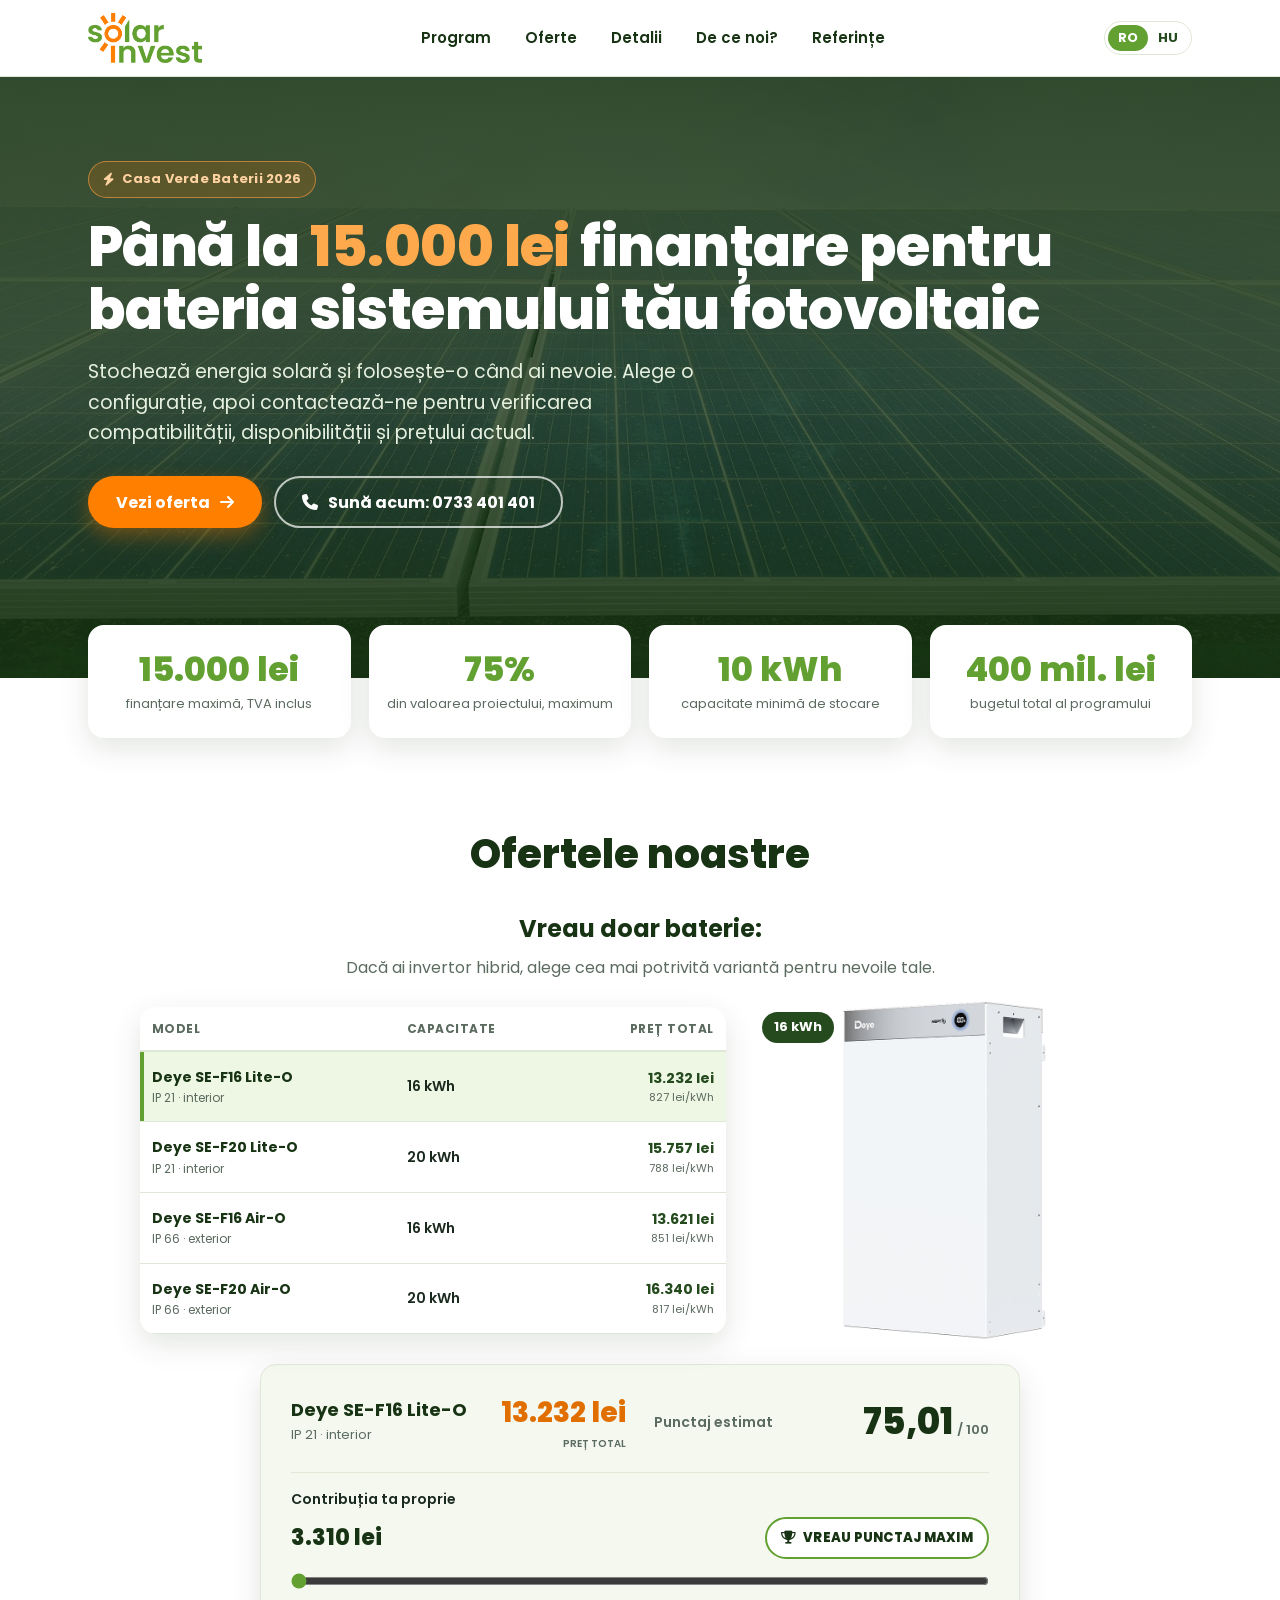
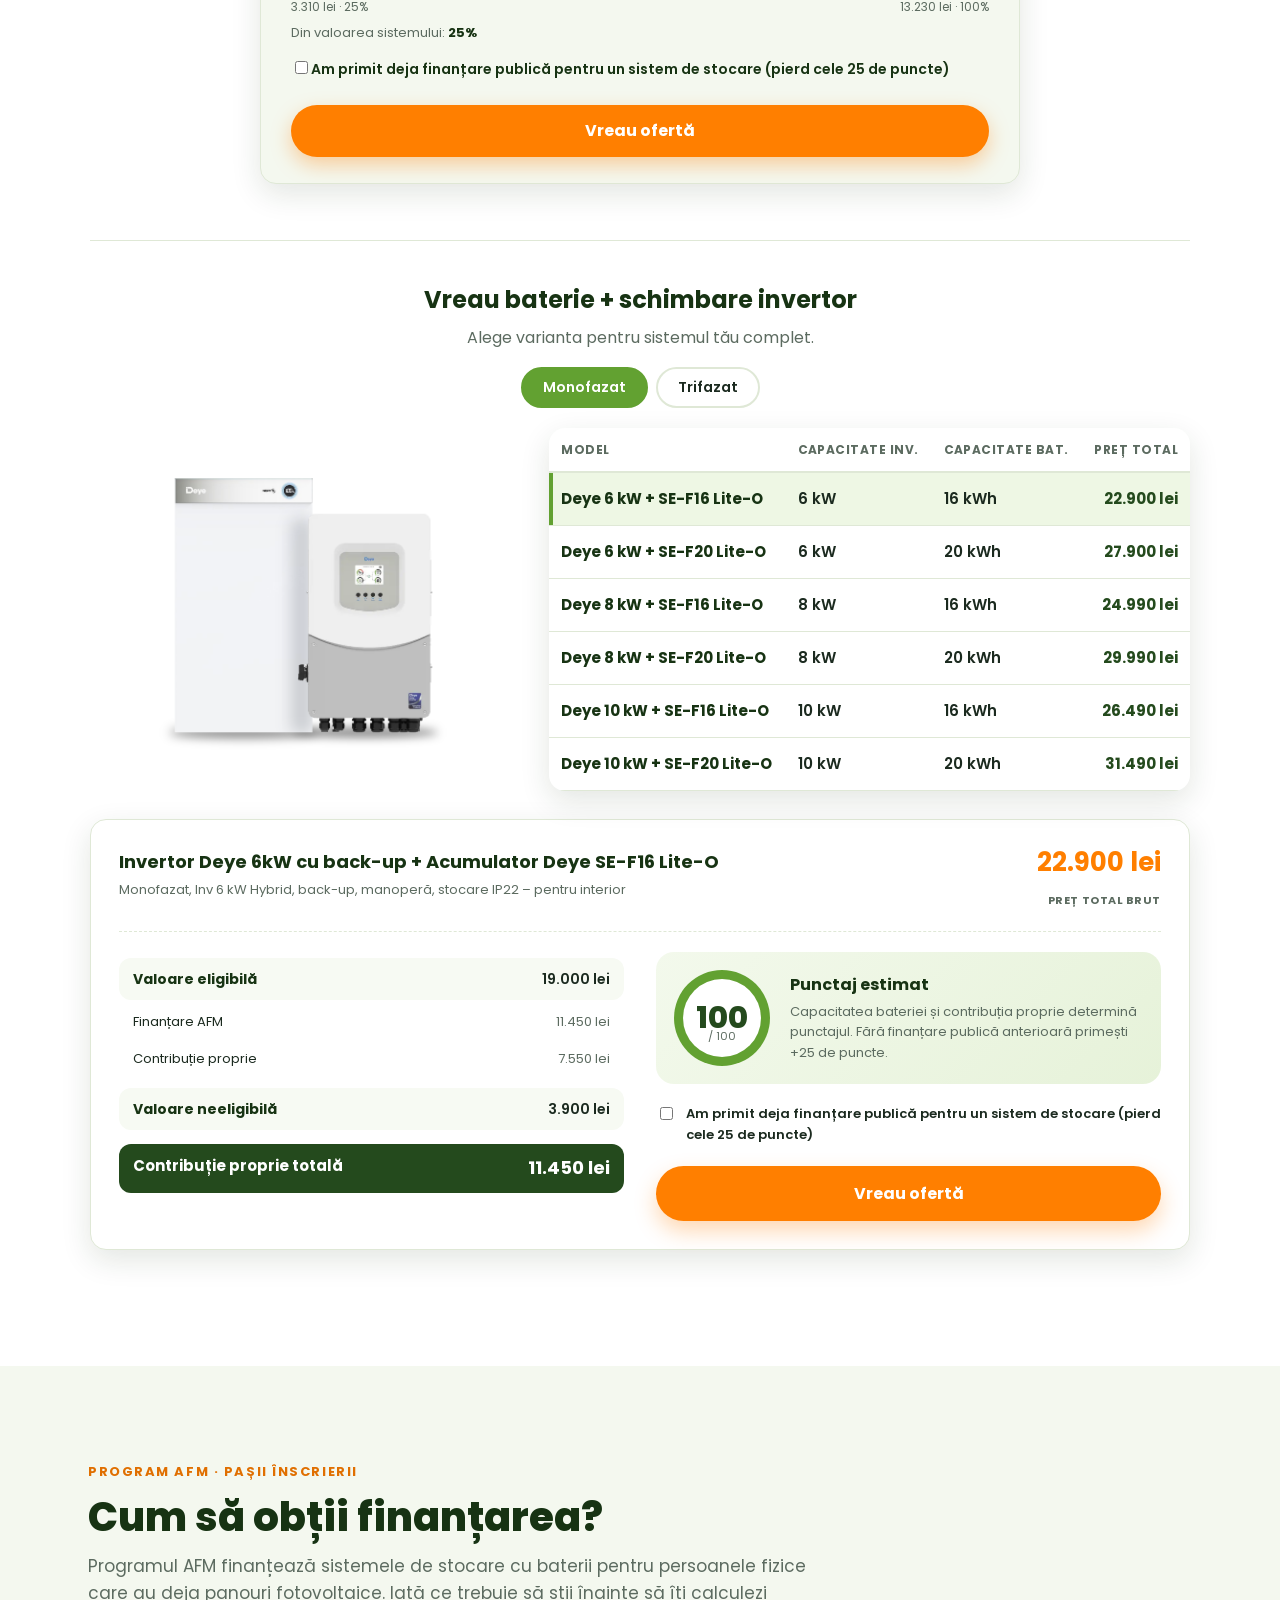
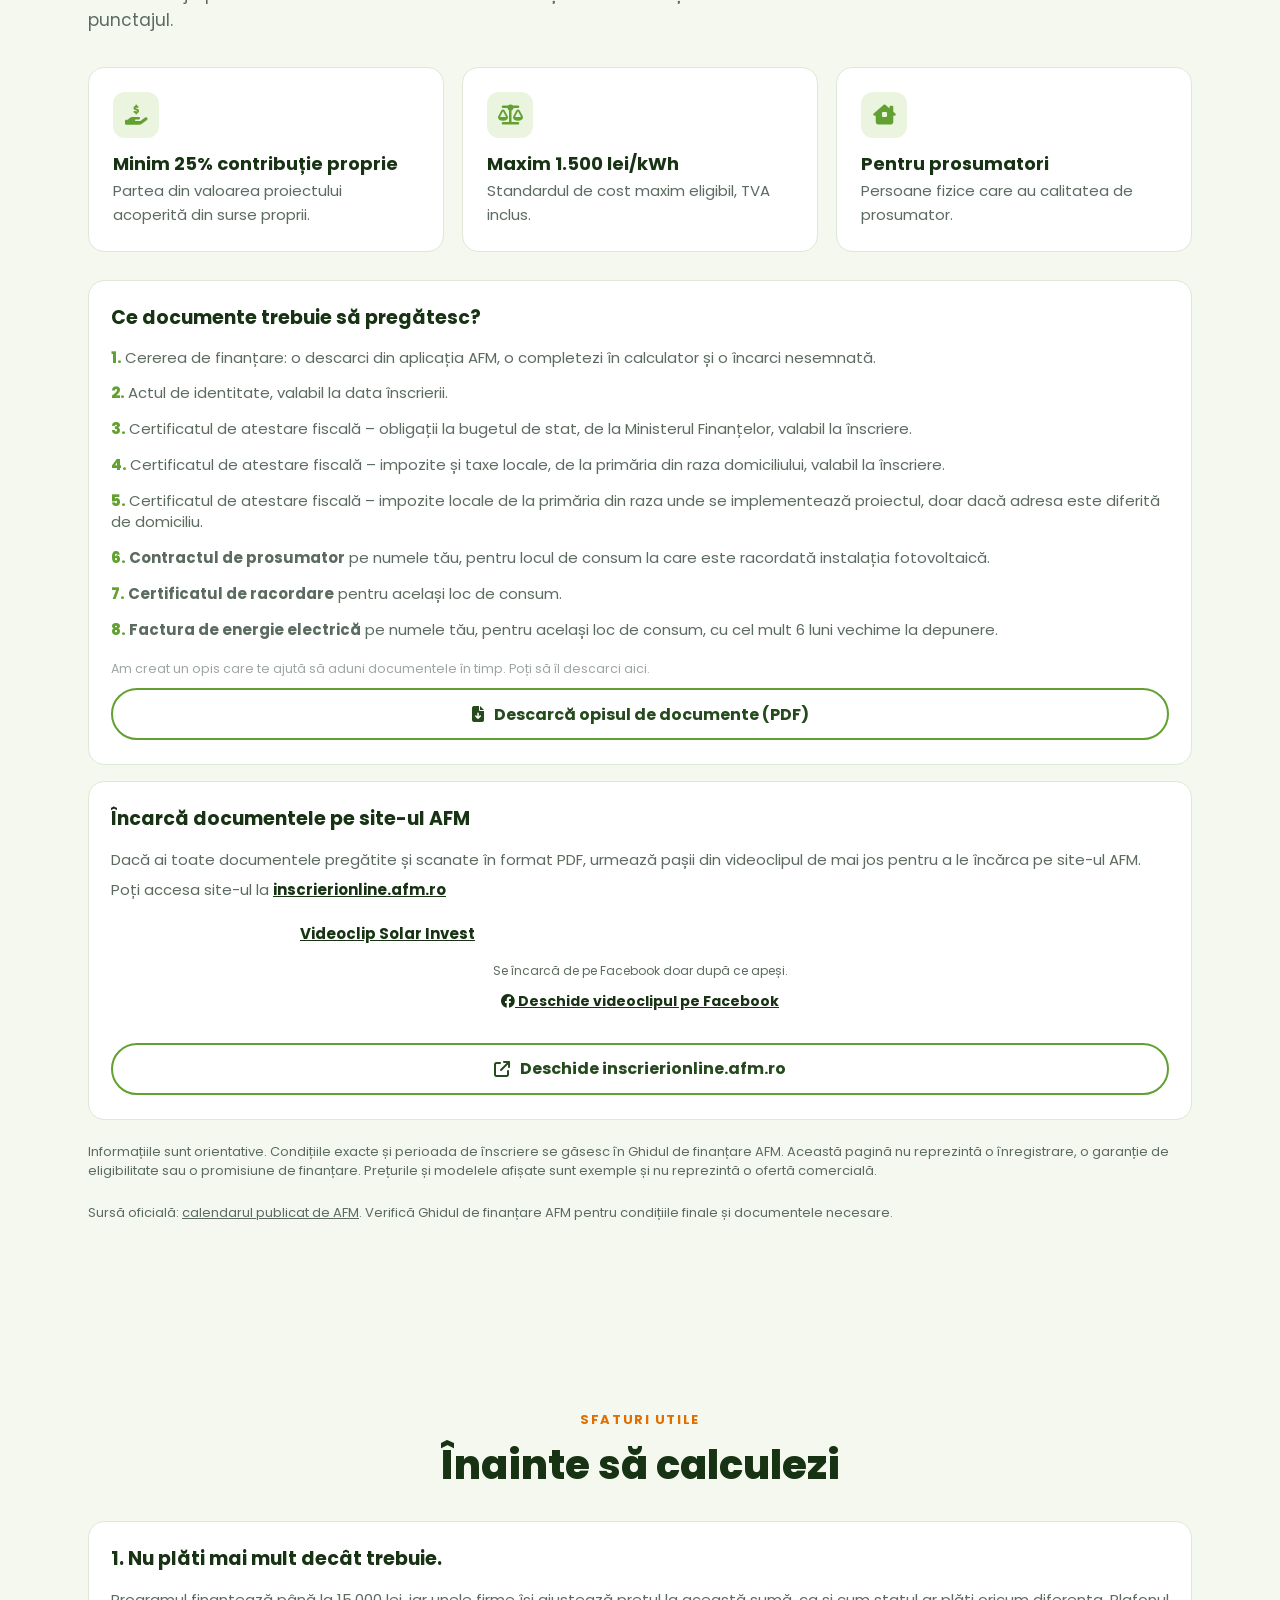
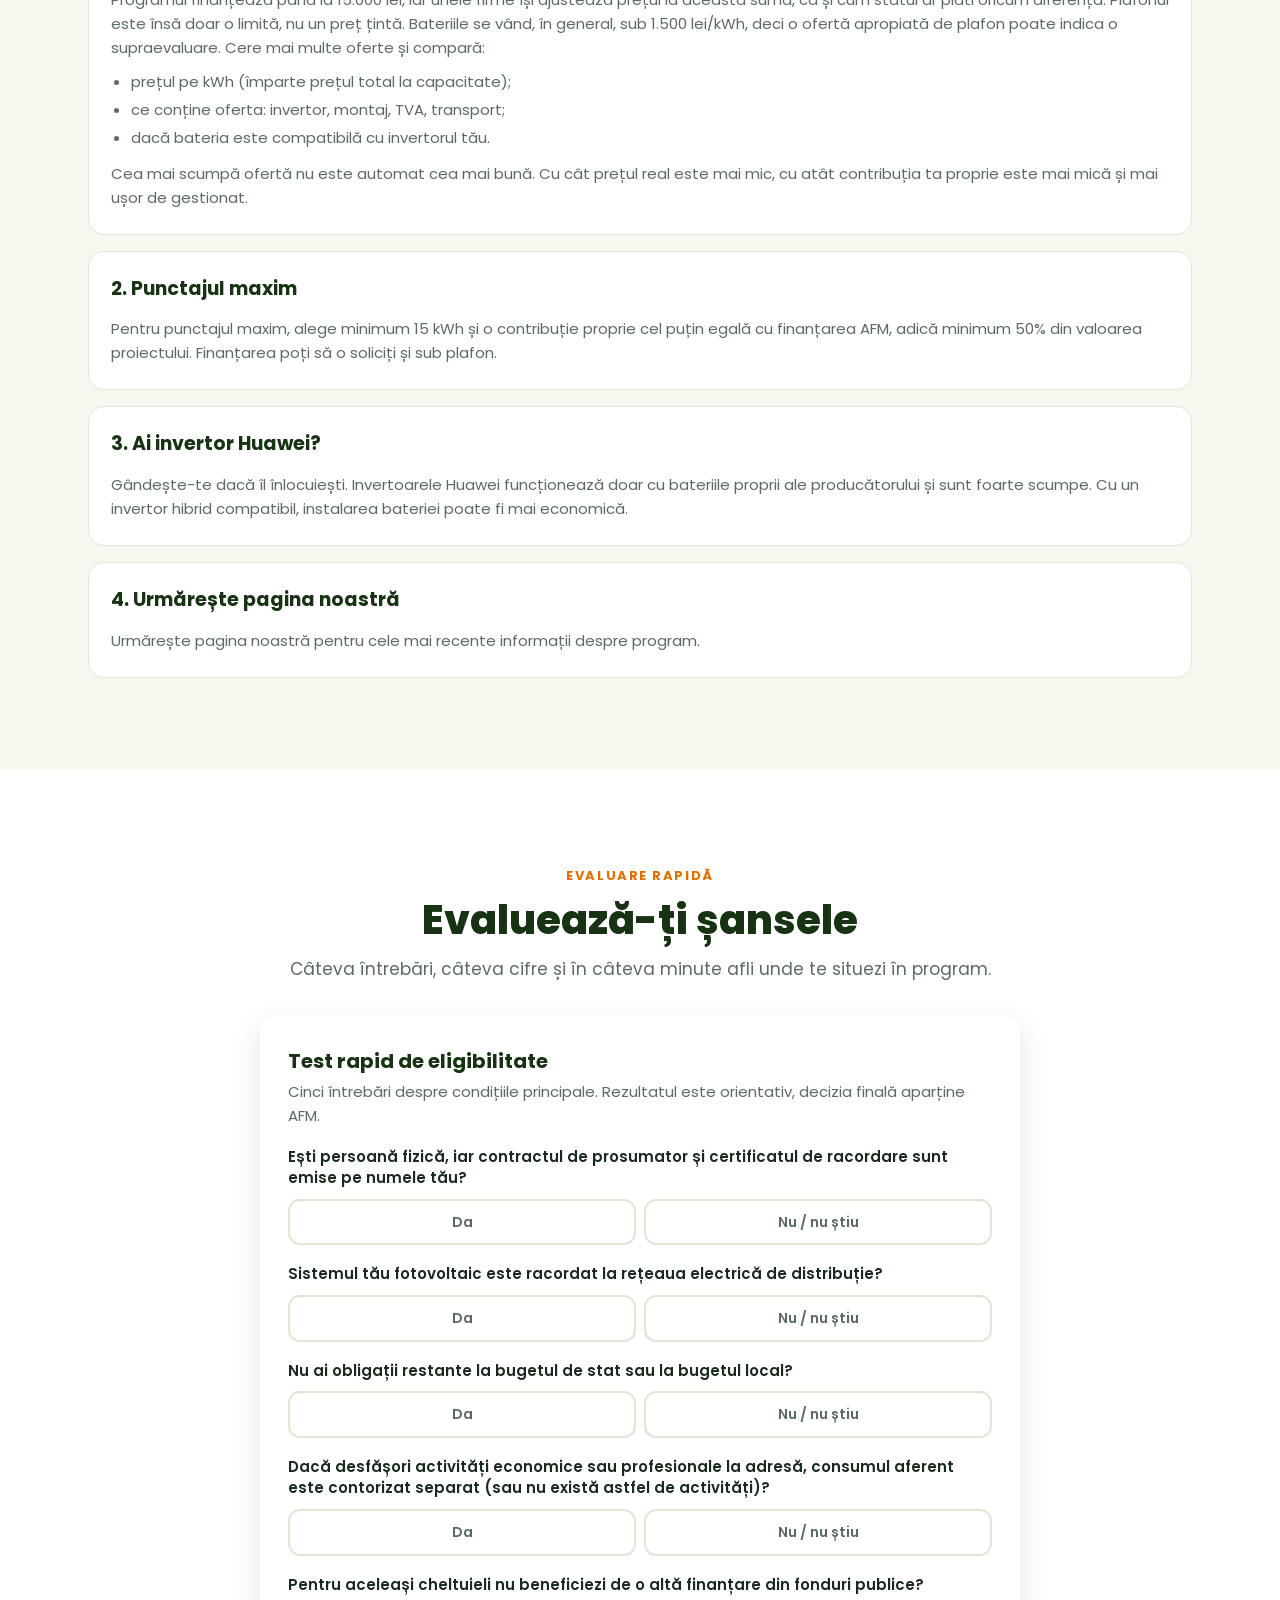
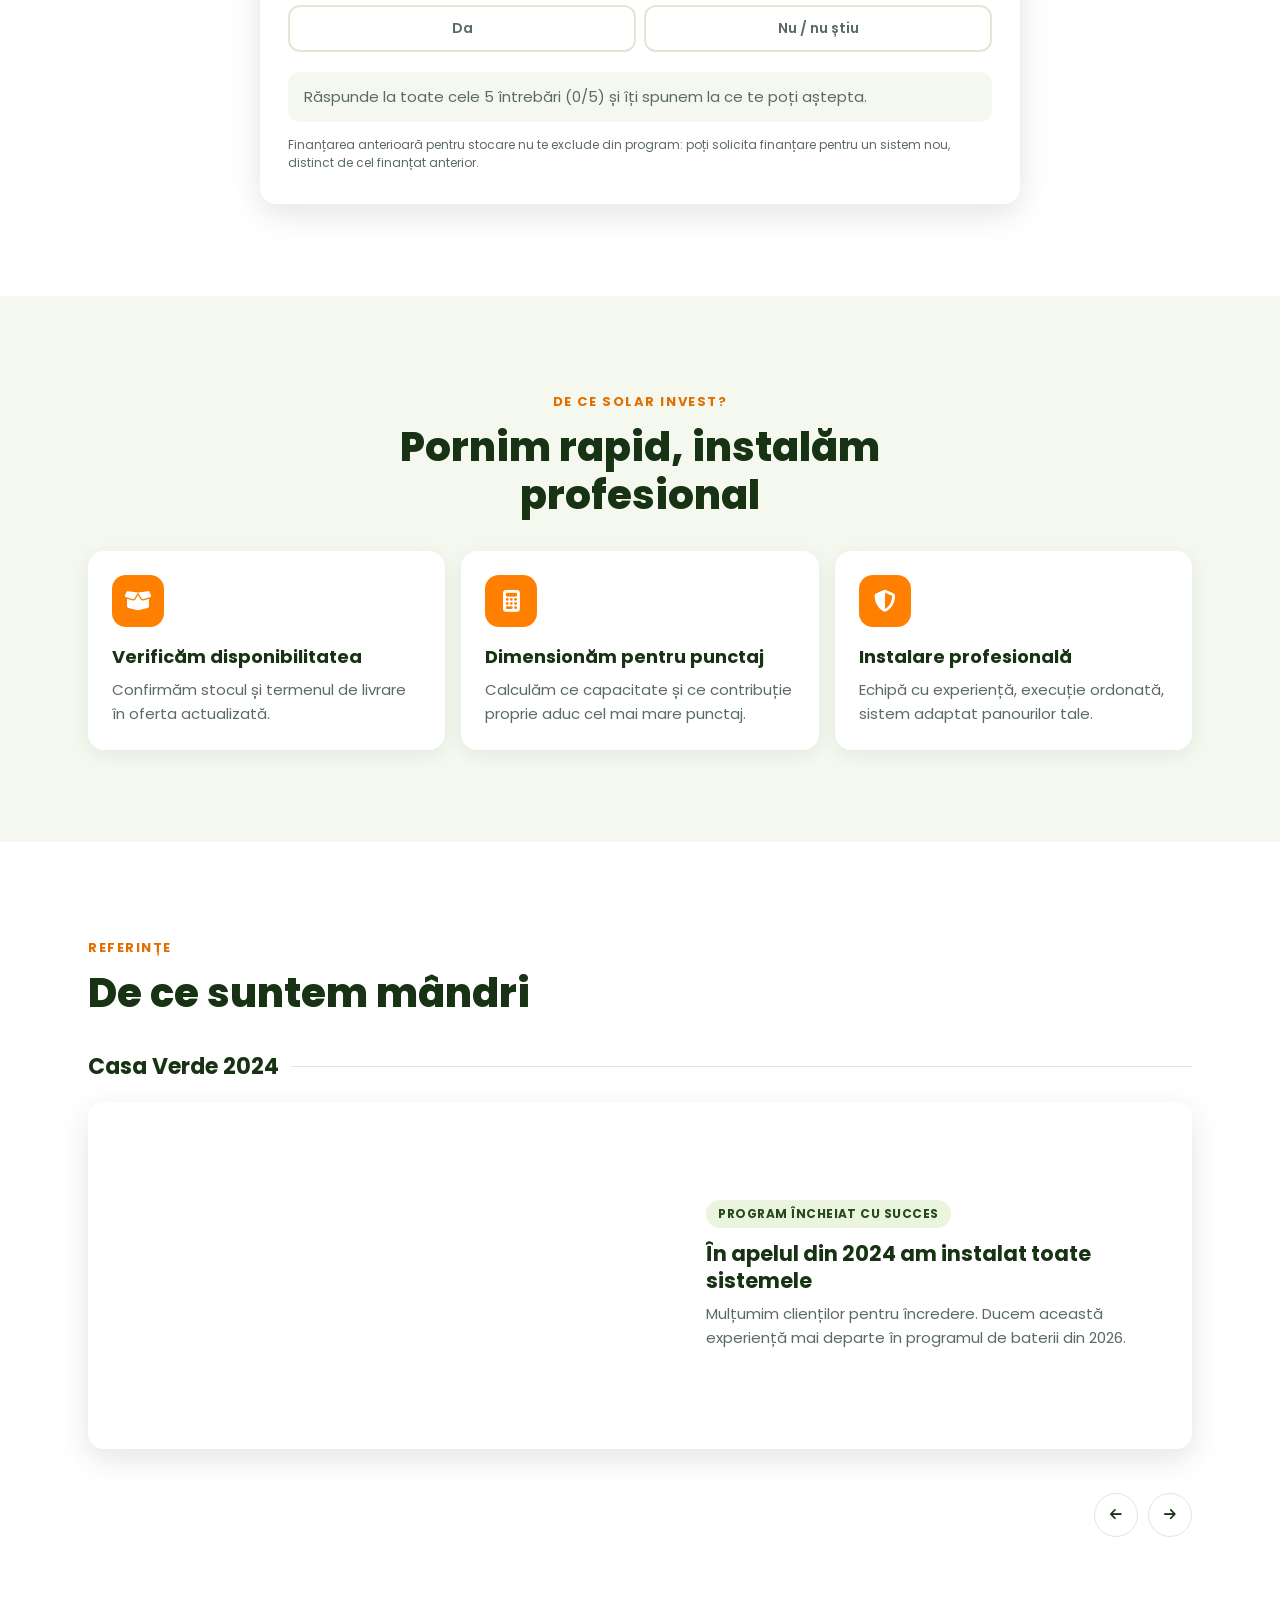
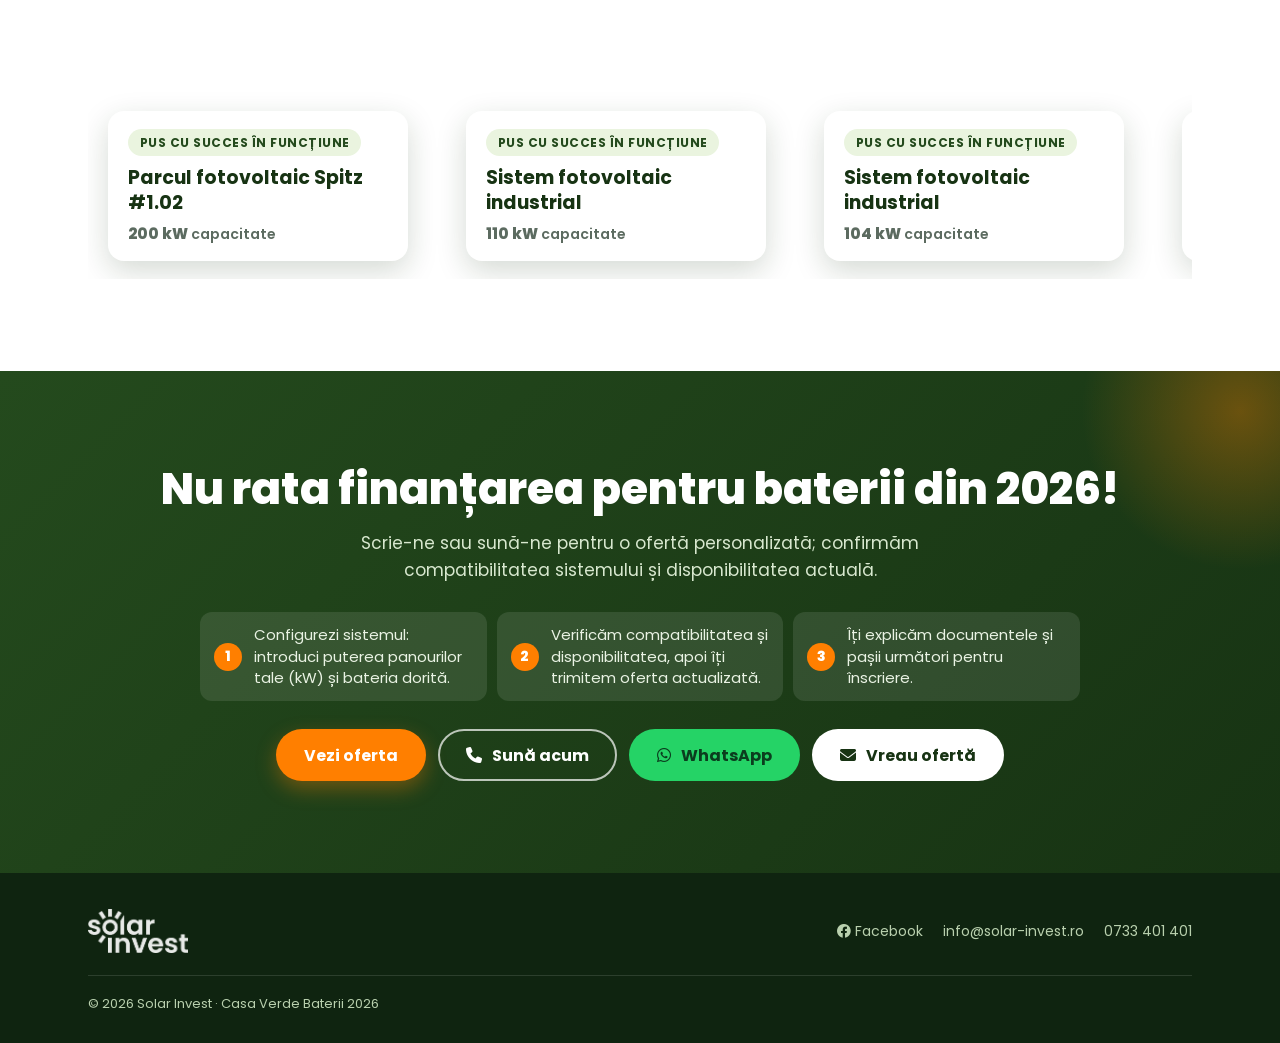
<file: index.html>
<!doctype html>
<html lang="ro">
<head>
  <meta charset="utf-8">
  <meta http-equiv="refresh" content="0; url=ro/index.html">
  <meta name="viewport" content="width=device-width, initial-scale=1">
  <title>Casa Verde Baterii 2026 | Solar Invest</title>
</head>
<body>
  <p><a href="ro/index.html">Română</a> · <a href="hu/index.html">Magyar</a></p>
</body>
</html>
</file>
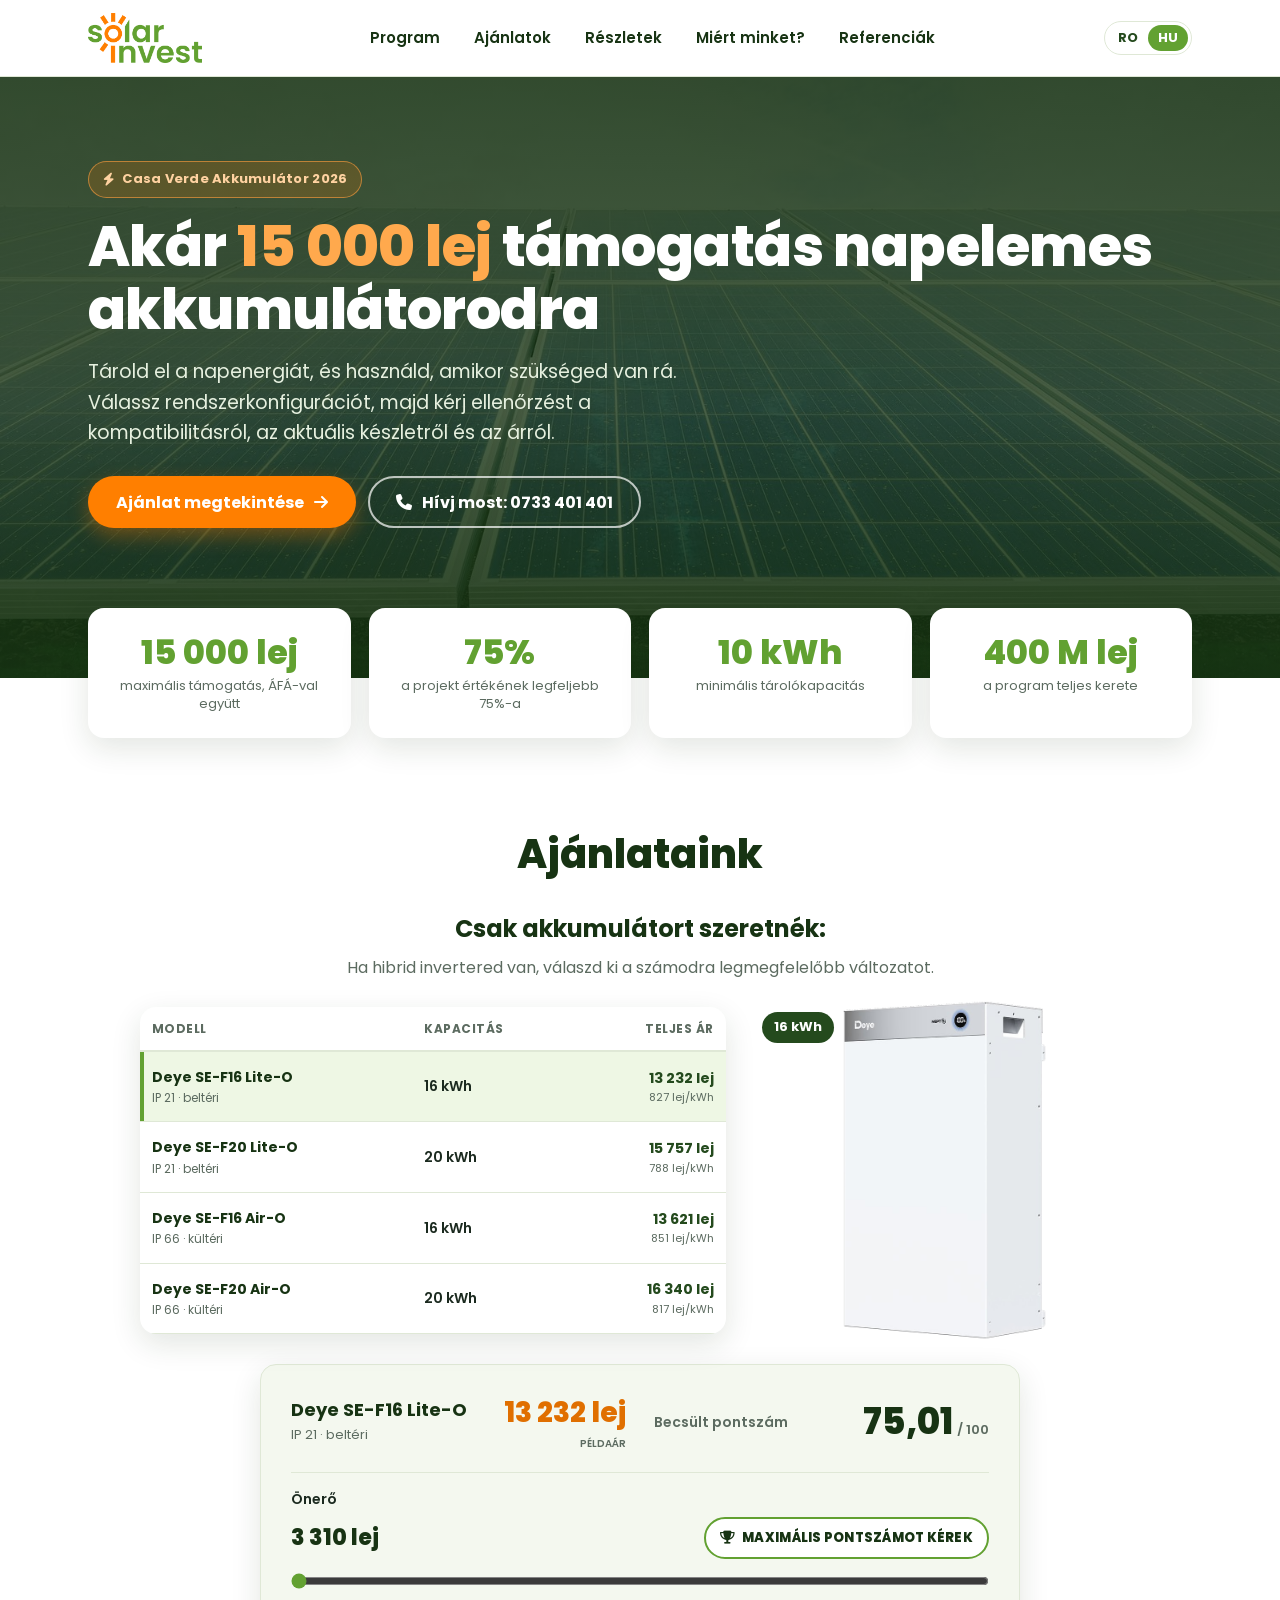
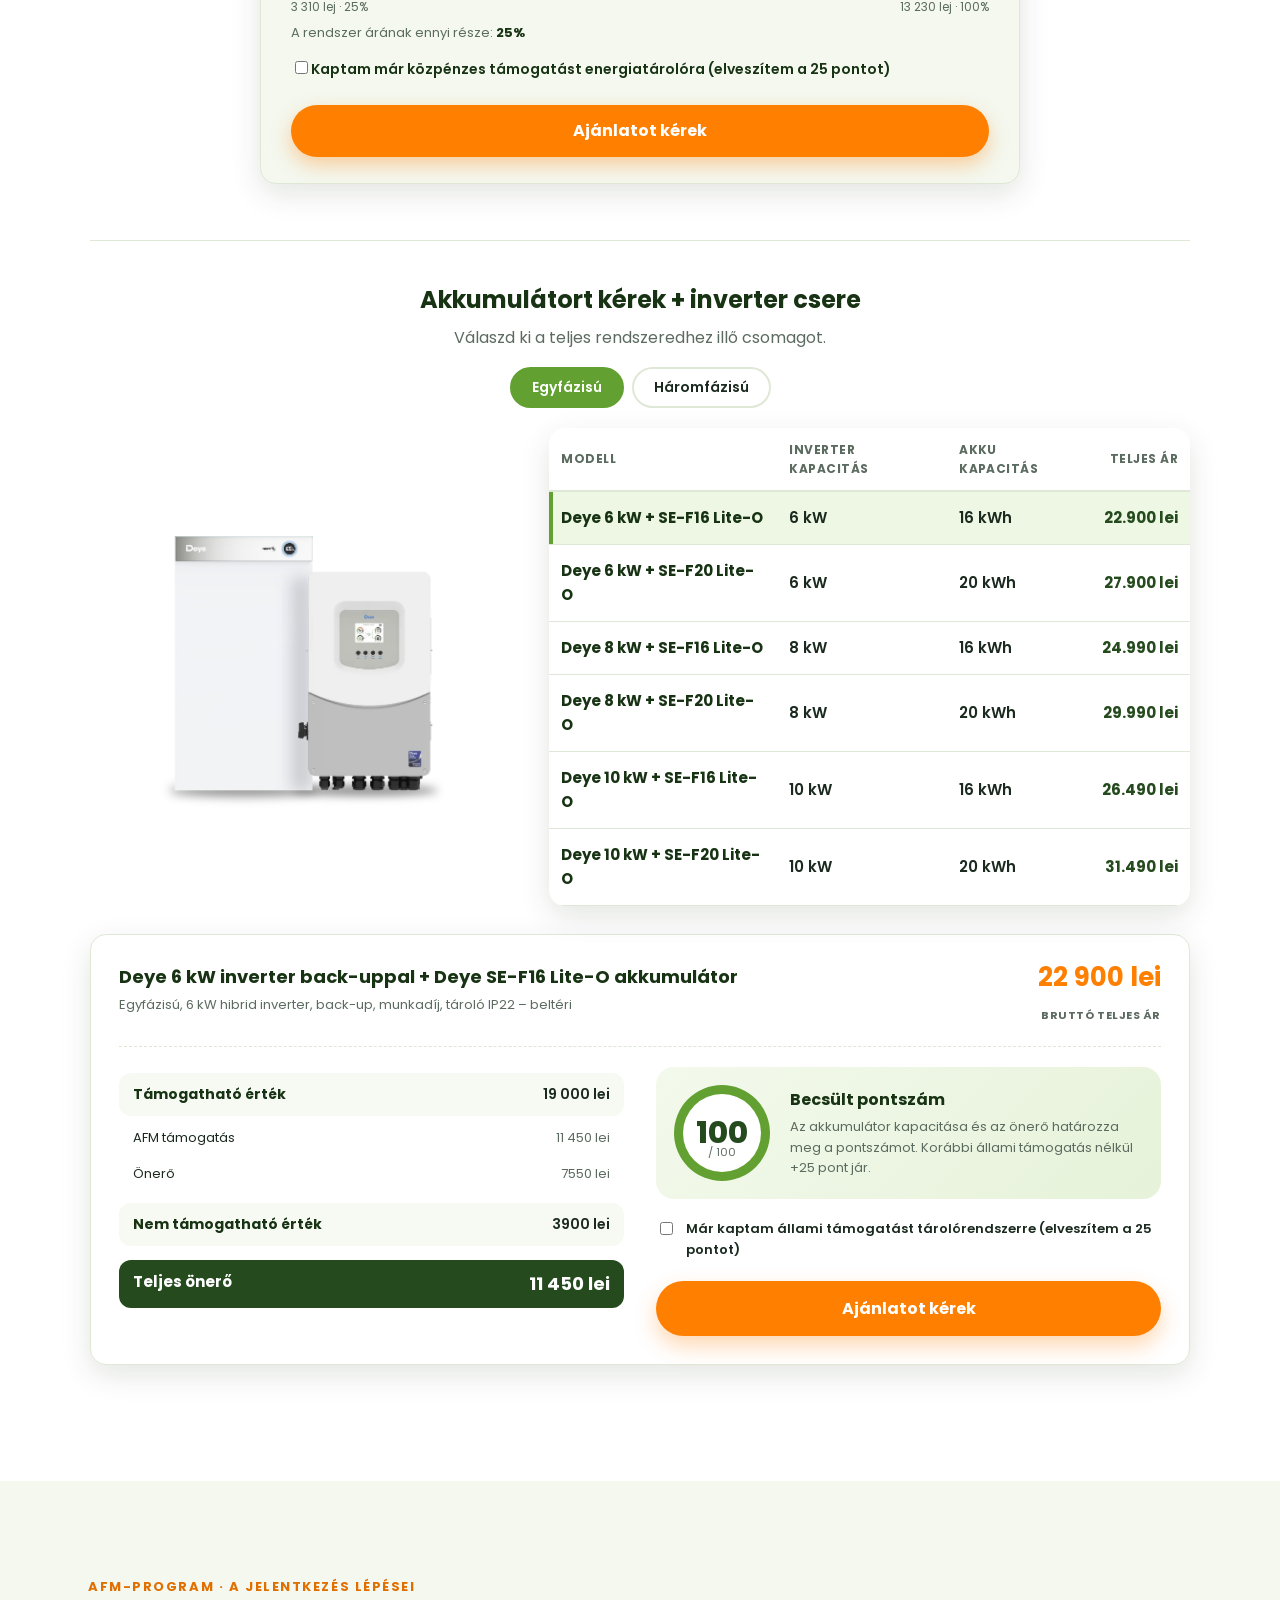
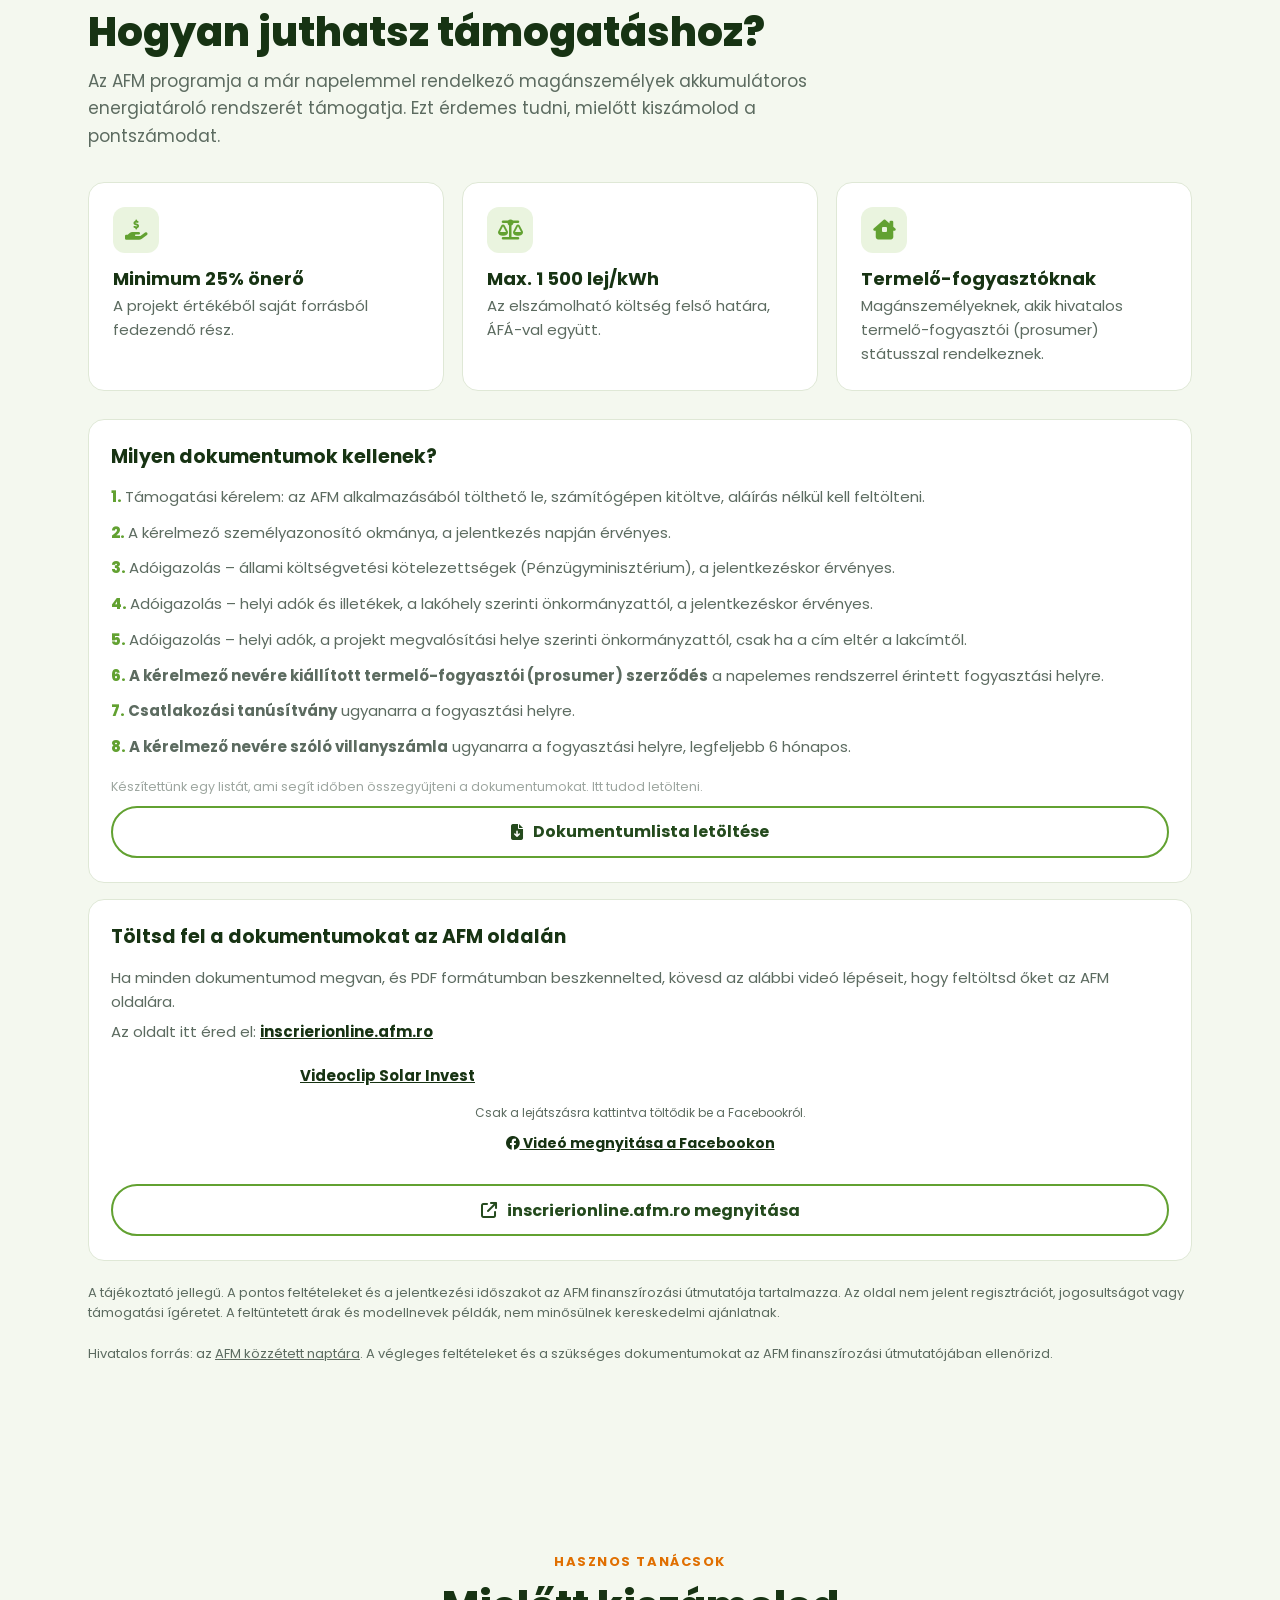
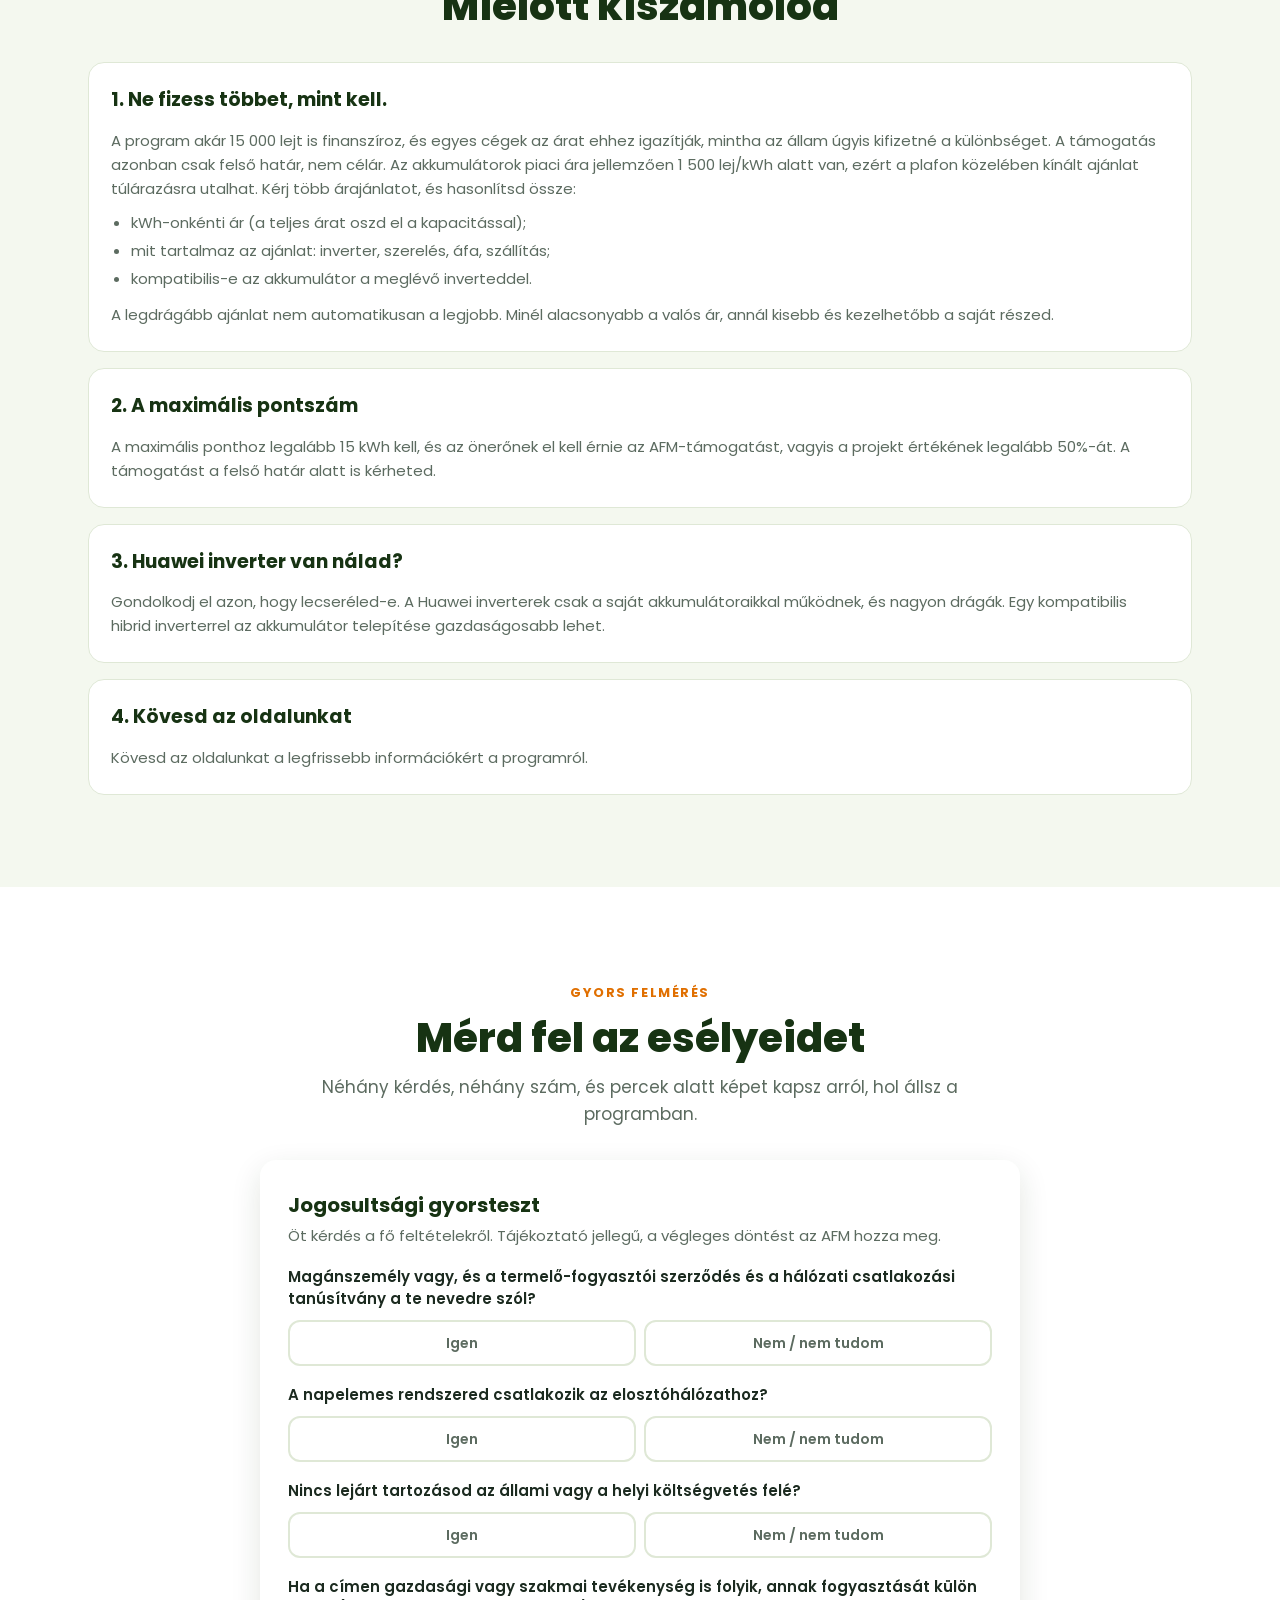
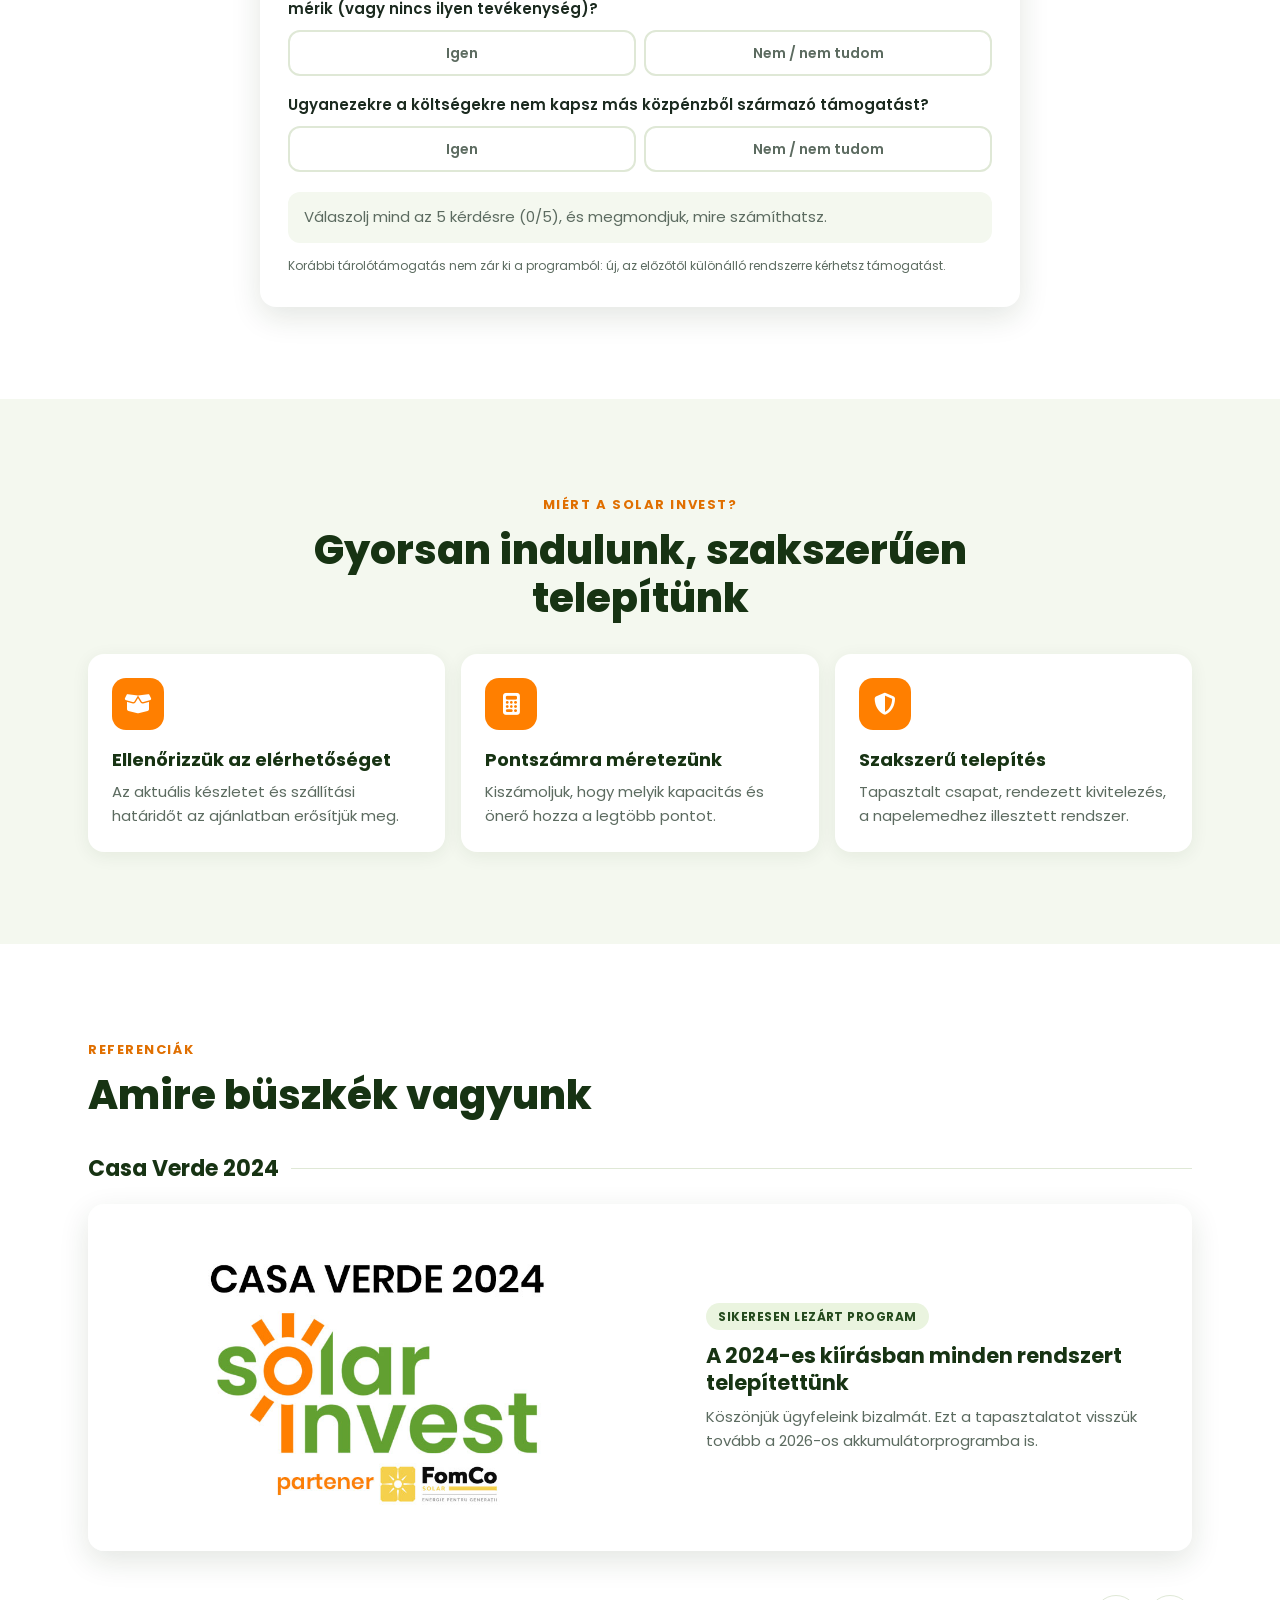
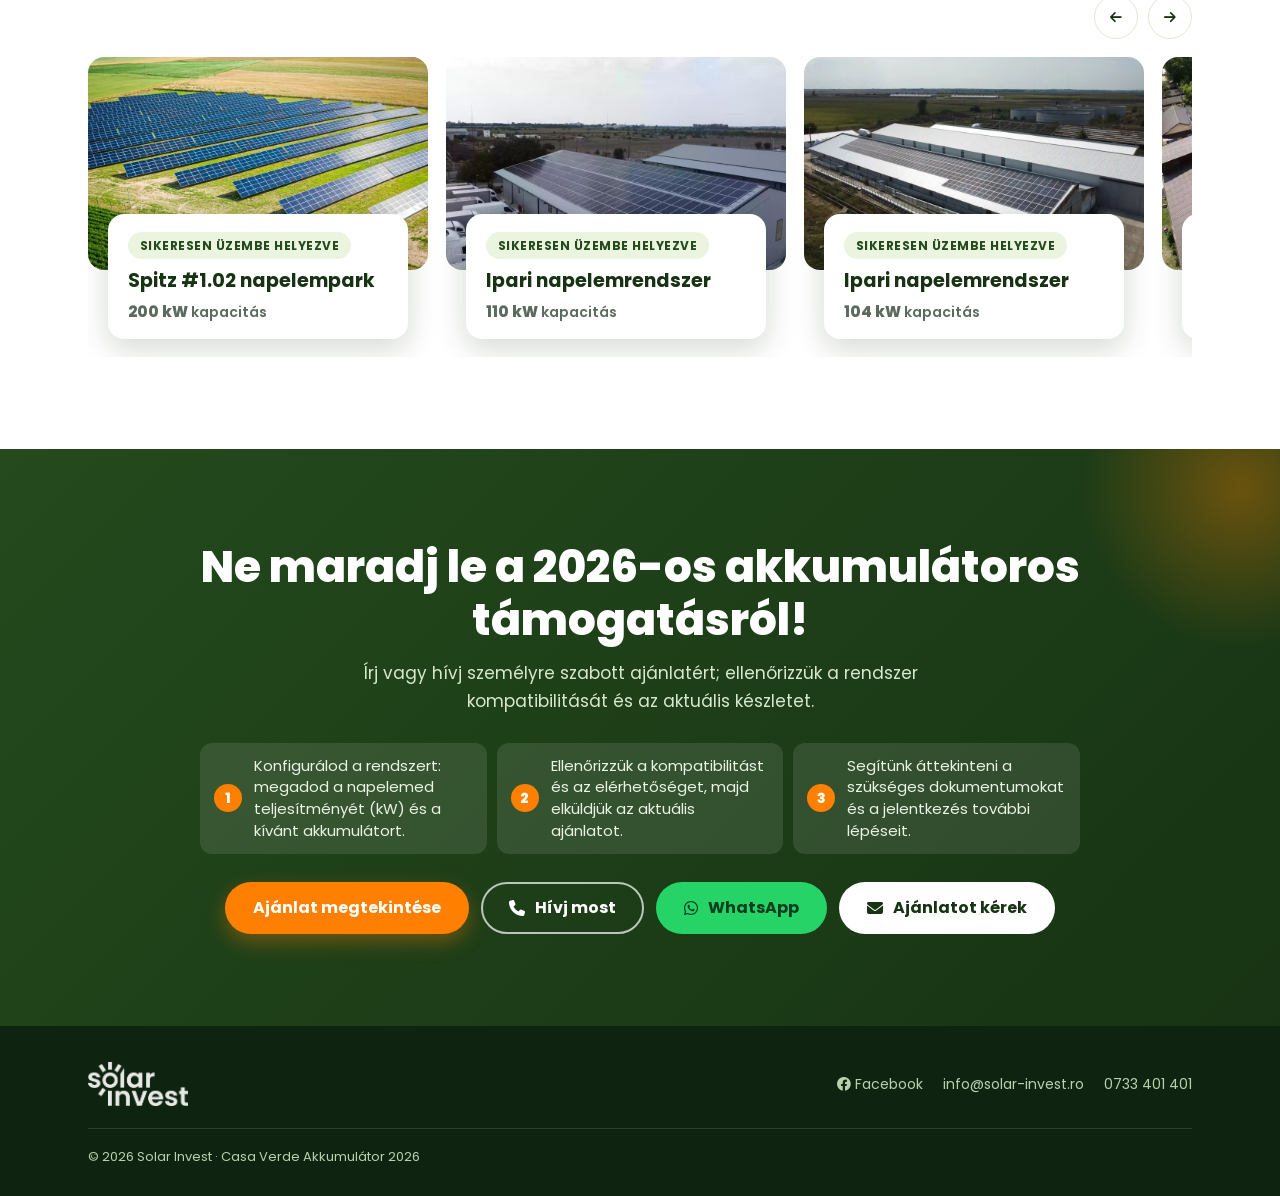
<file: hu/index.html>
<!DOCTYPE html>
<html lang="hu">
<head>
    <meta charset="utf-8">
    <meta name="viewport" content="width=device-width, initial-scale=1">
    <title>Casa Verde Akkumulátor 2026 – akár 15 000 lej támogatás | Solar Invest</title>
    <meta name="description" content="Casa Verde Akkumulátor 2026: információk a legfeljebb 15 000 lejes AFM-támogatásról, feltételekről és jelentkezésről. Ellenőrizd a hivatalos útmutatót, és kérj aktuális ajánlatot a Solar Investtől.">
    <meta property="og:type" content="website">
    <meta property="og:title" content="Casa Verde Akkumulátor 2026 – akár 15 000 lej támogatás">
    <meta property="og:description" content="Ismerd meg a Casa Verde Akkumulátor 2026 feltételeit, és egyeztess a Solar Investtel a kompatibilis megoldásról és az aktuális elérhetőségről.">
    <meta property="og:image" content="../assets/img/hero.jpg">
    <meta name="theme-color" content="#173313">
    <link rel="icon" href="../assets/img/logo/prlogo.png">
    <link rel="alternate" hreflang="ro" href="../ro/index.html">
    <link rel="stylesheet" href="../assets/css/fontawesome.min.css">
    <link rel="stylesheet" href="../assets/css/casa-verde-2026.css?v=20261119y">
    <script src="../assets/js/casa-verde-2026.js?v=20261117e" defer></script>
    <script src="../assets/js/pachet.js?v=2" defer></script>
</head>
<!--
    FUNKCIÓK BE- ÉS KIKAPCSOLÁSA (mindkét nyelvi fájlban ugyanígy állítsd: hu/index.html és ro/index.html)

    A <body> data-features attribútuma a bekapcsolt funkciók szóközzel elválasztott listája.
    Kikapcsolás: töröld a funkció nevét a listából. Bekapcsolás: írd be a nevét.

      countdown    jelentkezési visszaszámláló a hero-ban (dátumok: .countdown data-start / data-end)
      eligibility  jogosultsági gyorsteszt
      calculator   pontszámkalkulátor
      flux         solar-flux konfigurátor gombok és a 3 lépéses leírás

    A solar-flux konfigurátor aktív. A JS az ajánlatkérő linkekhez automatikusan
    hozzáteszi a kiválasztott akkumulátor és a számítás adatait.
    Kikapcsolásához töröld a "flux" szót a data-features listából; ekkor a mobil sávban
    az "Ajánlatot kérek" gomb jelenik meg helyette.

    Ha az eligibility és a calculator is ki van kapcsolva, a Kalkulátor szekció és a menüpont is eltűnik.
    CSS vagy JS módosítása után növeld a ?v= értéket a fejlécben, hogy a böngésző az újat töltse be.
-->
<body data-features="countdown eligibility calculator flux">
    <a class="skip-link" href="#program">Ugrás a tartalomhoz</a>

    <header class="site-header">
        <div class="container">
            <div class="header-inner">
                <a class="brand" href="index.html" aria-label="Solar Invest – kezdőlap"><img src="../assets/img/logo/prlogo.png" width="92" height="42" alt="Solar Invest"></a>
                <nav class="main-nav" aria-label="Fő navigáció">
                    <a href="#program">Program</a>
                    <a href="#oferte">Ajánlatok</a>
                    <a href="#detalii">Részletek</a>
                    <a href="#miert-mi">Miért minket?</a>
                    <a href="#referenciak">Referenciák</a>
                </nav>
                <div class="header-actions">
                    <div class="lang-switch" role="group" aria-label="Nyelv">
                        <a href="../ro/index.html" lang="ro" hreflang="ro">RO</a>
                        <a href="index.html" lang="hu" hreflang="hu" aria-current="page">HU</a>
                    </div>
                </div>
            </div>
        </div>
    </header>

    <main>
        <section class="hero" id="program">
            <div class="container hero-inner">
                <span class="badge"><i class="fa-solid fa-bolt"></i> Casa Verde Akkumulátor 2026</span>
                <h1>Akár <em>15 000 lej</em> támogatás napelemes akkumulátorodra</h1>
                <p class="hero-lead">Tárold el a napenergiát, és használd, amikor szükséged van rá. Válassz rendszerkonfigurációt, majd kérj ellenőrzést a kompatibilitásról, az aktuális készletről és az árról.</p>
                <div class="countdown" data-feature="countdown" hidden data-start="2026-11-20T10:00:00+02:00" data-end="2026-11-25T23:59:00+02:00" data-t-before="A jelentkezés indulásáig" data-t-during="A jelentkezés zárásáig">
                    <p class="countdown-title">A jelentkezés indulásáig</p>
                    <div class="countdown-grid">
                        <div><b data-cd="d">0</b><span>nap</span></div>
                        <div><b data-cd="h">00</b><span>óra</span></div>
                        <div><b data-cd="m">00</b><span>perc</span></div>
                        <div><b data-cd="s">00</b><span>mp</span></div>
                    </div>
                    <p class="countdown-range">Magánszemélyek jelentkezése: nov. 20. 10:00 – nov. 25. 23:59</p>
                </div>
                <div class="hero-actions">
                    <a class="btn btn-primary" data-feature="flux" href="#oferte">Ajánlat megtekintése <i class="fa-solid fa-arrow-right"></i></a>
                    <a class="btn btn-ghost" href="tel:+40733401401"><i class="fa-solid fa-phone"></i> Hívj most: 0733 401 401</a>
                </div>
            </div>
            <section class="stats" aria-label="A program számokban">
                <div class="container">
                    <div class="stats-grid">
                        <div class="stat"><strong>15 000 lej</strong><span>maximális támogatás, ÁFÁ-val együtt</span></div>
                        <div class="stat"><strong>75%</strong><span>a projekt értékének legfeljebb 75%-a</span></div>
                        <div class="stat"><strong>10 kWh</strong><span>minimális tárolókapacitás</span></div>
                        <div class="stat"><strong>400 M lej</strong><span>a program teljes kerete</span></div>
                    </div>
                </div>
            </section>
        </section>

        <section class="battery-showcase section section-alt" id="oferte">
            <div class="container">
                <div class="section-head center">
                    <h2>Ajánlataink</h2>
                </div>
                <div class="battery-pick">
                    <div class="battery-pick-intro">
                        <h3>Csak akkumulátort szeretnék:</h3>
                        <p>Ha hibrid invertered van, válaszd ki a számodra legmegfelelőbb változatot.</p>
                    </div>
                    <div class="battery-pick-grid">
                        <div class="battery-pick-table-wrap">
                            <table class="battery-pick-table" aria-label="Válassz akkumulátort">
                                <thead><tr><th>Modell</th><th>Kapacitás</th><th class="r">Teljes ár</th></tr></thead>
                                <tbody>
                                <tr class="battery-pick-row is-active" data-battery-option data-model="Deye SE-F16 Lite-O" data-type="IP 21 · beltéri" data-kwh="16" data-price="13232" aria-pressed="true" tabindex="0">
                                    <td><span class="battery-pick-name">Deye SE-F16 Lite-O</span><span class="battery-pick-type">IP 21 · beltéri</span></td>
                                    <td class="battery-pick-kwh">16 kWh</td>
                                    <td class="r"><strong>13 232 lej</strong><small>827 lej/kWh</small></td>
                                </tr>
                                <tr class="battery-pick-row" data-battery-option data-model="Deye SE-F20 Lite-O" data-type="IP 21 · beltéri" data-kwh="20" data-price="15757" aria-pressed="false" tabindex="0">
                                    <td><span class="battery-pick-name">Deye SE-F20 Lite-O</span><span class="battery-pick-type">IP 21 · beltéri</span></td>
                                    <td class="battery-pick-kwh">20 kWh</td>
                                    <td class="r"><strong>15 757 lej</strong><small>788 lej/kWh</small></td>
                                </tr>
                                <tr class="battery-pick-row" data-battery-option data-model="Deye SE-F16 Air-O" data-type="IP 66 · kültéri" data-kwh="16" data-price="13621" aria-pressed="false" tabindex="0">
                                    <td><span class="battery-pick-name">Deye SE-F16 Air-O</span><span class="battery-pick-type">IP 66 · kültéri</span></td>
                                    <td class="battery-pick-kwh">16 kWh</td>
                                    <td class="r"><strong>13 621 lej</strong><small>851 lej/kWh</small></td>
                                </tr>
                                <tr class="battery-pick-row" data-battery-option data-model="Deye SE-F20 Air-O" data-type="IP 66 · kültéri" data-kwh="20" data-price="16340" aria-pressed="false" tabindex="0">
                                    <td><span class="battery-pick-name">Deye SE-F20 Air-O</span><span class="battery-pick-type">IP 66 · kültéri</span></td>
                                    <td class="battery-pick-kwh">20 kWh</td>
                                    <td class="r"><strong>16 340 lej</strong><small>817 lej/kWh</small></td>
                                </tr>
                                </tbody>
                            </table>
                        </div>
                        <div class="battery-pick-art">
                            <span class="battery-art"><img src="../assets/img/casa-verde/deye-nept-side.png" width="482" height="799" alt="Deye akkumulátor, illusztráció"></span>
                            <span class="battery-pick-label" data-selected-kwh>16 kWh</span>
                        </div>
                    </div>
                </div>
                <div class="battery-offer-summary" aria-live="polite">
                    <div class="selected-battery">
                        <div><h3 data-selected-model>LFP Modular 20</h3><p data-selected-type>LFP · moduláris, álló</p></div>
                        <strong><span data-selected-price>13 600 lej</span><small>példaár</small></strong>
                    </div>
                    <div class="battery-score-summary">
                        <span>Becsült pontszám</span>
                        <strong><output data-battery-score>75</output><small>/ 100</small></strong>
                    </div>
                    <div class="battery-own-control field">
                        <label for="calc-own">Önerő</label>
                        <div class="own-range-head"><div class="own-range-value"><output for="calc-own" data-own-value>3 400 lej</output></div><button class="btn-max-score" type="button" data-own-max-score><i class="fa-solid fa-trophy" aria-hidden="true"></i> Maximális pontszámot kérek</button></div>
                        <input id="calc-own" class="own-range" type="range" inputmode="numeric" min="3400" max="14090" step="10" value="3400" aria-label="Önerő lejben">
                        <div class="range-limits"><small data-own-min>3 400 lej · 25%</small><small data-own-max>13 232 lej · 100%</small></div>
                        <p class="own-share-label">A rendszer árának ennyi része: <strong data-own-share>25%</strong></p>
                        <label class="prior-funding"><input type="checkbox" data-prior-funding><span>Kaptam már közpénzes támogatást energiatárolóra (elveszítem a 25 pontot)</span></label>
                    </div>
                    <a class="btn btn-primary battery-select-cta" data-feature="flux" data-flux href="https://solarflux.solar-invest.ro/green-house-configurator">Ajánlatot kérek</a>
                </div>
                <div class="battery-pick pachet-pick" id="pachet">
                    <div class="battery-pick-intro">
                        <h3>Akkumulátort kérek + inverter csere</h3>
                        <p>Válaszd ki a teljes rendszeredhez illő csomagot.</p>
                        <div class="pk-phase" role="group">
                    <button class="on" data-phase="mono" type="button" aria-pressed="true">Egyfázisú</button>
                    <button data-phase="tri" type="button" aria-pressed="false">Háromfázisú</button>
                </div>
                    </div>
                    <div class="battery-pick-grid">
                        <div class="battery-pick-table-wrap">
                            <table class="battery-pick-table">
                                <thead><tr><th>Modell</th><th><span class="pk-d">Inverter kapacitás</span><span class="pk-m">Inverter / akku kapacitás</span></th><th>Akku kapacitás</th><th class="r">Teljes ár</th></tr></thead>
                                <tbody>
                                <tr class="battery-pick-row is-active" data-phase="mono" data-total="22900" data-batt="19000" data-kwh="16" data-inv="6" data-name="Deye 6 kW inverter back-uppal + Deye SE-F16 Lite-O akkumulátor" data-type="Egyfázisú, 6 kW hibrid inverter, back-up, munkadíj, tároló IP22 – beltéri" tabindex="0"><td><span class="battery-pick-name">Deye 6 kW + SE-F16 Lite-O</span></td><td class="battery-pick-kwh" data-bat="16 kWh">6 kW</td><td class="battery-pick-kwh">16 kWh</td><td class="r"><strong>22.900 lei</strong></td></tr>
                                <tr class="battery-pick-row" data-phase="mono" data-total="27900" data-batt="24000" data-kwh="20" data-inv="6" data-name="Deye 6 kW inverter back-uppal + Deye SE-F20 Lite-O akkumulátor" data-type="Egyfázisú, 6 kW hibrid inverter, back-up, munkadíj, tároló IP22 – beltéri" tabindex="0"><td><span class="battery-pick-name">Deye 6 kW + SE-F20 Lite-O</span></td><td class="battery-pick-kwh" data-bat="20 kWh">6 kW</td><td class="battery-pick-kwh">20 kWh</td><td class="r"><strong>27.900 lei</strong></td></tr>
                                <tr class="battery-pick-row" data-phase="mono" data-total="24990" data-batt="19000" data-kwh="16" data-inv="8" data-name="Deye 8 kW inverter back-uppal + Deye SE-F16 Lite-O akkumulátor" data-type="Egyfázisú, 8 kW hibrid inverter, back-up, munkadíj, tároló IP22 – beltéri" tabindex="0"><td><span class="battery-pick-name">Deye 8 kW + SE-F16 Lite-O</span></td><td class="battery-pick-kwh" data-bat="16 kWh">8 kW</td><td class="battery-pick-kwh">16 kWh</td><td class="r"><strong>24.990 lei</strong></td></tr>
                                <tr class="battery-pick-row" data-phase="mono" data-total="29990" data-batt="24000" data-kwh="20" data-inv="8" data-name="Deye 8 kW inverter back-uppal + Deye SE-F20 Lite-O akkumulátor" data-type="Egyfázisú, 8 kW hibrid inverter, back-up, munkadíj, tároló IP22 – beltéri" tabindex="0"><td><span class="battery-pick-name">Deye 8 kW + SE-F20 Lite-O</span></td><td class="battery-pick-kwh" data-bat="20 kWh">8 kW</td><td class="battery-pick-kwh">20 kWh</td><td class="r"><strong>29.990 lei</strong></td></tr>
                                <tr class="battery-pick-row" data-phase="mono" data-total="26490" data-batt="19000" data-kwh="16" data-inv="10" data-name="Deye 10 kW inverter back-uppal + Deye SE-F16 Lite-O akkumulátor" data-type="Egyfázisú, 10 kW hibrid inverter, back-up, munkadíj, tároló IP22 – beltéri" tabindex="0"><td><span class="battery-pick-name">Deye 10 kW + SE-F16 Lite-O</span></td><td class="battery-pick-kwh" data-bat="16 kWh">10 kW</td><td class="battery-pick-kwh">16 kWh</td><td class="r"><strong>26.490 lei</strong></td></tr>
                                <tr class="battery-pick-row" data-phase="mono" data-total="31490" data-batt="24000" data-kwh="20" data-inv="10" data-name="Deye 10 kW inverter back-uppal + Deye SE-F20 Lite-O akkumulátor" data-type="Egyfázisú, 10 kW hibrid inverter, back-up, munkadíj, tároló IP22 – beltéri" tabindex="0"><td><span class="battery-pick-name">Deye 10 kW + SE-F20 Lite-O</span></td><td class="battery-pick-kwh" data-bat="20 kWh">10 kW</td><td class="battery-pick-kwh">20 kWh</td><td class="r"><strong>31.490 lei</strong></td></tr>
                                <tr class="battery-pick-row" hidden data-phase="tri" data-total="26290" data-batt="19000" data-kwh="16" data-inv="6" data-name="Deye 6 kW háromfázisú inverter back-uppal + Deye SE-F16 Lite-O akkumulátor" data-type="Háromfázisú, 6 kW hibrid inverter, back-up, munkadíj, tároló IP22 – beltéri" tabindex="0"><td><span class="battery-pick-name">Deye 6 kW + SE-F16 Lite-O</span></td><td class="battery-pick-kwh" data-bat="16 kWh">6 kW</td><td class="battery-pick-kwh">16 kWh</td><td class="r"><strong>26.290 lei</strong></td></tr>
                                <tr class="battery-pick-row" hidden data-phase="tri" data-total="31290" data-batt="24000" data-kwh="20" data-inv="6" data-name="Deye 6 kW háromfázisú inverter back-uppal + Deye SE-F20 Lite-O akkumulátor" data-type="Háromfázisú, 6 kW hibrid inverter, back-up, munkadíj, tároló IP22 – beltéri" tabindex="0"><td><span class="battery-pick-name">Deye 6 kW + SE-F20 Lite-O</span></td><td class="battery-pick-kwh" data-bat="20 kWh">6 kW</td><td class="battery-pick-kwh">20 kWh</td><td class="r"><strong>31.290 lei</strong></td></tr>
                                <tr class="battery-pick-row" hidden data-phase="tri" data-total="26650" data-batt="19000" data-kwh="16" data-inv="8" data-name="Deye 8 kW háromfázisú inverter back-uppal + Deye SE-F16 Lite-O akkumulátor" data-type="Háromfázisú, 8 kW hibrid inverter, back-up, munkadíj, tároló IP22 – beltéri" tabindex="0"><td><span class="battery-pick-name">Deye 8 kW + SE-F16 Lite-O</span></td><td class="battery-pick-kwh" data-bat="16 kWh">8 kW</td><td class="battery-pick-kwh">16 kWh</td><td class="r"><strong>26.650 lei</strong></td></tr>
                                <tr class="battery-pick-row" hidden data-phase="tri" data-total="31650" data-batt="24000" data-kwh="20" data-inv="8" data-name="Deye 8 kW háromfázisú inverter back-uppal + Deye SE-F20 Lite-O akkumulátor" data-type="Háromfázisú, 8 kW hibrid inverter, back-up, munkadíj, tároló IP22 – beltéri" tabindex="0"><td><span class="battery-pick-name">Deye 8 kW + SE-F20 Lite-O</span></td><td class="battery-pick-kwh" data-bat="20 kWh">8 kW</td><td class="battery-pick-kwh">20 kWh</td><td class="r"><strong>31.650 lei</strong></td></tr>
                                <tr class="battery-pick-row" hidden data-phase="tri" data-total="27040" data-batt="19000" data-kwh="16" data-inv="10" data-name="Deye 10 kW háromfázisú inverter back-uppal + Deye SE-F16 Lite-O akkumulátor" data-type="Háromfázisú, 10 kW hibrid inverter, back-up, munkadíj, tároló IP22 – beltéri" tabindex="0"><td><span class="battery-pick-name">Deye 10 kW + SE-F16 Lite-O</span></td><td class="battery-pick-kwh" data-bat="16 kWh">10 kW</td><td class="battery-pick-kwh">16 kWh</td><td class="r"><strong>27.040 lei</strong></td></tr>
                                <tr class="battery-pick-row" hidden data-phase="tri" data-total="32040" data-batt="24000" data-kwh="20" data-inv="10" data-name="Deye 10 kW háromfázisú inverter back-uppal + Deye SE-F20 Lite-O akkumulátor" data-type="Háromfázisú, 10 kW hibrid inverter, back-up, munkadíj, tároló IP22 – beltéri" tabindex="0"><td><span class="battery-pick-name">Deye 10 kW + SE-F20 Lite-O</span></td><td class="battery-pick-kwh" data-bat="20 kWh">10 kW</td><td class="battery-pick-kwh">20 kWh</td><td class="r"><strong>32.040 lei</strong></td></tr>
                                <tr class="battery-pick-row" hidden data-phase="tri" data-total="27590" data-batt="19000" data-kwh="16" data-inv="12" data-name="Deye 12 kW háromfázisú inverter back-uppal + Deye SE-F16 Lite-O akkumulátor" data-type="Háromfázisú, 12 kW hibrid inverter, back-up, munkadíj, tároló IP22 – beltéri" tabindex="0"><td><span class="battery-pick-name">Deye 12 kW + SE-F16 Lite-O</span></td><td class="battery-pick-kwh" data-bat="16 kWh">12 kW</td><td class="battery-pick-kwh">16 kWh</td><td class="r"><strong>27.590 lei</strong></td></tr>
                                <tr class="battery-pick-row" hidden data-phase="tri" data-total="32590" data-batt="24000" data-kwh="20" data-inv="12" data-name="Deye 12 kW háromfázisú inverter back-uppal + Deye SE-F20 Lite-O akkumulátor" data-type="Háromfázisú, 12 kW hibrid inverter, back-up, munkadíj, tároló IP22 – beltéri" tabindex="0"><td><span class="battery-pick-name">Deye 12 kW + SE-F20 Lite-O</span></td><td class="battery-pick-kwh" data-bat="20 kWh">12 kW</td><td class="battery-pick-kwh">20 kWh</td><td class="r"><strong>32.590 lei</strong></td></tr>
                                <tr class="battery-pick-row" hidden data-phase="tri" data-total="28690" data-batt="19000" data-kwh="16" data-inv="15" data-name="Deye 15 kW háromfázisú inverter back-uppal + Deye SE-F16 Lite-O akkumulátor" data-type="Háromfázisú, 15 kW hibrid inverter, back-up, munkadíj, tároló IP22 – beltéri" tabindex="0"><td><span class="battery-pick-name">Deye 15 kW + SE-F16 Lite-O</span></td><td class="battery-pick-kwh" data-bat="16 kWh">15 kW</td><td class="battery-pick-kwh">16 kWh</td><td class="r"><strong>28.690 lei</strong></td></tr>
                                <tr class="battery-pick-row" hidden data-phase="tri" data-total="33690" data-batt="24000" data-kwh="20" data-inv="15" data-name="Deye 15 kW háromfázisú inverter back-uppal + Deye SE-F20 Lite-O akkumulátor" data-type="Háromfázisú, 15 kW hibrid inverter, back-up, munkadíj, tároló IP22 – beltéri" tabindex="0"><td><span class="battery-pick-name">Deye 15 kW + SE-F20 Lite-O</span></td><td class="battery-pick-kwh" data-bat="20 kWh">15 kW</td><td class="battery-pick-kwh">20 kWh</td><td class="r"><strong>33.690 lei</strong></td></tr>
                                <tr class="battery-pick-row" hidden data-phase="tri" data-total="31190" data-batt="19000" data-kwh="16" data-inv="20" data-name="Deye 20 kW háromfázisú inverter back-uppal + Deye SE-F16 Lite-O akkumulátor" data-type="Háromfázisú, 20 kW hibrid inverter, back-up, munkadíj, tároló IP22 – beltéri" tabindex="0"><td><span class="battery-pick-name">Deye 20 kW + SE-F16 Lite-O</span></td><td class="battery-pick-kwh" data-bat="16 kWh">20 kW</td><td class="battery-pick-kwh">16 kWh</td><td class="r"><strong>31.190 lei</strong></td></tr>
                                <tr class="battery-pick-row" hidden data-phase="tri" data-total="36190" data-batt="24000" data-kwh="20" data-inv="20" data-name="Deye 20 kW háromfázisú inverter back-uppal + Deye SE-F20 Lite-O akkumulátor" data-type="Háromfázisú, 20 kW hibrid inverter, back-up, munkadíj, tároló IP22 – beltéri" tabindex="0"><td><span class="battery-pick-name">Deye 20 kW + SE-F20 Lite-O</span></td><td class="battery-pick-kwh" data-bat="20 kWh">20 kW</td><td class="battery-pick-kwh">20 kWh</td><td class="r"><strong>36.190 lei</strong></td></tr>
                                </tbody>
                            </table>
                        </div>
                        <div class="battery-pick-art">
                            <span class="battery-art"><img src="../assets/img/casa-verde/pachet-deye-invertor-baterie.png" width="1523" height="1419" loading="lazy" alt="Deye inverter és akkumulátor"></span>
                        </div>
                    </div>
<div class="battery-offer-summary pk-card" aria-live="polite">
                    <div class="pk-sum">
                        <div class="pk-head">
                            <div><h3 data-pk="name"></h3><p data-pk="type"></p></div>
                            <div class="pk-price"><b data-pk="price"></b><small>bruttó teljes ár</small></div>
                        </div>
                        <div class="pk-brk">
                            <div class="pk-grp">Támogatható érték <span class="pk-grp-v" data-pk="elig"></span></div>
                            <div class="sub"><span>AFM támogatás</span><span data-pk="sup"></span></div>
                            <div class="sub"><span>Önerő</span><span data-pk="battown"></span></div>
                            <div class="pk-grp">Nem támogatható érték <span class="pk-grp-v" data-pk="nonelig"></span></div>
                            <div class="own"><span>Teljes önerő</span><span data-pk="own"></span></div>
                        </div>
                        <div class="pk-score">
                            <div class="pk-ring"><span data-pk="score">100</span><em>/ 100</em></div>
                            <div><h4>Becsült pontszám</h4><p>Az akkumulátor kapacitása és az önerő határozza meg a pontszámot. Korábbi állami támogatás nélkül +25 pont jár.</p></div>
                        </div>
                        <label class="pk-prior"><input type="checkbox" data-pk="prior"><span>Már kaptam állami támogatást tárolórendszerre (elveszítem a 25 pontot)</span></label>
                        <a class="pk-cta" data-pk="cta" href="https://solarflux.solar-invest.ro/green-house-configurator">Ajánlatot kérek</a>
                    </div>
                </div>
                </div>
            </div>
        </section>

        <section class="section" id="detalii">
            <div class="container">
                <div class="section-head">
                    <span class="eyebrow">AFM-program · a jelentkezés lépései</span>
                    <h2>Hogyan juthatsz támogatáshoz?</h2>
                    <p>Az AFM programja a már napelemmel rendelkező magánszemélyek akkumulátoros energiatároló rendszerét támogatja. Ezt érdemes tudni, mielőtt kiszámolod a pontszámodat.</p>
                </div>


                <div class="facts">
                    <article class="fact"><div class="fact-icon"><i class="fa-solid fa-hand-holding-dollar"></i></div><div><h3>Minimum 25% önerő</h3><p>A projekt értékéből saját forrásból fedezendő rész.</p></div></article>
                    <article class="fact"><div class="fact-icon"><i class="fa-solid fa-scale-balanced"></i></div><div><h3>Max. 1 500 lej/kWh</h3><p>Az elszámolható költség felső határa, ÁFÁ-val együtt.</p></div></article>
                    <article class="fact"><div class="fact-icon"><i class="fa-solid fa-house-chimney-window"></i></div><div><h3>Termelő-fogyasztóknak</h3><p>Magánszemélyeknek, akik hivatalos termelő-fogyasztói (prosumer) státusszal rendelkeznek.</p></div></article>
                </div>

                <div class="points points--ui-hidden">
                    <h3>Pontozás: maximum 100 pont</h3>
                    <p>A 2.314/2026-os rendelet szerint (Monitorul Oficial 953/2026.11.16.). Figyelem: az önerő pontszáma az önerő és az AFM-támogatás arányából számítódik, ezért akkor is nő, ha kevesebb támogatást kérsz.</p>
                    <div class="points-grid">
                        <div class="point"><b>40 <small>pont</small></b><span><strong>Tárolókapacitás.</strong> 4 × kWh − 20: 10 kWh 20 pontot ér, 15 kWh-tól jár a maximális 40 pont.</span></div>
                        <div class="point"><b>35 <small>pont</small></b><span><strong>Önerő.</strong> 37,5 × (önerő ÷ AFM-támogatás) − 2,5, 10 és 35 pont között. A minimális 25% önerő 10 pontot ér, a maximum akkor jár, ha az önerő legalább akkora, mint az AFM-támogatás.</span></div>
                        <div class="point"><b>25 <small>pont</small></b><span><strong>Nincs korábbi támogatás.</strong> Ha eddig nem kaptál közpénzt energiatárolóra. Aki kapott, továbbra is jelentkezhet, de erre 0 pontot kap.</span></div>
                    </div>
                    <p class="points-tip"><strong>Holtverseny esetén</strong> a sorrend: az önerő összege, a tárolókapacitás, az energiatárolásra kapott korábbi közpénz támogatás, végül a jelentkezés dátuma és időpontja.</p>
                </div>


                <div class="info-grid" id="dokumentumok">
                    <article class="info-card">
                        <h3>Milyen dokumentumok kellenek?</h3>
                        <ol class="doc-list">
                            <li>Támogatási kérelem: az AFM alkalmazásából tölthető le, számítógépen kitöltve, aláírás nélkül kell feltölteni.</li>
                            <li>A kérelmező személyazonosító okmánya, a jelentkezés napján érvényes.</li>
                            <li>Adóigazolás – állami költségvetési kötelezettségek (Pénzügyminisztérium), a jelentkezéskor érvényes.</li>
                            <li>Adóigazolás – helyi adók és illetékek, a lakóhely szerinti önkormányzattól, a jelentkezéskor érvényes.</li>
                            <li>Adóigazolás – helyi adók, a projekt megvalósítási helye szerinti önkormányzattól, csak ha a cím eltér a lakcímtől.</li>
                            <li><strong>A kérelmező nevére kiállított termelő-fogyasztói (prosumer) szerződés</strong> a napelemes rendszerrel érintett fogyasztási helyre.</li>
                            <li><strong>Csatlakozási tanúsítvány</strong> ugyanarra a fogyasztási helyre.</li>
                            <li><strong>A kérelmező nevére szóló villanyszámla</strong> ugyanarra a fogyasztási helyre, legfeljebb 6 hónapos.</li>
                        </ol>
                        <p class="doc-note">Készítettünk egy listát, ami segít időben összegyűjteni a dokumentumokat. Itt tudod letölteni.</p>
                        <a class="btn btn-outline doc-download" href="../assets/docs/Lista_documente_inscriere_Solar_Invest.pdf" download><i class="fa-solid fa-file-arrow-down"></i> Dokumentumlista letöltése</a>
                    </article>
                    <article class="info-card afm-upload">
                        <h3>Töltsd fel a dokumentumokat az AFM oldalán</h3>
                        <p>Ha minden dokumentumod megvan, és PDF formátumban beszkennelted, kövesd az alábbi videó lépéseit, hogy feltöltsd őket az AFM oldalára.</p>
                        <p>Az oldalt itt éred el: <a href="https://inscrierionline.afm.ro/" target="_blank" rel="noopener noreferrer">inscrierionline.afm.ro</a></p>
                        <figure class="explainer-video" data-fb-video data-href="https://www.facebook.com/reel/2097213150929730" data-ratio="16:9">
                            <div class="fb-video" data-href="https://www.facebook.com/reel/2097213150929730" data-width="auto" data-show-text="false"><div class="fb-xfbml-parse-ignore"><blockquote cite="https://www.facebook.com/reel/2097213150929730"><a href="https://www.facebook.com/reel/2097213150929730">Videoclip Solar Invest</a></blockquote></div></div>
                            <figcaption>Csak a lejátszásra kattintva töltődik be a Facebookról.</figcaption>
                                                    <p class="explainer-video__fallback"><a href="https://www.facebook.com/reel/2097213150929730" target="_blank" rel="noopener noreferrer"><i class="fa-brands fa-facebook"></i> Videó megnyitása a Facebookon</a></p>
                        </figure>
                        <a class="btn btn-outline doc-download" href="https://inscrierionline.afm.ro/" target="_blank" rel="noopener noreferrer"><i class="fa-solid fa-arrow-up-right-from-square"></i> inscrierionline.afm.ro megnyitása</a>
                    </article>
                </div>
                <p class="disclaimer">A tájékoztató jellegű. A pontos feltételeket és a jelentkezési időszakot az AFM finanszírozási útmutatója tartalmazza. Az oldal nem jelent regisztrációt, jogosultságot vagy támogatási ígéretet. A feltüntetett árak és modellnevek példák, nem minősülnek kereskedelmi ajánlatnak.</p>
                <p class="disclaimer">Hivatalos forrás: az <a href="https://www.afm.ro/media_comunicate_presa-2026_11_06.php" target="_blank" rel="noopener noreferrer">AFM közzétett naptára</a>. A végleges feltételeket és a szükséges dokumentumokat az AFM finanszírozási útmutatójában ellenőrizd.</p>
            </div>
        </section>

        <section class="section" id="sfaturi">
            <div class="container">
                <div class="section-head center">
                    <span class="eyebrow">Hasznos tanácsok</span>
                    <h2>Mielőtt kiszámolod</h2>
                </div>
                <div class="info-grid">
                    <article class="info-card">
                        <h3>1. Ne fizess többet, mint kell.</h3>
                        <p>A program akár 15 000 lejt is finanszíroz, és egyes cégek az árat ehhez igazítják, mintha az állam úgyis kifizetné a különbséget. A támogatás azonban csak felső határ, nem célár. Az akkumulátorok piaci ára jellemzően 1 500 lej/kWh alatt van, ezért a plafon közelében kínált ajánlat túlárazásra utalhat. Kérj több árajánlatot, és hasonlítsd össze:</p>
                        <ul class="tips-bullets">
                            <li>kWh-onkénti ár (a teljes árat oszd el a kapacitással);</li>
                            <li>mit tartalmaz az ajánlat: inverter, szerelés, áfa, szállítás;</li>
                            <li>kompatibilis-e az akkumulátor a meglévő inverteddel.</li>
                        </ul>
                        <p>A legdrágább ajánlat nem automatikusan a legjobb. Minél alacsonyabb a valós ár, annál kisebb és kezelhetőbb a saját részed.</p>
                    </article>
                    <article class="info-card">
                        <h3>2. A maximális pontszám</h3>
                        <p>A maximális ponthoz legalább 15 kWh kell, és az önerőnek el kell érnie az AFM-támogatást, vagyis a projekt értékének legalább 50%-át. A támogatást a felső határ alatt is kérheted.</p>
                    </article>
                    <article class="info-card">
                        <h3>3. Huawei inverter van nálad?</h3>
                        <p>Gondolkodj el azon, hogy lecseréled-e. A Huawei inverterek csak a saját akkumulátoraikkal működnek, és nagyon drágák. Egy kompatibilis hibrid inverterrel az akkumulátor telepítése gazdaságosabb lehet.</p>
                    </article>
                    <article class="info-card">
                        <h3>4. Kövesd az oldalunkat</h3>
                        <p>Kövesd az oldalunkat a legfrissebb információkért a programról.</p>
                    </article>
                </div>
            </div>
        </section>

        <section class="section section-alt" id="kalkulator" data-feature-any="tools">
            <div class="container">
                <div class="section-head center">
                    <span class="eyebrow">Gyors felmérés</span>
                    <h2>Mérd fel az esélyeidet</h2>
                    <p>Néhány kérdés, néhány szám, és percek alatt képet kapsz arról, hol állsz a programban.</p>
                </div>

                <div class="tool-grid tool-grid--calculator-ui-hidden">
                    <form class="tool-card" id="eligibility" data-feature="eligibility" aria-labelledby="eligibility-title">
                        <h3 id="eligibility-title">Jogosultsági gyorsteszt</h3>
                        <p class="tool-lead">Öt kérdés a fő feltételekről. Tájékoztató jellegű, a végleges döntést az AFM hozza meg.</p>
                        <fieldset class="q">
                            <legend>Magánszemély vagy, és a termelő-fogyasztói szerződés és a hálózati csatlakozási tanúsítvány a te nevedre szól?</legend>
                            <div class="q-options"><label class="pill"><input type="radio" name="q1" value="1"><span>Igen</span></label><label class="pill"><input type="radio" name="q1" value="0"><span>Nem / nem tudom</span></label></div>
                        </fieldset>
                        <fieldset class="q">
                            <legend>A napelemes rendszered csatlakozik az elosztóhálózathoz?</legend>
                            <div class="q-options"><label class="pill"><input type="radio" name="q2" value="1"><span>Igen</span></label><label class="pill"><input type="radio" name="q2" value="0"><span>Nem / nem tudom</span></label></div>
                        </fieldset>
                        <fieldset class="q">
                            <legend>Nincs lejárt tartozásod az állami vagy a helyi költségvetés felé?</legend>
                            <div class="q-options"><label class="pill"><input type="radio" name="q3" value="1"><span>Igen</span></label><label class="pill"><input type="radio" name="q3" value="0"><span>Nem / nem tudom</span></label></div>
                        </fieldset>
                        <fieldset class="q">
                            <legend>Ha a címen gazdasági vagy szakmai tevékenység is folyik, annak fogyasztását külön mérik (vagy nincs ilyen tevékenység)?</legend>
                            <div class="q-options"><label class="pill"><input type="radio" name="q4" value="1"><span>Igen</span></label><label class="pill"><input type="radio" name="q4" value="0"><span>Nem / nem tudom</span></label></div>
                        </fieldset>
                        <fieldset class="q">
                            <legend>Ugyanezekre a költségekre nem kapsz más közpénzből származó támogatást?</legend>
                            <div class="q-options"><label class="pill"><input type="radio" name="q5" value="1"><span>Igen</span></label><label class="pill"><input type="radio" name="q5" value="0"><span>Nem / nem tudom</span></label></div>
                        </fieldset>
                        <p class="check-result" id="check-result" data-state="idle" role="status" aria-live="polite">Válaszolj mind az 5 kérdésre (0/5), és megmondjuk, mire számíthatsz.</p>
                        <p class="calc-note">Korábbi tárolótámogatás nem zár ki a programból: új, az előzőtől különálló rendszerre kérhetsz támogatást.</p>
                    </form>

                    <form class="tool-card tool-card--ui-hidden" id="calc" data-feature="calculator" aria-labelledby="calc-title" novalidate>
                        <h3 id="calc-title">Pontszámkalkulátor</h3>
                        <p class="tool-lead">Add meg a terved, vagy indulj egy példából (maximális támogatással számolva):</p>
                        <div class="presets">
                            <button class="chip" type="button" data-preset data-kwh="10" data-fin="11250" data-own="3750" aria-pressed="false">10 kWh</button>
                            <button class="chip" type="button" data-preset data-kwh="15" data-fin="15000" data-own="7500" aria-pressed="false">15 kWh</button>
                            <button class="chip" type="button" data-preset data-kwh="20" data-fin="15000" data-own="15000" aria-pressed="false">20 kWh</button>
                            <button class="chip" type="button" data-preset data-kwh="15" data-fin="11250" data-own="11250" aria-pressed="false">100 pontos terv</button>
                        </div>
                        <div class="calc-fields">
                            <div class="field">
                                <label for="calc-kwh">Tárolókapacitás</label>
                                <div class="field-box"><input id="calc-kwh" type="number" inputmode="decimal" min="0" step="0.5" value="20"><span class="field-unit">kWh</span></div>
                                <small>Minimum 10 kWh.</small>
                            </div>
                            <div class="field">
                                <label for="calc-fin">Kért támogatás</label>
                                <div class="field-box"><input id="calc-fin" type="number" inputmode="numeric" min="0" step="1" value="15000" readonly><span class="field-unit">lej</span></div>
                                <small>A példaár és az önerő alapján automatikusan számoljuk.</small>
                            </div>
                        </div>
                        <div class="score-box" aria-live="polite">
                            <div class="score-main"><strong data-out="score">0</strong><span>/ 100 pont</span></div>
                            <div class="meter"><i data-bar="total"></i></div>
                            <div class="score-parts">
                                <div class="score-part"><p><span>Tárolókapacitás</span><span><b data-out="cap">0</b> / 40</span></p><div class="meter"><i data-bar="cap"></i></div></div>
                                <div class="score-part"><p><span>Önerő</span><span><b data-out="own">0</b> / 35</span></p><div class="meter"><i data-bar="own"></i></div></div>
                                <div class="score-part"><p><span>Nincs korábbi tárolós támogatás</span><span><b data-out="prior">25</b> / 25</span></p><div class="meter"><i data-bar="prior"></i></div></div>
                            </div>
                        </div>
                        <label class="prior-funding"><input type="checkbox" data-prior-funding><span>Kaptam már közpénzes támogatást energiatárolóra (elveszítem a 25 pontot)</span></label>
                        <ul class="calc-tips" id="calc-tips"></ul>
                        <dl class="calc-lines">
                            <div><dt>A projekt teljes értéke</dt><dd data-out="project"></dd></div>
                            <div><dt>AFM-támogatás</dt><dd data-out="fin"></dd></div>
                            <div><dt>Elszámolható felső határ</dt><dd data-out="max"></dd></div>
                            <div><dt>Az önerő aránya</dt><dd data-out="share"></dd></div>
                        </dl>
                        <p class="calc-note">A hibrid inverter (ha a rendszerben még nincs) és az 1 500 lej/kWh feletti összegek nem elszámolhatók, saját forrásból fizetendők, és az önerő részét képezik. Az önerő és a kapacitás minimum, nem plafon: az elszámoláskor lehet magasabb, a pontszám változása nélkül; ha viszont alacsonyabb a bejelentettnél, és ezzel kisebb pontszám járna, az AFM nem téríti a költségeket. A számítás tájékoztató jellegű, a végleges pontszámot az AFM állapítja meg.</p>
                        <div class="calc-actions">
                            <a class="btn btn-primary" data-feature="flux" href="#oferte">Ajánlat megtekintése</a>
                            <a class="btn btn-outline" data-feature="flux" data-flux href="https://solarflux.solar-invest.ro/green-house-configurator">Ajánlatot kérek</a>
                        </div>
                    </form>
                </div>
            </div>
        </section>

        <section class="section" id="miert-mi">
            <div class="container">
                <div class="section-head center">
                    <span class="eyebrow">Miért a Solar Invest?</span>
                    <h2>Gyorsan indulunk, szakszerűen telepítünk</h2>
                </div>
                <div class="why-grid">
                    <article class="why"><i class="fa-solid fa-box-open"></i><h3>Ellenőrizzük az elérhetőséget</h3><p>Az aktuális készletet és szállítási határidőt az ajánlatban erősítjük meg.</p></article>
                    <article class="why"><i class="fa-solid fa-calculator"></i><h3>Pontszámra méretezünk</h3><p>Kiszámoljuk, hogy melyik kapacitás és önerő hozza a legtöbb pontot.</p></article>
                    <article class="why"><i class="fa-solid fa-shield-halved"></i><h3>Szakszerű telepítés</h3><p>Tapasztalt csapat, rendezett kivitelezés, a napelemedhez illesztett rendszer.</p></article>
                </div>
            </div>
        </section>

        <section class="section section-alt" id="referenciak">
            <div class="container">
                <div class="section-head">
                    <span class="eyebrow">Referenciák</span>
                    <h2>Amire büszkék vagyunk</h2>
                </div>

                <div class="ref-block">
                    <h3 class="ref-title">Casa Verde 2024</h3>
                    <article class="ref-feature">
                        <img src="../uploads/references/casa-verde-2024.jpg" width="1000" height="600" loading="lazy" alt="Casa Verde 2024 – a Solar Invest és a Fomco Solar referenciája">
                        <div class="ref-body">
                            <span class="ref-tag">Sikeresen lezárt program</span>
                            <h4>A 2024-es kiírásban minden rendszert telepítettünk</h4>
                            <p>Köszönjük ügyfeleink bizalmát. Ezt a tapasztalatot visszük tovább a 2026-os akkumulátorprogramba is.</p>
                        </div>
                    </article>
                </div>

                <div class="ref-block" data-carousel>
                    <div class="ref-controls">
                        <button class="carousel-control" type="button" data-carousel-prev aria-label="Előző"><i class="fa-solid fa-arrow-left"></i></button>
                        <button class="carousel-control" type="button" data-carousel-next aria-label="Következő"><i class="fa-solid fa-arrow-right"></i></button>
                    </div>
                    <div class="ref-track" data-carousel-track tabindex="0">
                        <article class="ref-card">
                            <img src="../uploads/projects/spitz-1-02.jpg" width="1000" height="551" loading="lazy" alt="Spitz 1.02 napelempark">
                            <div class="ref-body">
                                <span class="ref-tag">Sikeresen üzembe helyezve</span>
                                <h4>Spitz #1.02 napelempark</h4>
                                <p class="ref-kw">200 kW <small>kapacitás</small></p>
                            </div>
                        </article>
                        <article class="ref-card">
                            <img src="../uploads/projects/ipari-110kw.jpg" width="1000" height="562" loading="lazy" alt="110 kW-os napelemrendszer egy ipari csarnok tetején">
                            <div class="ref-body">
                                <span class="ref-tag">Sikeresen üzembe helyezve</span>
                                <h4>Ipari napelemrendszer</h4>
                                <p class="ref-kw">110 kW <small>kapacitás</small></p>
                            </div>
                        </article>
                        <article class="ref-card">
                            <img src="../uploads/projects/ipari-104kw.jpg" width="1000" height="562" loading="lazy" alt="104 kW-os napelemrendszer egy ipari csarnok tetején">
                            <div class="ref-body">
                                <span class="ref-tag">Sikeresen üzembe helyezve</span>
                                <h4>Ipari napelemrendszer</h4>
                                <p class="ref-kw">104 kW <small>kapacitás</small></p>
                            </div>
                        </article>
                        <article class="ref-card">
                            <img src="../uploads/projects/hotel-68kw.jpg" width="1000" height="562" loading="lazy" alt="68 kW-os napelemrendszer egy hotel tetején">
                            <div class="ref-body">
                                <span class="ref-tag">Sikeresen üzembe helyezve</span>
                                <h4>Hotel napelemrendszer</h4>
                                <p class="ref-kw">68 kW <small>kapacitás</small></p>
                            </div>
                        </article>
                        <article class="ref-card">
                            <img src="../uploads/projects/hotel-16kw.jpg" width="1000" height="562" loading="lazy" alt="16,4 kW-os napelemrendszer egy hotel tetején">
                            <div class="ref-body">
                                <span class="ref-tag">Sikeresen üzembe helyezve</span>
                                <h4>Hotel napelemrendszer</h4>
                                <p class="ref-kw">16,4 kW <small>kapacitás</small></p>
                            </div>
                        </article>
                        <article class="ref-card">
                            <img src="../uploads/projects/panzio-5kw.jpg" width="1000" height="562" loading="lazy" alt="5,6 kW-os napelemrendszer egy panzió tetején">
                            <div class="ref-body">
                                <span class="ref-tag">Sikeresen üzembe helyezve</span>
                                <h4>Panzió napelemrendszer</h4>
                                <p class="ref-kw">5,6 kW <small>kapacitás</small></p>
                            </div>
                        </article>
                    </div>
                </div>
            </div>
        </section>

        <section class="section cta" id="kapcsolat">
            <div class="container">
                <h2>Ne maradj le a 2026-os akkumulátoros támogatásról!</h2>
                <p>Írj vagy hívj személyre szabott ajánlatért; ellenőrizzük a rendszer kompatibilitását és az aktuális készletet.</p>
                <ol class="cta-steps" data-feature="flux">
                    <li>Konfigurálod a rendszert: megadod a napelemed teljesítményét (kW) és a kívánt akkumulátort.</li>
                    <li>Ellenőrizzük a kompatibilitást és az elérhetőséget, majd elküldjük az aktuális ajánlatot.</li>
                    <li>Segítünk áttekinteni a szükséges dokumentumokat és a jelentkezés további lépéseit.</li>
                </ol>
                <div class="cta-actions">
                    <a class="btn btn-primary" data-feature="flux" href="#oferte">Ajánlat megtekintése</a>
                    <a class="btn btn-ghost" href="tel:+40733401401"><i class="fa-solid fa-phone"></i> Hívj most</a>
                    <a class="btn btn-whatsapp" href="https://wa.me/40733401401?text=%C3%9Cdv%C3%B6zl%C3%B6m!%20Aj%C3%A1nlatot%20k%C3%A9rek%20a%20Casa%20Verde%20akkumul%C3%A1tor%202026%20programhoz." target="_blank" rel="noopener noreferrer"><i class="fa-brands fa-whatsapp"></i> WhatsApp</a>
                    <a class="btn btn-light" data-feature="flux" data-flux href="https://solarflux.solar-invest.ro/green-house-configurator"><i class="fa-solid fa-envelope"></i> Ajánlatot kérek</a>
                </div>
            </div>
        </section>
    </main>

    <footer class="site-footer">
        <div class="container">
            <div class="footer-inner">
                <a href="index.html" aria-label="Solar Invest"><img src="../assets/img/logo/prlogo.png" width="92" height="42" alt="Solar Invest"></a>
                <div class="footer-links">
                    <a href="https://www.facebook.com/solarinvest.ro" target="_blank" rel="noopener noreferrer"><i class="fa-brands fa-facebook"></i> Facebook</a>
                    <a href="mailto:info@solar-invest.ro">info@solar-invest.ro</a>
                    <a href="tel:+40733401401">0733 401 401</a>
                </div>
            </div>
            <p class="copyright">© 2026 Solar Invest · Casa Verde Akkumulátor 2026</p>
        </div>
    </footer>

    <div class="mobile-bar">
        <a class="btn btn-call" href="tel:+40733401401"><i class="fa-solid fa-phone"></i> Hívás</a>
        <a class="btn btn-primary" data-feature="flux" href="#oferte">Ajánlat megtekintése</a>
        <a class="btn btn-primary" data-feature="flux" data-flux href="https://solarflux.solar-invest.ro/green-house-configurator">Ajánlatot kérek</a>
        <a class="btn btn-primary" data-fallback="flux" href="mailto:info@solar-invest.ro?subject=Casa%20Verde%20akkumul%C3%A1tor%202026%20aj%C3%A1nlatk%C3%A9r%C3%A9s">Ajánlatot kérek</a>
    </div>
<div id="fb-root"></div>
<script async defer crossorigin="anonymous" src="https://connect.facebook.net/hu_HU/sdk.js#xfbml=1&version=v19.0"></script>
</body>
</html>
</file>
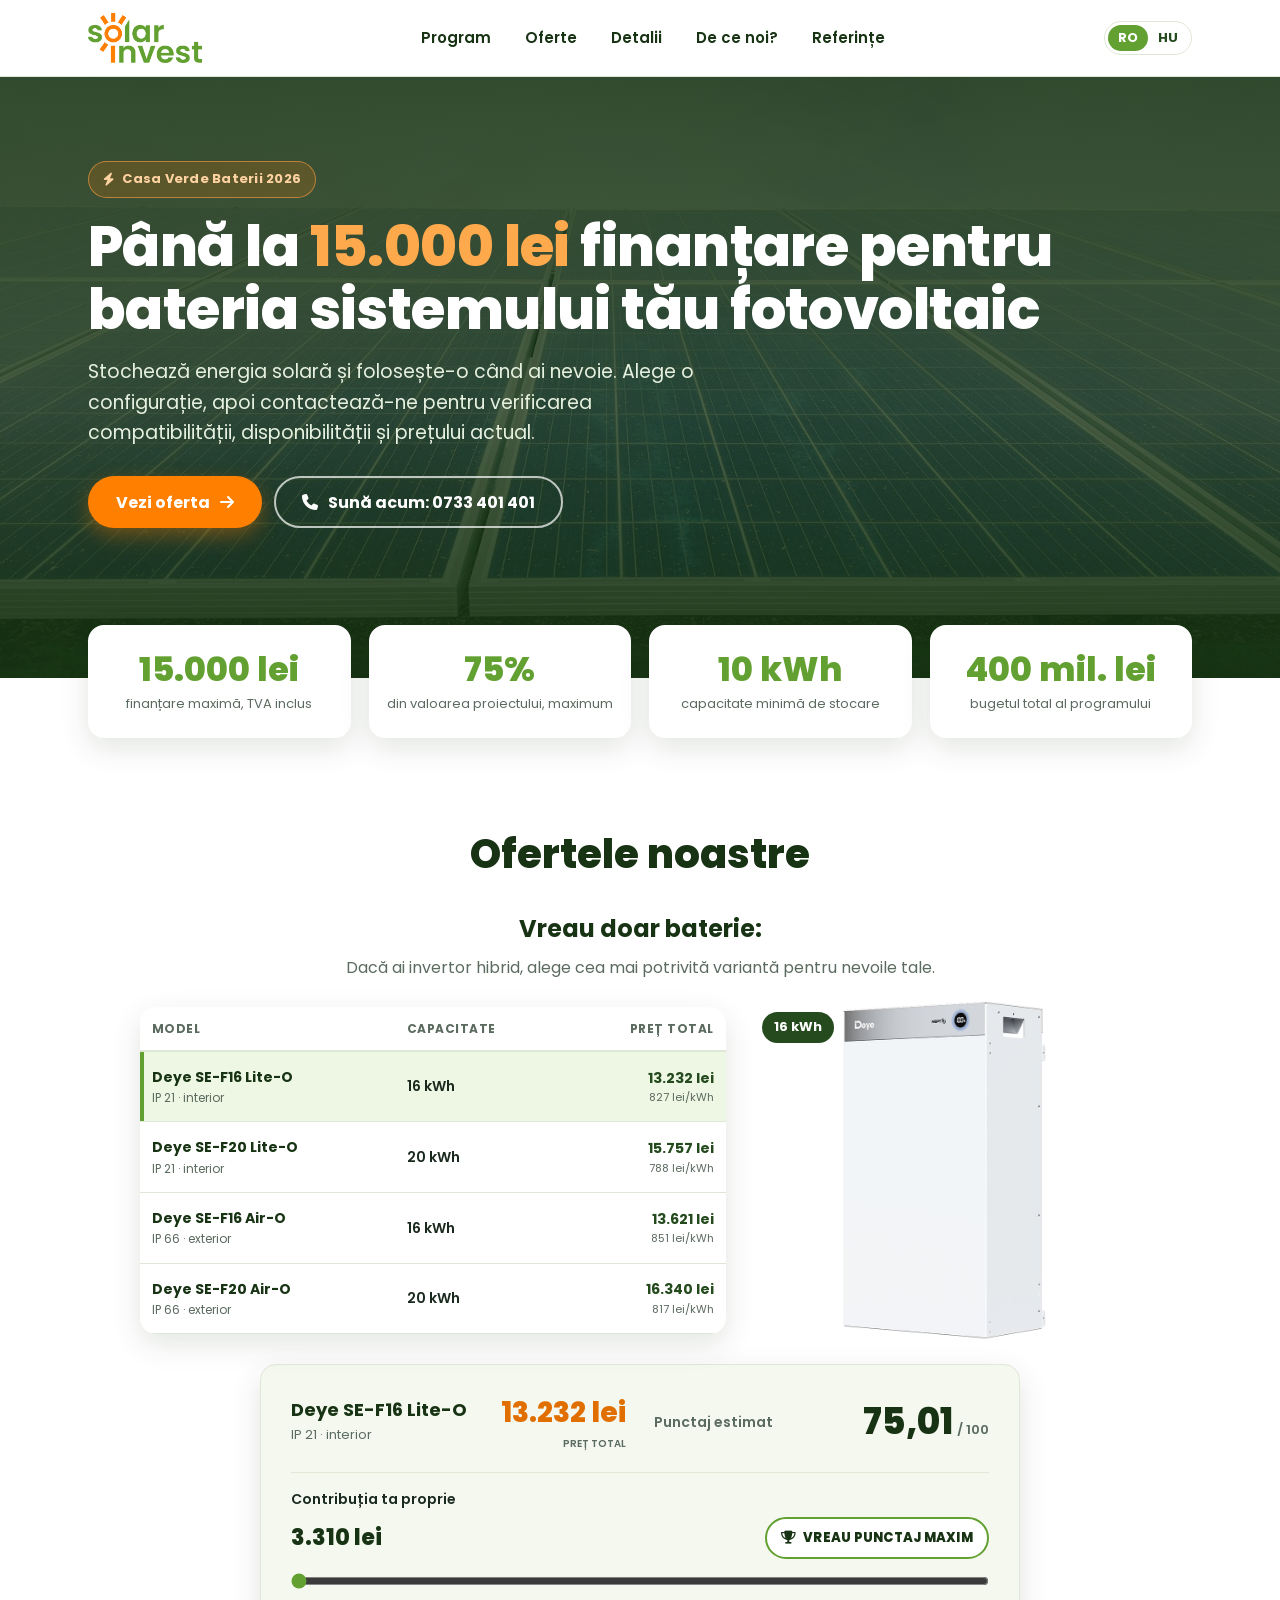
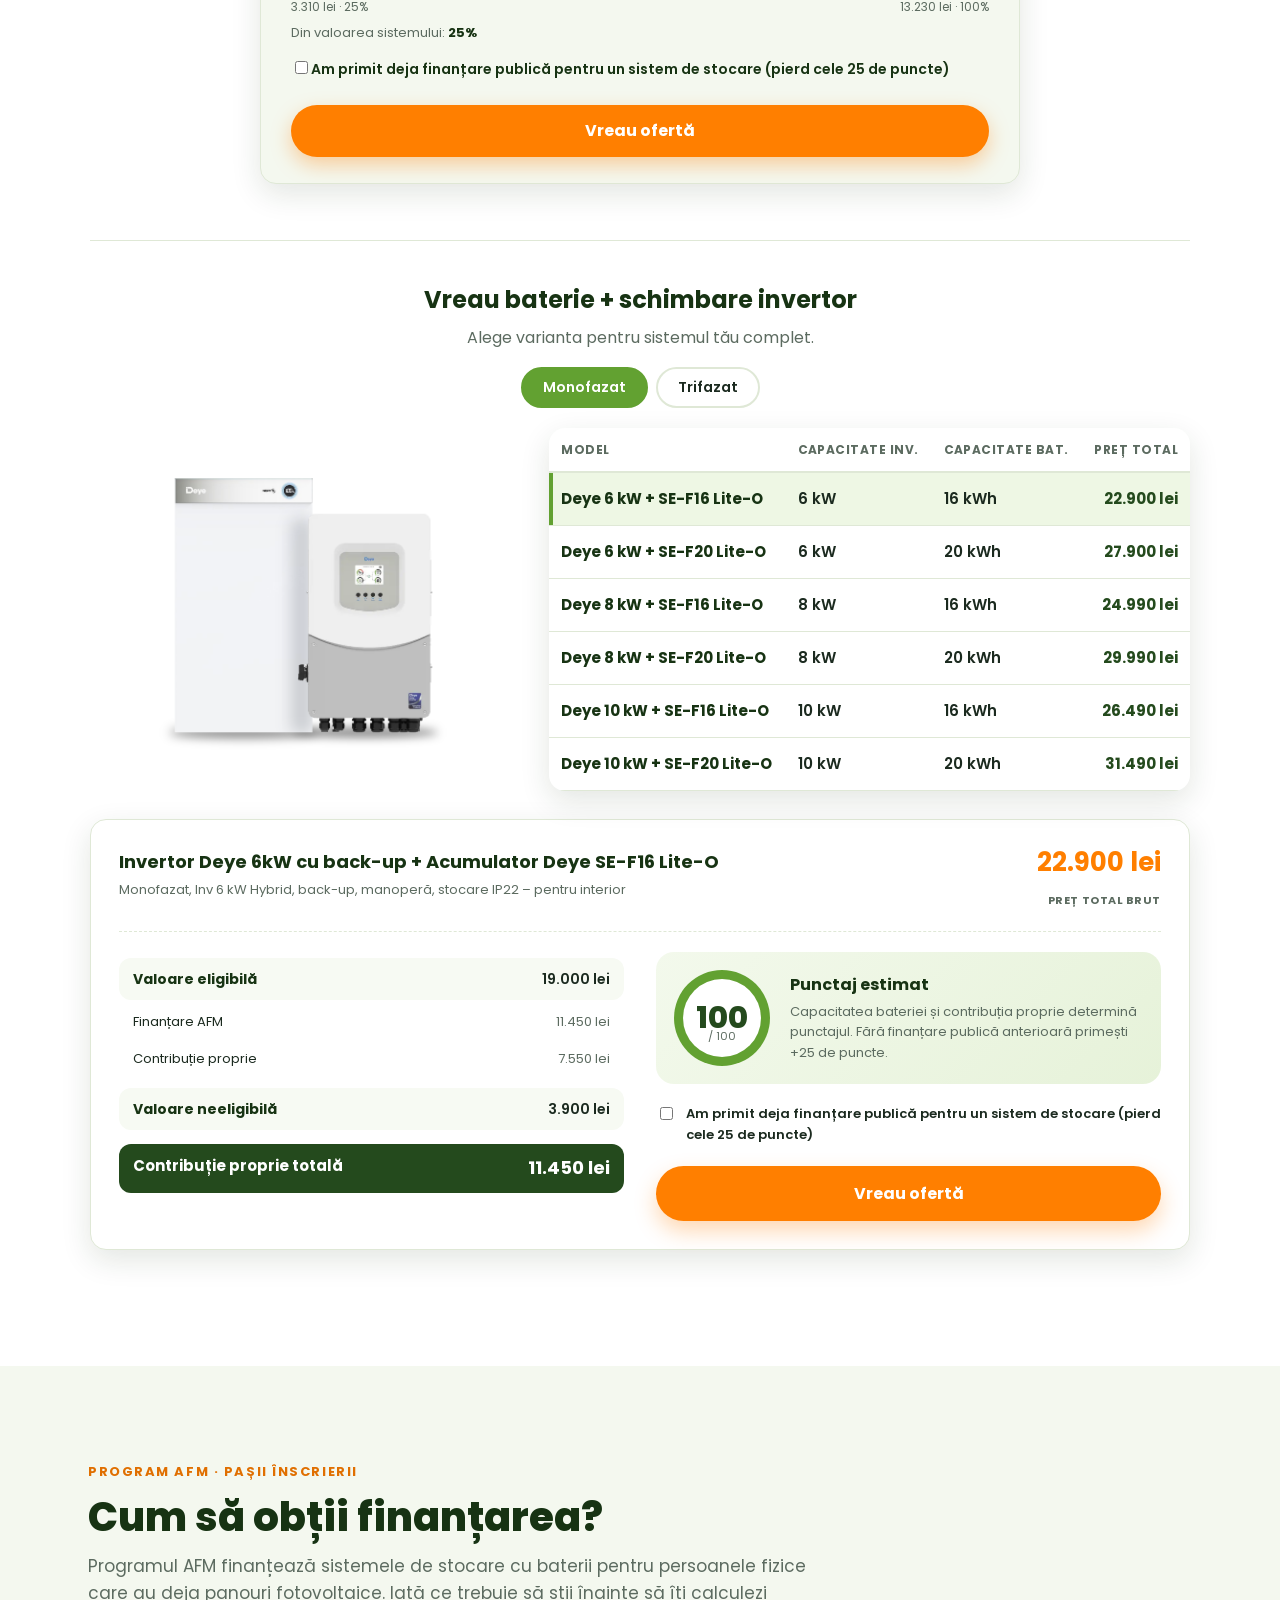
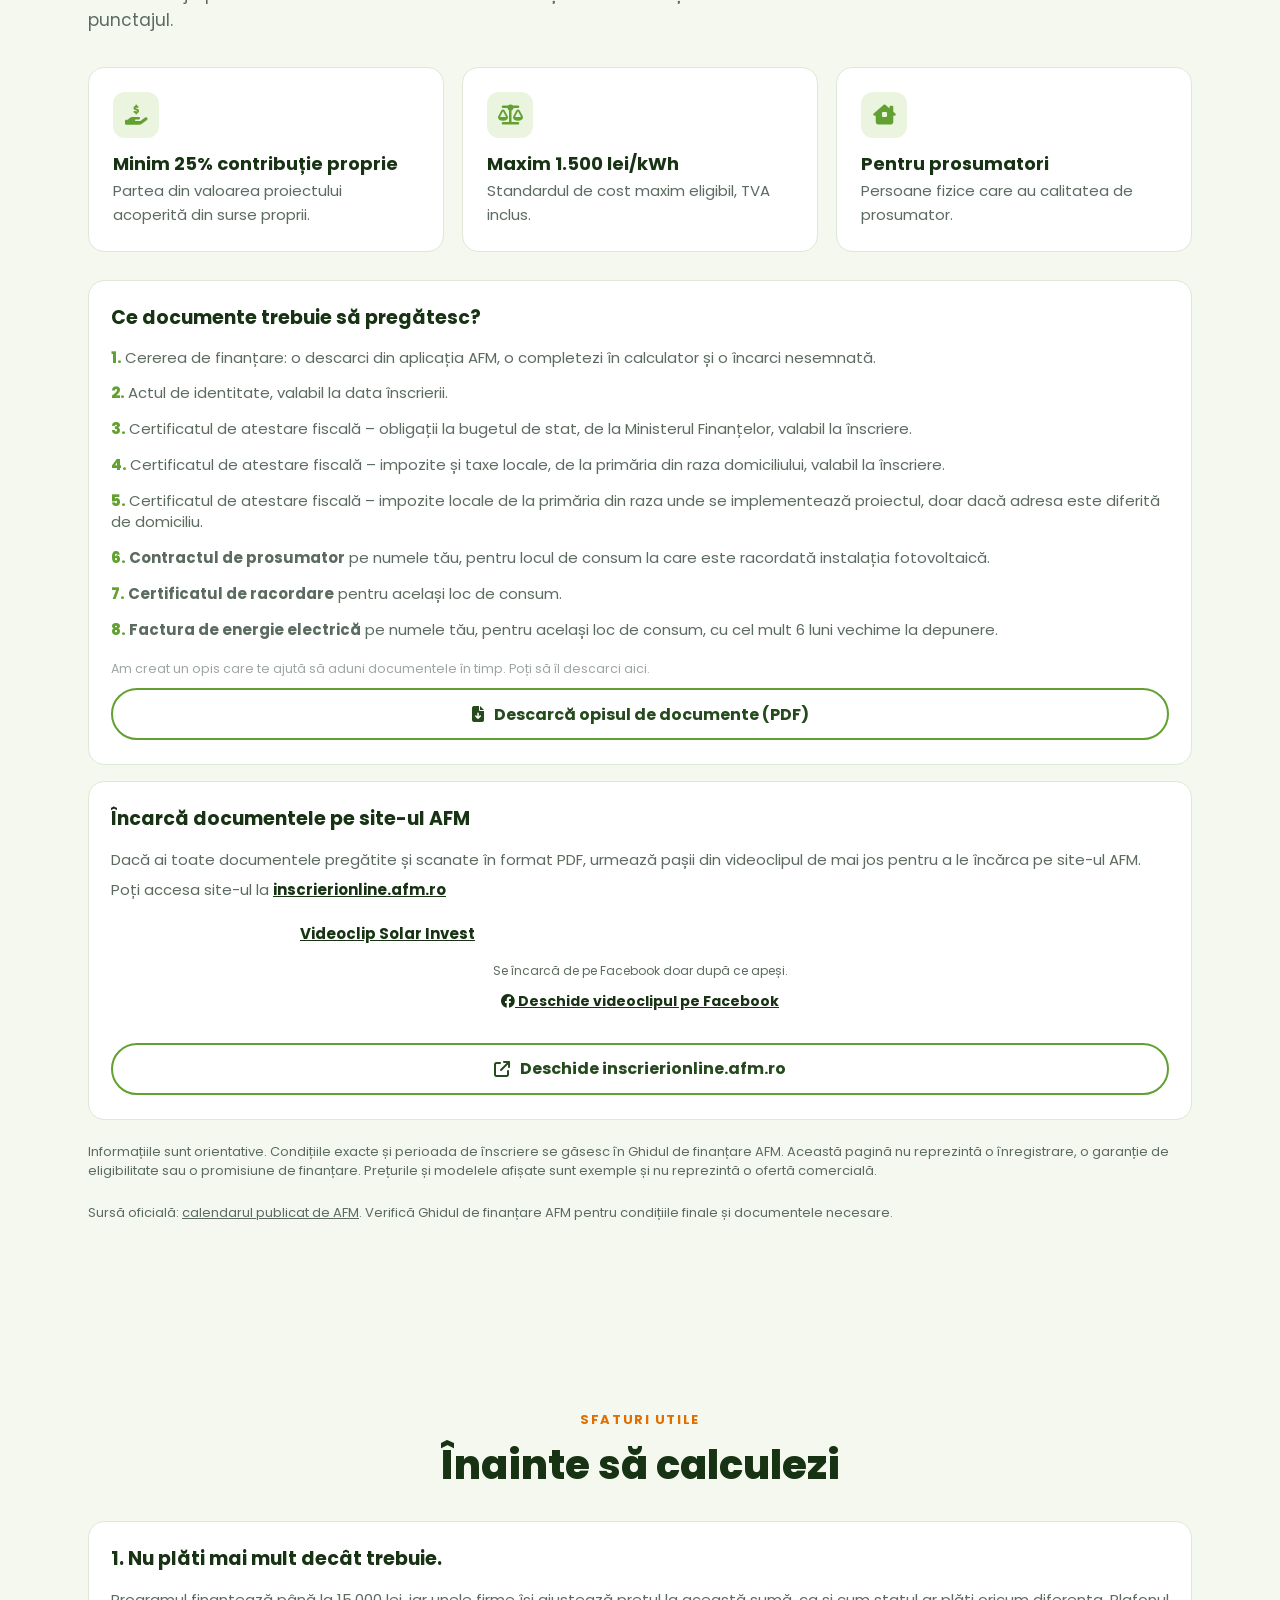
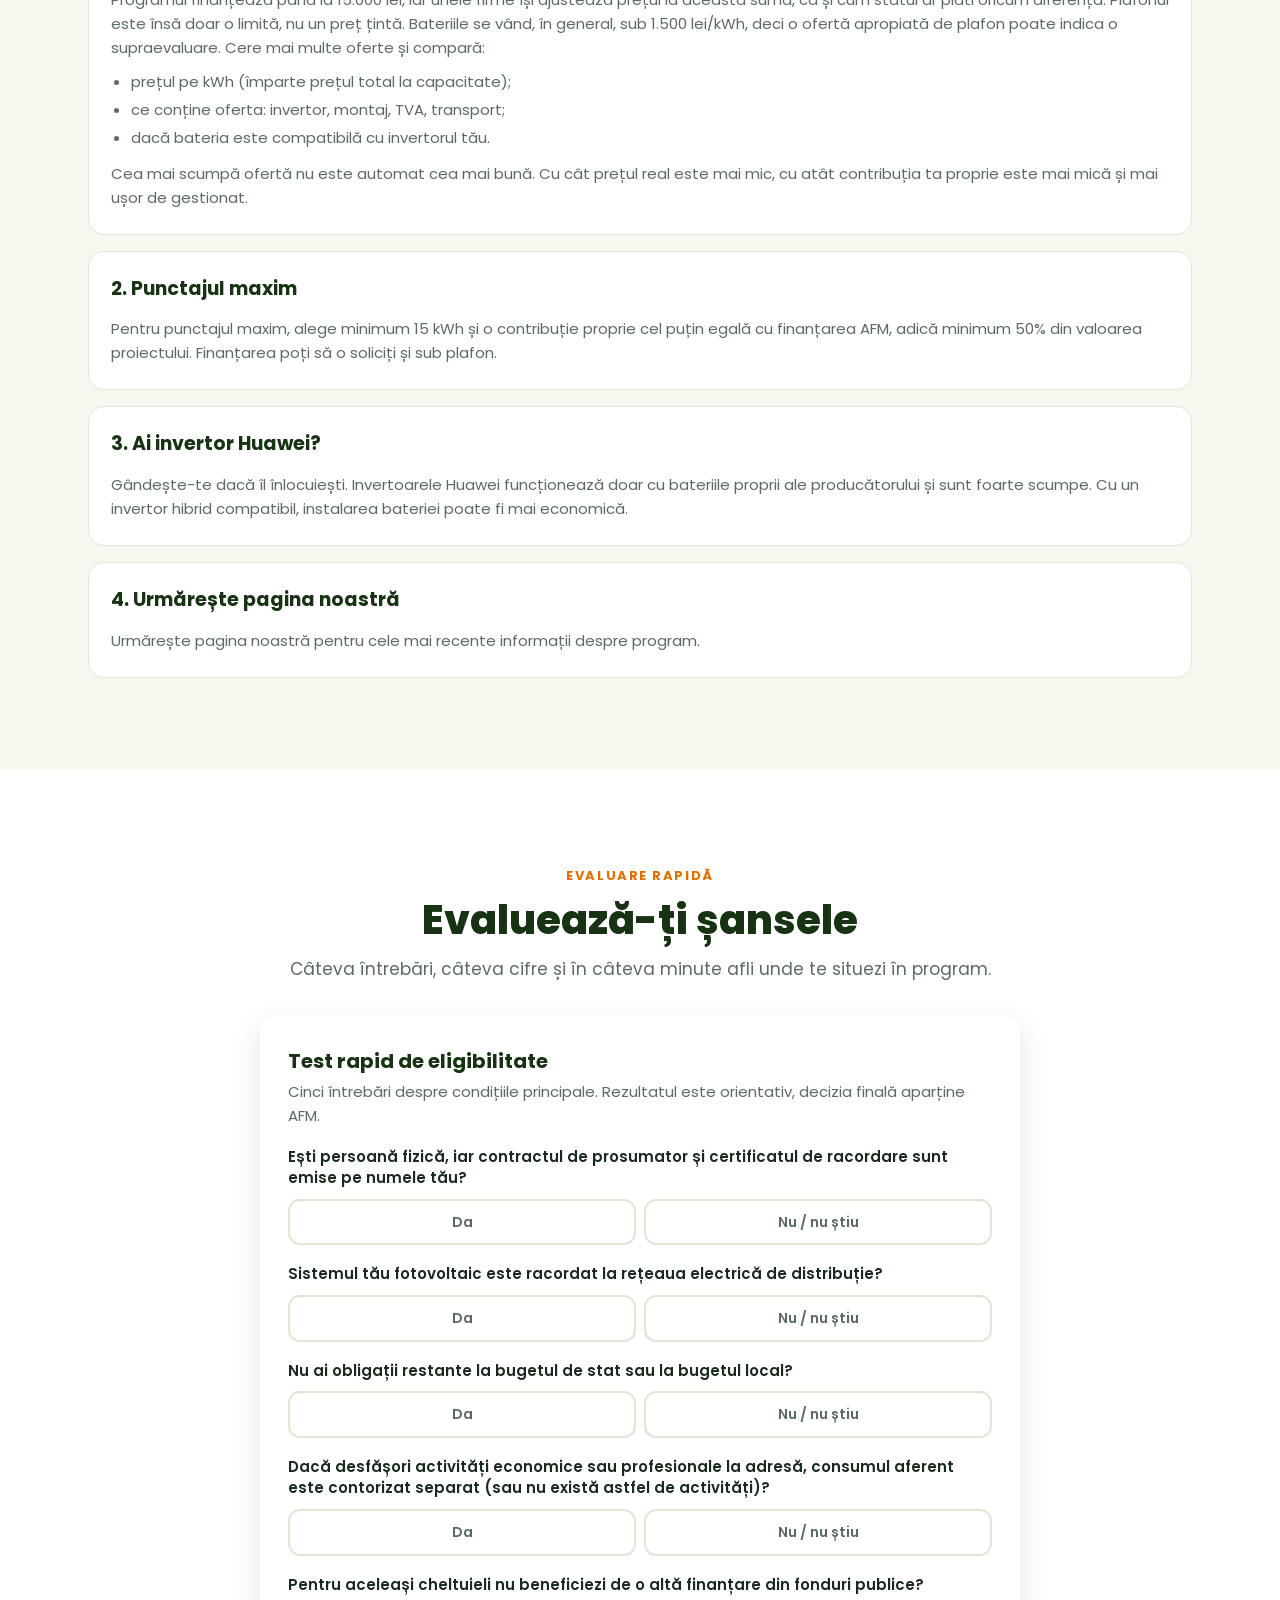
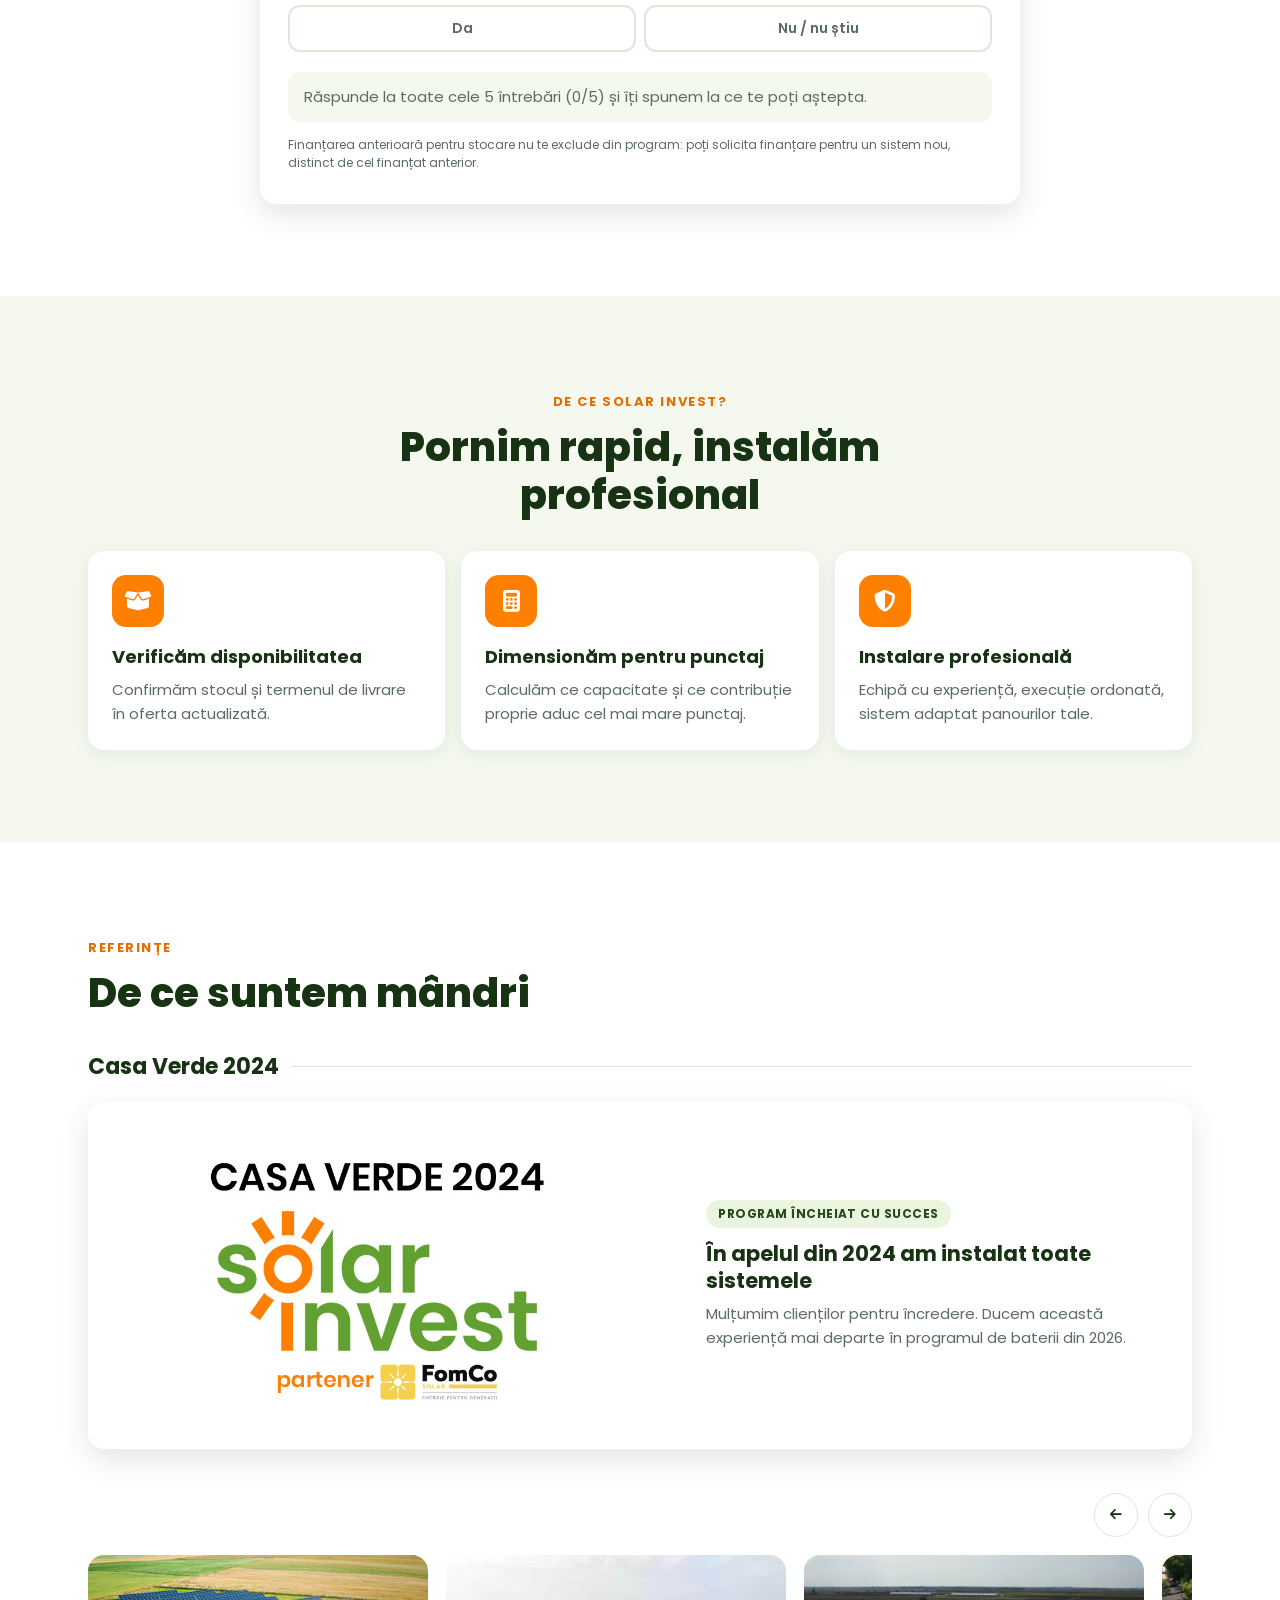
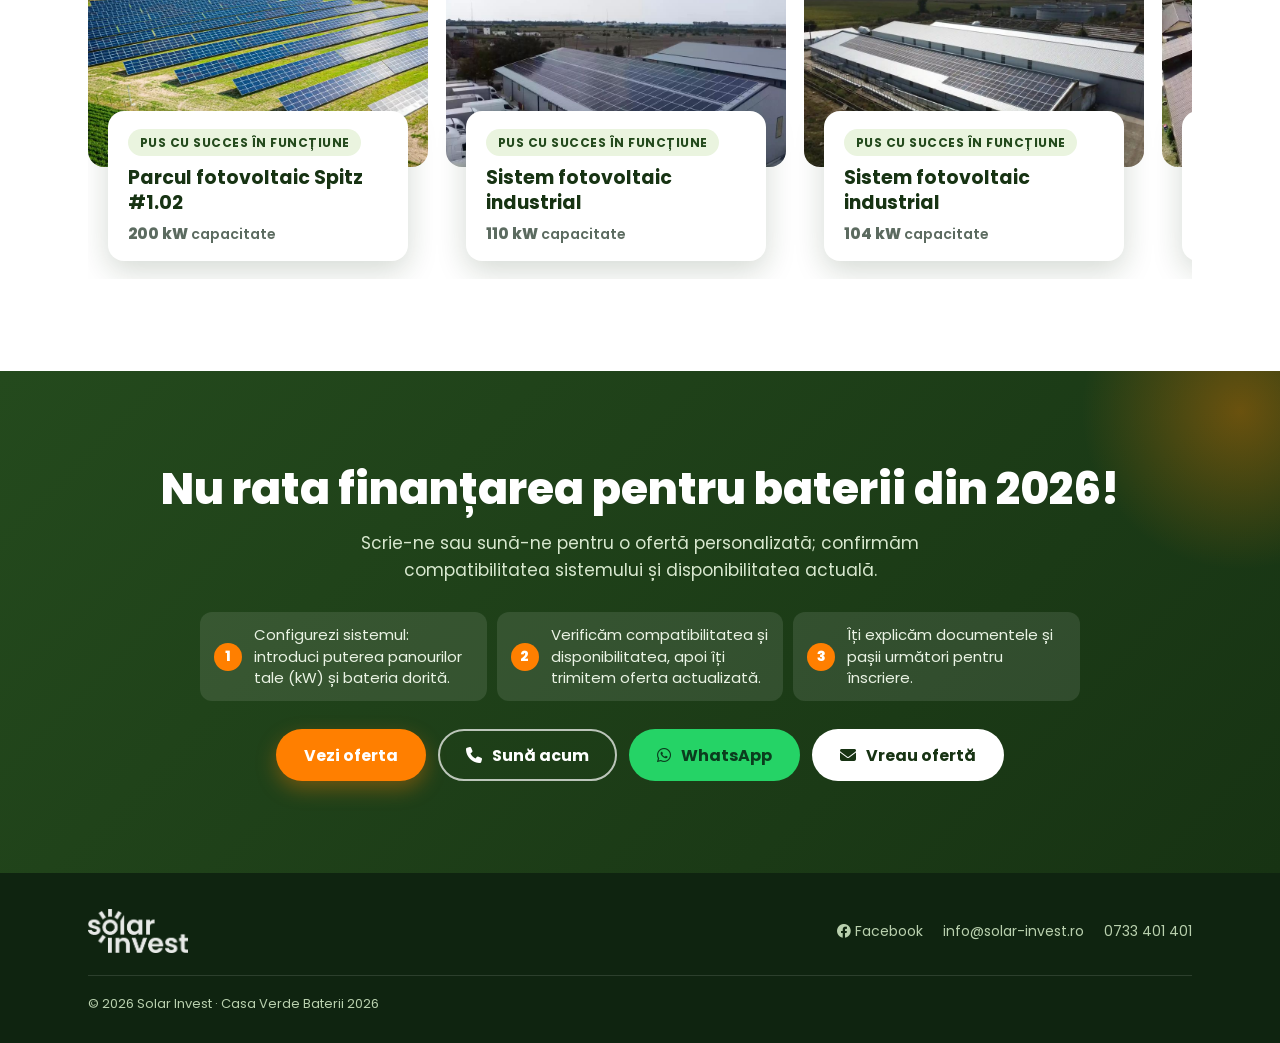
<file: ro/index.html>
<!DOCTYPE html>
<html lang="ro">
<head>
    <meta charset="utf-8">
    <meta name="viewport" content="width=device-width, initial-scale=1">
    <title>Casa Verde Baterii 2026 – finanțare până la 15.000 lei | Solar Invest</title>
    <meta name="description" content="Casa Verde Baterii 2026: informații despre finanțarea AFM de până la 15.000 lei, condiții și pașii de înscriere. Verifică ghidul oficial și solicită o ofertă actuală de la Solar Invest.">
    <meta property="og:type" content="website">
    <meta property="og:title" content="Casa Verde Baterii 2026 – finanțare până la 15.000 lei">
    <meta property="og:description" content="Află condițiile Casa Verde Baterii 2026 și discută cu Solar Invest despre o configurație compatibilă și disponibilitatea actuală.">
    <meta property="og:image" content="../assets/img/hero.jpg">
    <meta name="theme-color" content="#173313">
    <link rel="icon" href="../assets/img/logo/prlogo.png">
    <link rel="alternate" hreflang="hu" href="../hu/index.html">
    <link rel="stylesheet" href="../assets/css/fontawesome.min.css">
    <link rel="stylesheet" href="../assets/css/casa-verde-2026.css?v=20261119y">
    <script src="../assets/js/casa-verde-2026.js?v=20261117e" defer></script>
    <script src="../assets/js/pachet.js?v=2" defer></script>
</head>
<!--
    FUNKCIÓK BE- ÉS KIKAPCSOLÁSA (mindkét nyelvi fájlban ugyanígy állítsd: hu/index.html és ro/index.html)

    A <body> data-features attribútuma a bekapcsolt funkciók szóközzel elválasztott listája.
    Kikapcsolás: töröld a funkció nevét a listából. Bekapcsolás: írd be a nevét.

      countdown    jelentkezési visszaszámláló a hero-ban (dátumok: .countdown data-start / data-end)
      eligibility  jogosultsági gyorsteszt
      calculator   pontszámkalkulátor
      flux         solar-flux konfigurátor gombok és a 3 lépéses leírás

    A solar-flux konfigurátor aktív. A JS az ajánlatkérő linkekhez automatikusan
    hozzáteszi a kiválasztott akkumulátor és a számítás adatait.
    Kikapcsolásához töröld a "flux" szót a data-features listából; ekkor a mobil sávban
    a "Cere o ofertă" gomb jelenik meg helyette.

    Ha az eligibility és a calculator is ki van kapcsolva, a Kalkulátor szekció és a menüpont is eltűnik.
    CSS vagy JS módosítása után növeld a ?v= értéket a fejlécben, hogy a böngésző az újat töltse be.
-->
<body data-features="countdown eligibility calculator flux">
    <a class="skip-link" href="#program">Mergi la conținut</a>

    <header class="site-header">
        <div class="container">
            <div class="header-inner">
                <a class="brand" href="index.html" aria-label="Solar Invest – pagina principală"><img src="../assets/img/logo/prlogo.png" width="92" height="42" alt="Solar Invest"></a>
                <nav class="main-nav" aria-label="Navigare principală">
                    <a href="#program">Program</a>
                    <a href="#oferte">Oferte</a>
                    <a href="#detalii">Detalii</a>
                    <a href="#miert-mi">De ce noi?</a>
                    <a href="#referenciak">Referințe</a>
                </nav>
                <div class="header-actions">
                    <div class="lang-switch" role="group" aria-label="Limbă">
                        <a href="index.html" lang="ro" hreflang="ro" aria-current="page">RO</a>
                        <a href="../hu/index.html" lang="hu" hreflang="hu">HU</a>
                    </div>
                </div>
            </div>
        </div>
    </header>

    <main>
        <section class="hero" id="program">
            <div class="container hero-inner">
                <span class="badge"><i class="fa-solid fa-bolt"></i> Casa Verde Baterii 2026</span>
                <h1>Până la <em>15.000 lei</em> finanțare pentru bateria sistemului tău fotovoltaic</h1>
                <p class="hero-lead">Stochează energia solară și folosește-o când ai nevoie. Alege o configurație, apoi contactează-ne pentru verificarea compatibilității, disponibilității și prețului actual.</p>
                <div class="countdown" data-feature="countdown" hidden data-start="2026-11-20T10:00:00+02:00" data-end="2026-11-25T23:59:00+02:00" data-t-before="Până la deschiderea înscrierilor" data-t-during="Până la închiderea înscrierilor">
                    <p class="countdown-title">Până la deschiderea înscrierilor</p>
                    <div class="countdown-grid">
                        <div><b data-cd="d">0</b><span>zile</span></div>
                        <div><b data-cd="h">00</b><span>ore</span></div>
                        <div><b data-cd="m">00</b><span>min</span></div>
                        <div><b data-cd="s">00</b><span>sec</span></div>
                    </div>
                    <p class="countdown-range">Înscrierea persoanelor fizice: 20 nov., 10:00 – 25 nov., 23:59</p>
                </div>
                <div class="hero-actions">
                    <a class="btn btn-primary" data-feature="flux" href="#oferte">Vezi oferta <i class="fa-solid fa-arrow-right"></i></a>
                    <a class="btn btn-ghost" href="tel:+40733401401"><i class="fa-solid fa-phone"></i> Sună acum: 0733 401 401</a>
                </div>
            </div>
            <section class="stats" aria-label="Programul în cifre">
                <div class="container">
                    <div class="stats-grid">
                        <div class="stat"><strong>15.000 lei</strong><span>finanțare maximă, TVA inclus</span></div>
                        <div class="stat"><strong>75%</strong><span>din valoarea proiectului, maximum</span></div>
                        <div class="stat"><strong>10 kWh</strong><span>capacitate minimă de stocare</span></div>
                        <div class="stat"><strong>400 mil. lei</strong><span>bugetul total al programului</span></div>
                    </div>
                </div>
            </section>
        </section>

        <section class="battery-showcase section section-alt" id="oferte">
            <div class="container">
                <div class="section-head center">
                    <h2>Ofertele noastre</h2>
                </div>
                <div class="battery-pick">
                    <div class="battery-pick-intro">
                        <h3>Vreau doar baterie:</h3>
                        <p>Dacă ai invertor hibrid, alege cea mai potrivită variantă pentru nevoile tale.</p>
                    </div>
                    <div class="battery-pick-grid">
                        <div class="battery-pick-table-wrap">
                            <table class="battery-pick-table" aria-label="Alege bateria">
                                <thead><tr><th>Model</th><th>Capacitate</th><th class="r">Preț total</th></tr></thead>
                                <tbody>
                                <tr class="battery-pick-row is-active" data-battery-option data-model="Deye SE-F16 Lite-O" data-type="IP 21 · interior" data-kwh="16" data-price="13232" aria-pressed="true" tabindex="0">
                                    <td><span class="battery-pick-name">Deye SE-F16 Lite-O</span><span class="battery-pick-type">IP 21 · interior</span></td>
                                    <td class="battery-pick-kwh">16 kWh</td>
                                    <td class="r"><strong>13.232 lei</strong><small>827 lei/kWh</small></td>
                                </tr>
                                <tr class="battery-pick-row" data-battery-option data-model="Deye SE-F20 Lite-O" data-type="IP 21 · interior" data-kwh="20" data-price="15757" aria-pressed="false" tabindex="0">
                                    <td><span class="battery-pick-name">Deye SE-F20 Lite-O</span><span class="battery-pick-type">IP 21 · interior</span></td>
                                    <td class="battery-pick-kwh">20 kWh</td>
                                    <td class="r"><strong>15.757 lei</strong><small>788 lei/kWh</small></td>
                                </tr>
                                <tr class="battery-pick-row" data-battery-option data-model="Deye SE-F16 Air-O" data-type="IP 66 · exterior" data-kwh="16" data-price="13621" aria-pressed="false" tabindex="0">
                                    <td><span class="battery-pick-name">Deye SE-F16 Air-O</span><span class="battery-pick-type">IP 66 · exterior</span></td>
                                    <td class="battery-pick-kwh">16 kWh</td>
                                    <td class="r"><strong>13.621 lei</strong><small>851 lei/kWh</small></td>
                                </tr>
                                <tr class="battery-pick-row" data-battery-option data-model="Deye SE-F20 Air-O" data-type="IP 66 · exterior" data-kwh="20" data-price="16340" aria-pressed="false" tabindex="0">
                                    <td><span class="battery-pick-name">Deye SE-F20 Air-O</span><span class="battery-pick-type">IP 66 · exterior</span></td>
                                    <td class="battery-pick-kwh">20 kWh</td>
                                    <td class="r"><strong>16.340 lei</strong><small>817 lei/kWh</small></td>
                                </tr>
                                </tbody>
                            </table>
                        </div>
                        <div class="battery-pick-art">
                            <span class="battery-art"><img src="../assets/img/casa-verde/deye-nept-side.png" width="482" height="799" alt="Baterie Deye, imagine demonstrativă"></span>
                            <span class="battery-pick-label" data-selected-kwh>16 kWh</span>
                        </div>
                    </div>
                </div>
                <div class="battery-offer-summary" aria-live="polite">
                    <div class="selected-battery">
                        <div><h3 data-selected-model>LFP Modular 20</h3><p data-selected-type>LFP · modular, podea</p></div>
                        <strong><span data-selected-price>13.600 lei</span><small>preț total</small></strong>
                    </div>
                    <div class="battery-score-summary">
                        <span>Punctaj estimat</span>
                        <strong><output data-battery-score>75</output><small>/ 100</small></strong>
                    </div>
                    <div class="battery-own-control field">
                        <label for="calc-own">Contribuția ta proprie</label>
                        <div class="own-range-head"><div class="own-range-value"><output for="calc-own" data-own-value>3.400 lei</output></div><button class="btn-max-score" type="button" data-own-max-score><i class="fa-solid fa-trophy" aria-hidden="true"></i> Vreau punctaj maxim</button></div>
                        <input id="calc-own" class="own-range" type="range" inputmode="numeric" min="3400" max="14090" step="10" value="3400" aria-label="Contribuția proprie în lei">
                        <div class="range-limits"><small data-own-min>3.400 lei · 25%</small><small data-own-max>13.232 lei · 100%</small></div>
                        <p class="own-share-label">Din valoarea sistemului: <strong data-own-share>25%</strong></p>
                        <label class="prior-funding"><input type="checkbox" data-prior-funding><span>Am primit deja finanțare publică pentru un sistem de stocare (pierd cele 25 de puncte)</span></label>
                    </div>
                    <a class="btn btn-primary battery-select-cta" data-feature="flux" data-flux href="https://solarflux.solar-invest.ro/green-house-configurator">Vreau ofertă</a>
                </div>
                <div class="battery-pick pachet-pick" id="pachet">
                    <div class="battery-pick-intro">
                        <h3>Vreau baterie + schimbare invertor</h3>
                        <p>Alege varianta pentru sistemul tău complet.</p>
                        <div class="pk-phase" role="group">
                    <button class="on" data-phase="mono" type="button" aria-pressed="true">Monofazat</button>
                    <button data-phase="tri" type="button" aria-pressed="false">Trifazat</button>
                </div>
                    </div>
                    <div class="battery-pick-grid">
                        <div class="battery-pick-table-wrap">
                            <table class="battery-pick-table">
                                <thead><tr><th>Model</th><th><span class="pk-d">Capacitate inv.</span><span class="pk-m">Capacitate inv. / bat.</span></th><th>Capacitate bat.</th><th class="r">Preț total</th></tr></thead>
                                <tbody>
                                <tr class="battery-pick-row is-active" data-phase="mono" data-total="22900" data-batt="19000" data-kwh="16" data-inv="6" data-name="Invertor Deye 6kW cu back-up + Acumulator Deye SE-F16 Lite-O" data-type="Monofazat, Inv 6 kW Hybrid, back-up, manoperă, stocare IP22 – pentru interior" tabindex="0"><td><span class="battery-pick-name">Deye 6 kW + SE-F16 Lite-O</span></td><td class="battery-pick-kwh" data-bat="16 kWh">6 kW</td><td class="battery-pick-kwh">16 kWh</td><td class="r"><strong>22.900 lei</strong></td></tr>
                                <tr class="battery-pick-row" data-phase="mono" data-total="27900" data-batt="24000" data-kwh="20" data-inv="6" data-name="Invertor Deye 6kW cu back-up + Acumulator Deye SE-F20 Lite-O" data-type="Monofazat, Inv 6 kW Hybrid, back-up, manoperă, stocare IP22 – pentru interior" tabindex="0"><td><span class="battery-pick-name">Deye 6 kW + SE-F20 Lite-O</span></td><td class="battery-pick-kwh" data-bat="20 kWh">6 kW</td><td class="battery-pick-kwh">20 kWh</td><td class="r"><strong>27.900 lei</strong></td></tr>
                                <tr class="battery-pick-row" data-phase="mono" data-total="24990" data-batt="19000" data-kwh="16" data-inv="8" data-name="Invertor Deye 8kW cu back-up + Acumulator Deye SE-F16 Lite-O" data-type="Monofazat, Inv 8 kW Hybrid, back-up, manoperă, stocare IP22 – pentru interior" tabindex="0"><td><span class="battery-pick-name">Deye 8 kW + SE-F16 Lite-O</span></td><td class="battery-pick-kwh" data-bat="16 kWh">8 kW</td><td class="battery-pick-kwh">16 kWh</td><td class="r"><strong>24.990 lei</strong></td></tr>
                                <tr class="battery-pick-row" data-phase="mono" data-total="29990" data-batt="24000" data-kwh="20" data-inv="8" data-name="Invertor Deye 8kW cu back-up + Acumulator Deye SE-F20 Lite-O" data-type="Monofazat, Inv 8 kW Hybrid, back-up, manoperă, stocare IP22 – pentru interior" tabindex="0"><td><span class="battery-pick-name">Deye 8 kW + SE-F20 Lite-O</span></td><td class="battery-pick-kwh" data-bat="20 kWh">8 kW</td><td class="battery-pick-kwh">20 kWh</td><td class="r"><strong>29.990 lei</strong></td></tr>
                                <tr class="battery-pick-row" data-phase="mono" data-total="26490" data-batt="19000" data-kwh="16" data-inv="10" data-name="Invertor Deye 10kW cu back-up + Acumulator Deye SE-F16 Lite-O" data-type="Monofazat, Inv 10 kW Hybrid, back-up, manoperă, stocare IP22 – pentru interior" tabindex="0"><td><span class="battery-pick-name">Deye 10 kW + SE-F16 Lite-O</span></td><td class="battery-pick-kwh" data-bat="16 kWh">10 kW</td><td class="battery-pick-kwh">16 kWh</td><td class="r"><strong>26.490 lei</strong></td></tr>
                                <tr class="battery-pick-row" data-phase="mono" data-total="31490" data-batt="24000" data-kwh="20" data-inv="10" data-name="Invertor Deye 10kW cu back-up + Acumulator Deye SE-F20 Lite-O" data-type="Monofazat, Inv 10 kW Hybrid, back-up, manoperă, stocare IP22 – pentru interior" tabindex="0"><td><span class="battery-pick-name">Deye 10 kW + SE-F20 Lite-O</span></td><td class="battery-pick-kwh" data-bat="20 kWh">10 kW</td><td class="battery-pick-kwh">20 kWh</td><td class="r"><strong>31.490 lei</strong></td></tr>
                                <tr class="battery-pick-row" hidden data-phase="tri" data-total="26290" data-batt="19000" data-kwh="16" data-inv="6" data-name="Invertor Deye 6kW trifazat cu back-up + Acumulator Deye SE-F16 Lite-O" data-type="Trifazat, Inv 6 kW Hybrid, back-up, manoperă, stocare IP22 – pentru interior" tabindex="0"><td><span class="battery-pick-name">Deye 6 kW + SE-F16 Lite-O</span></td><td class="battery-pick-kwh" data-bat="16 kWh">6 kW</td><td class="battery-pick-kwh">16 kWh</td><td class="r"><strong>26.290 lei</strong></td></tr>
                                <tr class="battery-pick-row" hidden data-phase="tri" data-total="31290" data-batt="24000" data-kwh="20" data-inv="6" data-name="Invertor Deye 6kW trifazat cu back-up + Acumulator Deye SE-F20 Lite-O" data-type="Trifazat, Inv 6 kW Hybrid, back-up, manoperă, stocare IP22 – pentru interior" tabindex="0"><td><span class="battery-pick-name">Deye 6 kW + SE-F20 Lite-O</span></td><td class="battery-pick-kwh" data-bat="20 kWh">6 kW</td><td class="battery-pick-kwh">20 kWh</td><td class="r"><strong>31.290 lei</strong></td></tr>
                                <tr class="battery-pick-row" hidden data-phase="tri" data-total="26650" data-batt="19000" data-kwh="16" data-inv="8" data-name="Invertor Deye 8kW trifazat cu back-up + Acumulator Deye SE-F16 Lite-O" data-type="Trifazat, Inv 8 kW Hybrid, back-up, manoperă, stocare IP22 – pentru interior" tabindex="0"><td><span class="battery-pick-name">Deye 8 kW + SE-F16 Lite-O</span></td><td class="battery-pick-kwh" data-bat="16 kWh">8 kW</td><td class="battery-pick-kwh">16 kWh</td><td class="r"><strong>26.650 lei</strong></td></tr>
                                <tr class="battery-pick-row" hidden data-phase="tri" data-total="31650" data-batt="24000" data-kwh="20" data-inv="8" data-name="Invertor Deye 8kW trifazat cu back-up + Acumulator Deye SE-F20 Lite-O" data-type="Trifazat, Inv 8 kW Hybrid, back-up, manoperă, stocare IP22 – pentru interior" tabindex="0"><td><span class="battery-pick-name">Deye 8 kW + SE-F20 Lite-O</span></td><td class="battery-pick-kwh" data-bat="20 kWh">8 kW</td><td class="battery-pick-kwh">20 kWh</td><td class="r"><strong>31.650 lei</strong></td></tr>
                                <tr class="battery-pick-row" hidden data-phase="tri" data-total="27040" data-batt="19000" data-kwh="16" data-inv="10" data-name="Invertor Deye 10kW trifazat cu back-up + Acumulator Deye SE-F16 Lite-O" data-type="Trifazat, Inv 10 kW Hybrid, back-up, manoperă, stocare IP22 – pentru interior" tabindex="0"><td><span class="battery-pick-name">Deye 10 kW + SE-F16 Lite-O</span></td><td class="battery-pick-kwh" data-bat="16 kWh">10 kW</td><td class="battery-pick-kwh">16 kWh</td><td class="r"><strong>27.040 lei</strong></td></tr>
                                <tr class="battery-pick-row" hidden data-phase="tri" data-total="32040" data-batt="24000" data-kwh="20" data-inv="10" data-name="Invertor Deye 10kW trifazat cu back-up + Acumulator Deye SE-F20 Lite-O" data-type="Trifazat, Inv 10 kW Hybrid, back-up, manoperă, stocare IP22 – pentru interior" tabindex="0"><td><span class="battery-pick-name">Deye 10 kW + SE-F20 Lite-O</span></td><td class="battery-pick-kwh" data-bat="20 kWh">10 kW</td><td class="battery-pick-kwh">20 kWh</td><td class="r"><strong>32.040 lei</strong></td></tr>
                                <tr class="battery-pick-row" hidden data-phase="tri" data-total="27590" data-batt="19000" data-kwh="16" data-inv="12" data-name="Invertor Deye 12kW trifazat cu back-up + Acumulator Deye SE-F16 Lite-O" data-type="Trifazat, Inv 12 kW Hybrid, back-up, manoperă, stocare IP22 – pentru interior" tabindex="0"><td><span class="battery-pick-name">Deye 12 kW + SE-F16 Lite-O</span></td><td class="battery-pick-kwh" data-bat="16 kWh">12 kW</td><td class="battery-pick-kwh">16 kWh</td><td class="r"><strong>27.590 lei</strong></td></tr>
                                <tr class="battery-pick-row" hidden data-phase="tri" data-total="32590" data-batt="24000" data-kwh="20" data-inv="12" data-name="Invertor Deye 12kW trifazat cu back-up + Acumulator Deye SE-F20 Lite-O" data-type="Trifazat, Inv 12 kW Hybrid, back-up, manoperă, stocare IP22 – pentru interior" tabindex="0"><td><span class="battery-pick-name">Deye 12 kW + SE-F20 Lite-O</span></td><td class="battery-pick-kwh" data-bat="20 kWh">12 kW</td><td class="battery-pick-kwh">20 kWh</td><td class="r"><strong>32.590 lei</strong></td></tr>
                                <tr class="battery-pick-row" hidden data-phase="tri" data-total="28690" data-batt="19000" data-kwh="16" data-inv="15" data-name="Invertor Deye 15kW trifazat cu back-up + Acumulator Deye SE-F16 Lite-O" data-type="Trifazat, Inv 15 kW Hybrid, back-up, manoperă, stocare IP22 – pentru interior" tabindex="0"><td><span class="battery-pick-name">Deye 15 kW + SE-F16 Lite-O</span></td><td class="battery-pick-kwh" data-bat="16 kWh">15 kW</td><td class="battery-pick-kwh">16 kWh</td><td class="r"><strong>28.690 lei</strong></td></tr>
                                <tr class="battery-pick-row" hidden data-phase="tri" data-total="33690" data-batt="24000" data-kwh="20" data-inv="15" data-name="Invertor Deye 15kW trifazat cu back-up + Acumulator Deye SE-F20 Lite-O" data-type="Trifazat, Inv 15 kW Hybrid, back-up, manoperă, stocare IP22 – pentru interior" tabindex="0"><td><span class="battery-pick-name">Deye 15 kW + SE-F20 Lite-O</span></td><td class="battery-pick-kwh" data-bat="20 kWh">15 kW</td><td class="battery-pick-kwh">20 kWh</td><td class="r"><strong>33.690 lei</strong></td></tr>
                                <tr class="battery-pick-row" hidden data-phase="tri" data-total="31190" data-batt="19000" data-kwh="16" data-inv="20" data-name="Invertor Deye 20kW trifazat cu back-up + Acumulator Deye SE-F16 Lite-O" data-type="Trifazat, Inv 20 kW Hybrid, back-up, manoperă, stocare IP22 – pentru interior" tabindex="0"><td><span class="battery-pick-name">Deye 20 kW + SE-F16 Lite-O</span></td><td class="battery-pick-kwh" data-bat="16 kWh">20 kW</td><td class="battery-pick-kwh">16 kWh</td><td class="r"><strong>31.190 lei</strong></td></tr>
                                <tr class="battery-pick-row" hidden data-phase="tri" data-total="36190" data-batt="24000" data-kwh="20" data-inv="20" data-name="Invertor Deye 20kW trifazat cu back-up + Acumulator Deye SE-F20 Lite-O" data-type="Trifazat, Inv 20 kW Hybrid, back-up, manoperă, stocare IP22 – pentru interior" tabindex="0"><td><span class="battery-pick-name">Deye 20 kW + SE-F20 Lite-O</span></td><td class="battery-pick-kwh" data-bat="20 kWh">20 kW</td><td class="battery-pick-kwh">20 kWh</td><td class="r"><strong>36.190 lei</strong></td></tr>
                                </tbody>
                            </table>
                        </div>
                        <div class="battery-pick-art">
                            <span class="battery-art"><img src="../assets/img/casa-verde/pachet-deye-invertor-baterie.png" width="1523" height="1419" loading="lazy" alt="Invertor și baterie Deye"></span>
                        </div>
                    </div>
<div class="battery-offer-summary pk-card" aria-live="polite">
                    <div class="pk-sum">
                        <div class="pk-head">
                            <div><h3 data-pk="name"></h3><p data-pk="type"></p></div>
                            <div class="pk-price"><b data-pk="price"></b><small>preț total brut</small></div>
                        </div>
                        <div class="pk-brk">
                            <div class="pk-grp">Valoare eligibilă <span class="pk-grp-v" data-pk="elig"></span></div>
                            <div class="sub"><span>Finanțare AFM</span><span data-pk="sup"></span></div>
                            <div class="sub"><span>Contribuție proprie</span><span data-pk="battown"></span></div>
                            <div class="pk-grp">Valoare neeligibilă <span class="pk-grp-v" data-pk="nonelig"></span></div>
                            <div class="own"><span>Contribuție proprie totală</span><span data-pk="own"></span></div>
                        </div>
                        <div class="pk-score">
                            <div class="pk-ring"><span data-pk="score">100</span><em>/ 100</em></div>
                            <div><h4>Punctaj estimat</h4><p>Capacitatea bateriei și contribuția proprie determină punctajul. Fără finanțare publică anterioară primești +25 de puncte.</p></div>
                        </div>
                        <label class="pk-prior"><input type="checkbox" data-pk="prior"><span>Am primit deja finanțare publică pentru un sistem de stocare (pierd cele 25 de puncte)</span></label>
                        <a class="pk-cta" data-pk="cta" href="https://solarflux.solar-invest.ro/green-house-configurator">Vreau ofertă</a>
                    </div>
                </div>
                </div>
            </div>
        </section>

        <section class="section" id="detalii">
            <div class="container">
                <div class="section-head">
                    <span class="eyebrow">Program AFM · pașii înscrierii</span>
                    <h2>Cum să obții finanțarea?</h2>
                    <p>Programul AFM finanțează sistemele de stocare cu baterii pentru persoanele fizice care au deja panouri fotovoltaice. Iată ce trebuie să știi înainte să îți calculezi punctajul.</p>
                </div>


                <div class="facts">
                    <article class="fact"><div class="fact-icon"><i class="fa-solid fa-hand-holding-dollar"></i></div><div><h3>Minim 25% contribuție proprie</h3><p>Partea din valoarea proiectului acoperită din surse proprii.</p></div></article>
                    <article class="fact"><div class="fact-icon"><i class="fa-solid fa-scale-balanced"></i></div><div><h3>Maxim 1.500 lei/kWh</h3><p>Standardul de cost maxim eligibil, TVA inclus.</p></div></article>
                    <article class="fact"><div class="fact-icon"><i class="fa-solid fa-house-chimney-window"></i></div><div><h3>Pentru prosumatori</h3><p>Persoane fizice care au calitatea de prosumator.</p></div></article>
                </div>

                <div class="points points--ui-hidden">
                    <h3>Punctaj: maximum 100 de puncte</h3>
                    <p>Conform Ordinului nr. 2.314/2026 (Monitorul Oficial nr. 953 din 16.11.2026). Atenție: punctajul pentru contribuție se calculează din raportul dintre contribuția ta și finanțarea AFM, deci crește și dacă soliciți mai puțin.</p>
                    <div class="points-grid">
                        <div class="point"><b>40 <small>puncte</small></b><span><strong>Capacitate de stocare.</strong> 4 × kWh − 20: 10 kWh aduc 20 de puncte, iar de la 15 kWh primești maximum 40 de puncte.</span></div>
                        <div class="point"><b>35 <small>puncte</small></b><span><strong>Contribuție proprie.</strong> 37,5 × (contribuție ÷ finanțare AFM) − 2,5, între 10 și 35 de puncte. La contribuția minimă de 25% primești 10 puncte, iar maximul se atinge când contribuția ta este cel puțin egală cu finanțarea AFM.</span></div>
                        <div class="point"><b>25 <small>puncte</small></b><span><strong>Fără finanțare anterioară.</strong> Dacă nu ai primit până acum fonduri publice pentru un sistem de stocare. Cine a primit rămâne eligibil, dar ia 0 puncte aici.</span></div>
                    </div>
                    <p class="points-tip"><strong>La punctaj egal,</strong> departajarea se face în această ordine: contribuția proprie, capacitatea sistemului, finanțările publice anterioare pentru stocare și apoi data și ora înscrierii.</p>
                </div>


                <div class="info-grid" id="dokumentumok">
                    <article class="info-card">
                        <h3>Ce documente trebuie să pregătesc?</h3>
                        <ol class="doc-list">
                            <li>Cererea de finanțare: o descarci din aplicația AFM, o completezi în calculator și o încarci nesemnată.</li>
                            <li>Actul de identitate, valabil la data înscrierii.</li>
                            <li>Certificatul de atestare fiscală – obligații la bugetul de stat, de la Ministerul Finanțelor, valabil la înscriere.</li>
                            <li>Certificatul de atestare fiscală – impozite și taxe locale, de la primăria din raza domiciliului, valabil la înscriere.</li>
                            <li>Certificatul de atestare fiscală – impozite locale de la primăria din raza unde se implementează proiectul, doar dacă adresa este diferită de domiciliu.</li>
                            <li><strong>Contractul de prosumator</strong> pe numele tău, pentru locul de consum la care este racordată instalația fotovoltaică.</li>
                            <li><strong>Certificatul de racordare</strong> pentru același loc de consum.</li>
                            <li><strong>Factura de energie electrică</strong> pe numele tău, pentru același loc de consum, cu cel mult 6 luni vechime la depunere.</li>
                        </ol>
                        <p class="doc-note">Am creat un opis care te ajută să aduni documentele în timp. Poți să îl descarci aici.</p>
                        <a class="btn btn-outline doc-download" href="../assets/docs/Lista_documente_inscriere_Solar_Invest.pdf" download><i class="fa-solid fa-file-arrow-down"></i> Descarcă opisul de documente (PDF)</a>
                    </article>
                    <article class="info-card afm-upload">
                        <h3>Încarcă documentele pe site-ul AFM</h3>
                        <p>Dacă ai toate documentele pregătite și scanate în format PDF, urmează pașii din videoclipul de mai jos pentru a le încărca pe site-ul AFM.</p>
                        <p>Poți accesa site-ul la <a href="https://inscrierionline.afm.ro/" target="_blank" rel="noopener noreferrer">inscrierionline.afm.ro</a></p>
                        <figure class="explainer-video" data-fb-video data-href="https://www.facebook.com/reel/2097213150929730" data-ratio="16:9">
                            <div class="fb-video" data-href="https://www.facebook.com/reel/2097213150929730" data-width="auto" data-show-text="false"><div class="fb-xfbml-parse-ignore"><blockquote cite="https://www.facebook.com/reel/2097213150929730"><a href="https://www.facebook.com/reel/2097213150929730">Videoclip Solar Invest</a></blockquote></div></div>
                            <figcaption>Se încarcă de pe Facebook doar după ce apeși.</figcaption>
                                                    <p class="explainer-video__fallback"><a href="https://www.facebook.com/reel/2097213150929730" target="_blank" rel="noopener noreferrer"><i class="fa-brands fa-facebook"></i> Deschide videoclipul pe Facebook</a></p>
                        </figure>
                        <a class="btn btn-outline doc-download" href="https://inscrierionline.afm.ro/" target="_blank" rel="noopener noreferrer"><i class="fa-solid fa-arrow-up-right-from-square"></i> Deschide inscrierionline.afm.ro</a>
                    </article>
                </div>
                <p class="disclaimer">Informațiile sunt orientative. Condițiile exacte și perioada de înscriere se găsesc în Ghidul de finanțare AFM. Această pagină nu reprezintă o înregistrare, o garanție de eligibilitate sau o promisiune de finanțare. Prețurile și modelele afișate sunt exemple și nu reprezintă o ofertă comercială.</p>
                <p class="disclaimer">Sursă oficială: <a href="https://www.afm.ro/media_comunicate_presa-2026_11_06.php" target="_blank" rel="noopener noreferrer">calendarul publicat de AFM</a>. Verifică Ghidul de finanțare AFM pentru condițiile finale și documentele necesare.</p>
            </div>
        </section>

        <section class="section" id="sfaturi">
            <div class="container">
                <div class="section-head center">
                    <span class="eyebrow">Sfaturi utile</span>
                    <h2>Înainte să calculezi</h2>
                </div>
                <div class="info-grid">
                    <article class="info-card">
                        <h3>1. Nu plăti mai mult decât trebuie.</h3>
                        <p>Programul finanțează până la 15.000 lei, iar unele firme își ajustează prețul la această sumă, ca și cum statul ar plăti oricum diferența. Plafonul este însă doar o limită, nu un preț țintă. Bateriile se vând, în general, sub 1.500 lei/kWh, deci o ofertă apropiată de plafon poate indica o supraevaluare. Cere mai multe oferte și compară:</p>
                        <ul class="tips-bullets">
                            <li>prețul pe kWh (împarte prețul total la capacitate);</li>
                            <li>ce conține oferta: invertor, montaj, TVA, transport;</li>
                            <li>dacă bateria este compatibilă cu invertorul tău.</li>
                        </ul>
                        <p>Cea mai scumpă ofertă nu este automat cea mai bună. Cu cât prețul real este mai mic, cu atât contribuția ta proprie este mai mică și mai ușor de gestionat.</p>
                    </article>
                    <article class="info-card">
                        <h3>2. Punctajul maxim</h3>
                        <p>Pentru punctajul maxim, alege minimum 15 kWh și o contribuție proprie cel puțin egală cu finanțarea AFM, adică minimum 50% din valoarea proiectului. Finanțarea poți să o soliciți și sub plafon.</p>
                    </article>
                    <article class="info-card">
                        <h3>3. Ai invertor Huawei?</h3>
                        <p>Gândește-te dacă îl înlocuiești. Invertoarele Huawei funcționează doar cu bateriile proprii ale producătorului și sunt foarte scumpe. Cu un invertor hibrid compatibil, instalarea bateriei poate fi mai economică.</p>
                    </article>
                    <article class="info-card">
                        <h3>4. Urmărește pagina noastră</h3>
                        <p>Urmărește pagina noastră pentru cele mai recente informații despre program.</p>
                    </article>
                </div>
            </div>
        </section>

        <section class="section section-alt" id="kalkulator" data-feature-any="tools">
            <div class="container">
                <div class="section-head center">
                    <span class="eyebrow">Evaluare rapidă</span>
                    <h2>Evaluează-ți șansele</h2>
                    <p>Câteva întrebări, câteva cifre și în câteva minute afli unde te situezi în program.</p>
                </div>

                <div class="tool-grid tool-grid--calculator-ui-hidden">
                    <form class="tool-card" id="eligibility" data-feature="eligibility" aria-labelledby="eligibility-title">
                        <h3 id="eligibility-title">Test rapid de eligibilitate</h3>
                        <p class="tool-lead">Cinci întrebări despre condițiile principale. Rezultatul este orientativ, decizia finală aparține AFM.</p>
                        <fieldset class="q">
                            <legend>Ești persoană fizică, iar contractul de prosumator și certificatul de racordare sunt emise pe numele tău?</legend>
                            <div class="q-options"><label class="pill"><input type="radio" name="q1" value="1"><span>Da</span></label><label class="pill"><input type="radio" name="q1" value="0"><span>Nu / nu știu</span></label></div>
                        </fieldset>
                        <fieldset class="q">
                            <legend>Sistemul tău fotovoltaic este racordat la rețeaua electrică de distribuție?</legend>
                            <div class="q-options"><label class="pill"><input type="radio" name="q2" value="1"><span>Da</span></label><label class="pill"><input type="radio" name="q2" value="0"><span>Nu / nu știu</span></label></div>
                        </fieldset>
                        <fieldset class="q">
                            <legend>Nu ai obligații restante la bugetul de stat sau la bugetul local?</legend>
                            <div class="q-options"><label class="pill"><input type="radio" name="q3" value="1"><span>Da</span></label><label class="pill"><input type="radio" name="q3" value="0"><span>Nu / nu știu</span></label></div>
                        </fieldset>
                        <fieldset class="q">
                            <legend>Dacă desfășori activități economice sau profesionale la adresă, consumul aferent este contorizat separat (sau nu există astfel de activități)?</legend>
                            <div class="q-options"><label class="pill"><input type="radio" name="q4" value="1"><span>Da</span></label><label class="pill"><input type="radio" name="q4" value="0"><span>Nu / nu știu</span></label></div>
                        </fieldset>
                        <fieldset class="q">
                            <legend>Pentru aceleași cheltuieli nu beneficiezi de o altă finanțare din fonduri publice?</legend>
                            <div class="q-options"><label class="pill"><input type="radio" name="q5" value="1"><span>Da</span></label><label class="pill"><input type="radio" name="q5" value="0"><span>Nu / nu știu</span></label></div>
                        </fieldset>
                        <p class="check-result" id="check-result" data-state="idle" role="status" aria-live="polite">Răspunde la toate cele 5 întrebări (0/5) și îți spunem la ce te poți aștepta.</p>
                        <p class="calc-note">Finanțarea anterioară pentru stocare nu te exclude din program: poți solicita finanțare pentru un sistem nou, distinct de cel finanțat anterior.</p>
                    </form>

                    <form class="tool-card tool-card--ui-hidden" id="calc" data-feature="calculator" aria-labelledby="calc-title" novalidate>
                        <h3 id="calc-title">Calculator de punctaj</h3>
                        <p class="tool-lead">Introdu planul tău sau pornește de la un exemplu (calculat cu finanțare maximă):</p>
                        <div class="presets">
                            <button class="chip" type="button" data-preset data-kwh="10" data-fin="11250" data-own="3750" aria-pressed="false">10 kWh</button>
                            <button class="chip" type="button" data-preset data-kwh="15" data-fin="15000" data-own="7500" aria-pressed="false">15 kWh</button>
                            <button class="chip" type="button" data-preset data-kwh="20" data-fin="15000" data-own="15000" aria-pressed="false">20 kWh</button>
                            <button class="chip" type="button" data-preset data-kwh="15" data-fin="11250" data-own="11250" aria-pressed="false">Plan de 100 de puncte</button>
                        </div>
                        <div class="calc-fields">
                            <div class="field">
                                <label for="calc-kwh">Capacitate de stocare</label>
                                <div class="field-box"><input id="calc-kwh" type="number" inputmode="decimal" min="0" step="0.5" value="20"><span class="field-unit">kWh</span></div>
                                <small>Minimum 10 kWh.</small>
                            </div>
                            <div class="field">
                                <label for="calc-fin">Finanțarea solicitată</label>
                                <div class="field-box"><input id="calc-fin" type="number" inputmode="numeric" min="0" step="1" value="15000" readonly><span class="field-unit">lei</span></div>
                                <small>Calculată automat, în funcție de prețul exemplu și contribuția proprie.</small>
                            </div>
                        </div>
                        <div class="score-box" aria-live="polite">
                            <div class="score-main"><strong data-out="score">0</strong><span>/ 100 puncte</span></div>
                            <div class="meter"><i data-bar="total"></i></div>
                            <div class="score-parts">
                                <div class="score-part"><p><span>Capacitate de stocare</span><span><b data-out="cap">0</b> / 40</span></p><div class="meter"><i data-bar="cap"></i></div></div>
                                <div class="score-part"><p><span>Contribuție proprie</span><span><b data-out="own">0</b> / 35</span></p><div class="meter"><i data-bar="own"></i></div></div>
                                <div class="score-part"><p><span>Fără finanțare anterioară pentru stocare</span><span><b data-out="prior">25</b> / 25</span></p><div class="meter"><i data-bar="prior"></i></div></div>
                            </div>
                        </div>
                        <label class="prior-funding"><input type="checkbox" data-prior-funding><span>Am primit deja finanțare publică pentru un sistem de stocare (pierd cele 25 de puncte)</span></label>
                        <ul class="calc-tips" id="calc-tips"></ul>
                        <dl class="calc-lines">
                            <div><dt>Valoarea totală a proiectului</dt><dd data-out="project"></dd></div>
                            <div><dt>Finanțare AFM</dt><dd data-out="fin"></dd></div>
                            <div><dt>Valoarea maximă eligibilă</dt><dd data-out="max"></dd></div>
                            <div><dt>Ponderea contribuției tale</dt><dd data-out="share"></dd></div>
                        </dl>
                        <p class="calc-note">Invertorul hibrid, dacă sistemul tău nu are unul, precum și sumele care depășesc standardul de cost de 1.500 lei/kWh nu sunt eligibile și se suportă integral din surse proprii. Ele intră în contribuția proprie. Contribuția proprie și capacitatea declarate sunt praguri minime, nu plafoane: la decontare pot fi mai mari, fără schimbarea punctajului; dacă sunt mai mici decât cele declarate și conduc la un punctaj inferior, AFM nu decontează cheltuielile. Calculul este orientativ, punctajul final este stabilit de AFM.</p>
                        <div class="calc-actions">
                            <a class="btn btn-primary" data-feature="flux" href="#oferte">Vezi oferta</a>
                            <a class="btn btn-outline" data-feature="flux" data-flux href="https://solarflux.solar-invest.ro/green-house-configurator">Vreau ofertă</a>
                        </div>
                    </form>
                </div>
            </div>
        </section>

        <section class="section" id="miert-mi">
            <div class="container">
                <div class="section-head center">
                    <span class="eyebrow">De ce Solar Invest?</span>
                    <h2>Pornim rapid, instalăm profesional</h2>
                </div>
                <div class="why-grid">
                    <article class="why"><i class="fa-solid fa-box-open"></i><h3>Verificăm disponibilitatea</h3><p>Confirmăm stocul și termenul de livrare în oferta actualizată.</p></article>
                    <article class="why"><i class="fa-solid fa-calculator"></i><h3>Dimensionăm pentru punctaj</h3><p>Calculăm ce capacitate și ce contribuție proprie aduc cel mai mare punctaj.</p></article>
                    <article class="why"><i class="fa-solid fa-shield-halved"></i><h3>Instalare profesională</h3><p>Echipă cu experiență, execuție ordonată, sistem adaptat panourilor tale.</p></article>
                </div>
            </div>
        </section>

        <section class="section section-alt" id="referenciak">
            <div class="container">
                <div class="section-head">
                    <span class="eyebrow">Referințe</span>
                    <h2>De ce suntem mândri</h2>
                </div>

                <div class="ref-block">
                    <h3 class="ref-title">Casa Verde 2024</h3>
                    <article class="ref-feature">
                        <img src="../uploads/references/casa-verde-2024.jpg" width="1000" height="600" loading="lazy" alt="Casa Verde 2024 – referința Solar Invest și Fomco Solar">
                        <div class="ref-body">
                            <span class="ref-tag">Program încheiat cu succes</span>
                            <h4>În apelul din 2024 am instalat toate sistemele</h4>
                            <p>Mulțumim clienților pentru încredere. Ducem această experiență mai departe în programul de baterii din 2026.</p>
                        </div>
                    </article>
                </div>

                <div class="ref-block" data-carousel>
                    <div class="ref-controls">
                        <button class="carousel-control" type="button" data-carousel-prev aria-label="Anterior"><i class="fa-solid fa-arrow-left"></i></button>
                        <button class="carousel-control" type="button" data-carousel-next aria-label="Următorul"><i class="fa-solid fa-arrow-right"></i></button>
                    </div>
                    <div class="ref-track" data-carousel-track tabindex="0">
                        <article class="ref-card">
                            <img src="../uploads/projects/spitz-1-02.jpg" width="1000" height="551" loading="lazy" alt="Parcul fotovoltaic Spitz 1.02">
                            <div class="ref-body">
                                <span class="ref-tag">Pus cu succes în funcțiune</span>
                                <h4>Parcul fotovoltaic Spitz #1.02</h4>
                                <p class="ref-kw">200 kW <small>capacitate</small></p>
                            </div>
                        </article>
                        <article class="ref-card">
                            <img src="../uploads/projects/ipari-110kw.jpg" width="1000" height="562" loading="lazy" alt="Sistem fotovoltaic de 110 kW pe acoperișul unei hale industriale">
                            <div class="ref-body">
                                <span class="ref-tag">Pus cu succes în funcțiune</span>
                                <h4>Sistem fotovoltaic industrial</h4>
                                <p class="ref-kw">110 kW <small>capacitate</small></p>
                            </div>
                        </article>
                        <article class="ref-card">
                            <img src="../uploads/projects/ipari-104kw.jpg" width="1000" height="562" loading="lazy" alt="Sistem fotovoltaic de 104 kW pe acoperișul unei hale industriale">
                            <div class="ref-body">
                                <span class="ref-tag">Pus cu succes în funcțiune</span>
                                <h4>Sistem fotovoltaic industrial</h4>
                                <p class="ref-kw">104 kW <small>capacitate</small></p>
                            </div>
                        </article>
                        <article class="ref-card">
                            <img src="../uploads/projects/hotel-68kw.jpg" width="1000" height="562" loading="lazy" alt="Sistem fotovoltaic de 68 kW pe acoperișul unui hotel">
                            <div class="ref-body">
                                <span class="ref-tag">Pus cu succes în funcțiune</span>
                                <h4>Sistem fotovoltaic pentru hotel</h4>
                                <p class="ref-kw">68 kW <small>capacitate</small></p>
                            </div>
                        </article>
                        <article class="ref-card">
                            <img src="../uploads/projects/hotel-16kw.jpg" width="1000" height="562" loading="lazy" alt="Sistem fotovoltaic de 16,4 kW pe acoperișul unui hotel">
                            <div class="ref-body">
                                <span class="ref-tag">Pus cu succes în funcțiune</span>
                                <h4>Sistem fotovoltaic pentru hotel</h4>
                                <p class="ref-kw">16,4 kW <small>capacitate</small></p>
                            </div>
                        </article>
                        <article class="ref-card">
                            <img src="../uploads/projects/panzio-5kw.jpg" width="1000" height="562" loading="lazy" alt="Sistem fotovoltaic de 5,6 kW pe acoperișul unei pensiuni">
                            <div class="ref-body">
                                <span class="ref-tag">Pus cu succes în funcțiune</span>
                                <h4>Sistem fotovoltaic pentru pensiune</h4>
                                <p class="ref-kw">5,6 kW <small>capacitate</small></p>
                            </div>
                        </article>
                    </div>
                </div>
            </div>
        </section>

        <section class="section cta" id="kapcsolat">
            <div class="container">
                <h2>Nu rata finanțarea pentru baterii din 2026!</h2>
                <p>Scrie-ne sau sună-ne pentru o ofertă personalizată; confirmăm compatibilitatea sistemului și disponibilitatea actuală.</p>
                <ol class="cta-steps" data-feature="flux">
                    <li>Configurezi sistemul: introduci puterea panourilor tale (kW) și bateria dorită.</li>
                    <li>Verificăm compatibilitatea și disponibilitatea, apoi îți trimitem oferta actualizată.</li>
                    <li>Îți explicăm documentele și pașii următori pentru înscriere.</li>
                </ol>
                <div class="cta-actions">
                    <a class="btn btn-primary" data-feature="flux" href="#oferte">Vezi oferta</a>
                    <a class="btn btn-ghost" href="tel:+40733401401"><i class="fa-solid fa-phone"></i> Sună acum</a>
                    <a class="btn btn-whatsapp" href="https://wa.me/40733401401?text=Bun%C4%83%20ziua!%20A%C8%99%20dori%20o%20ofert%C4%83%20pentru%20programul%20Casa%20Verde%20Baterii%202026." target="_blank" rel="noopener noreferrer"><i class="fa-brands fa-whatsapp"></i> WhatsApp</a>
                    <a class="btn btn-light" data-feature="flux" data-flux href="https://solarflux.solar-invest.ro/green-house-configurator"><i class="fa-solid fa-envelope"></i> Vreau ofertă</a>
                </div>
            </div>
        </section>
    </main>

    <footer class="site-footer">
        <div class="container">
            <div class="footer-inner">
                <a href="index.html" aria-label="Solar Invest"><img src="../assets/img/logo/prlogo.png" width="92" height="42" alt="Solar Invest"></a>
                <div class="footer-links">
                    <a href="https://www.facebook.com/solarinvest.ro" target="_blank" rel="noopener noreferrer"><i class="fa-brands fa-facebook"></i> Facebook</a>
                    <a href="mailto:info@solar-invest.ro">info@solar-invest.ro</a>
                    <a href="tel:+40733401401">0733 401 401</a>
                </div>
            </div>
            <p class="copyright">© 2026 Solar Invest · Casa Verde Baterii 2026</p>
        </div>
    </footer>

    <div class="mobile-bar">
        <a class="btn btn-call" href="tel:+40733401401"><i class="fa-solid fa-phone"></i> Sună</a>
        <a class="btn btn-primary" data-feature="flux" href="#oferte">Vezi oferta</a>
        <a class="btn btn-primary" data-feature="flux" data-flux href="https://solarflux.solar-invest.ro/green-house-configurator">Cere o ofertă</a>
        <a class="btn btn-primary" data-fallback="flux" href="mailto:info@solar-invest.ro?subject=Casa%20Verde%20Baterii%202026%20-%20cerere%20de%20ofert%C4%83">Cere o ofertă</a>
    </div>
<div id="fb-root"></div>
<script async defer crossorigin="anonymous" src="https://connect.facebook.net/ro_RO/sdk.js#xfbml=1&version=v19.0"></script>
</body>
</html>
</file>
<file: assets/css/casa-verde-2026.css>
@font-face{font-family:Poppins;src:url("../fonts/Poppins-Regular.ttf") format("truetype");font-weight:400;font-style:normal;font-display:swap}
@font-face{font-family:Poppins;src:url("../fonts/Poppins-Medium.ttf") format("truetype");font-weight:500;font-style:normal;font-display:swap}
@font-face{font-family:Poppins;src:url("../fonts/Poppins-SemiBold.ttf") format("truetype");font-weight:600;font-style:normal;font-display:swap}
@font-face{font-family:Poppins;src:url("../fonts/Poppins-Bold.ttf") format("truetype");font-weight:700;font-style:normal;font-display:swap}
@font-face{font-family:Poppins;src:url("../fonts/Poppins-ExtraBold.ttf") format("truetype");font-weight:800;font-style:normal;font-display:swap}

:root{
  --green:#62a131;
  --green-dark:#244a1d;
  --green-deep:#173313;
  --orange:#ff7f00;
  --orange-dark:#e06f00;
  --ink:#1b2a1f;
  --muted:#5c6b60;
  --line:#dfe8d6;
  --bg:#f4f8ef;
  --white:#fff;
  --radius:16px;
  --shadow:0 10px 30px rgba(23,51,19,.12);
  --header-h:64px;
}

*,*::before,*::after{box-sizing:border-box}
html{scroll-behavior:smooth;-webkit-text-size-adjust:100%}
body{margin:0;font-family:Poppins,system-ui,-apple-system,"Segoe UI",Roboto,sans-serif;font-size:16px;line-height:1.6;color:var(--ink);background:var(--white);padding-bottom:76px}
img{display:block;max-width:100%;height:auto}
a{color:inherit}
h1,h2,h3,h4,p,ul{margin:0}
ul{padding:0;list-style:none}
section[id]{scroll-margin-top:calc(var(--header-h) + 8px)}
.container{width:100%;max-width:1160px;margin:0 auto;padding:0 20px}
.skip-link{position:absolute;left:-999px;top:8px;z-index:200;background:var(--ink);color:#fff;padding:8px 14px;border-radius:8px}
.skip-link:focus{left:8px}
:focus-visible{outline:3px solid var(--orange);outline-offset:2px}

/* Buttons */
.btn{display:inline-flex;align-items:center;justify-content:center;gap:10px;min-height:52px;padding:12px 26px;border:2px solid transparent;border-radius:999px;font:inherit;font-size:16px;font-weight:700;line-height:1.2;text-align:center;text-decoration:none;cursor:pointer;transition:background .2s,color .2s,transform .2s,border-color .2s}
.btn:hover{transform:translateY(-2px)}
.btn-primary{background:var(--orange);color:#fff;box-shadow:0 8px 20px rgba(255,127,0,.35)}
.btn-primary:hover{background:var(--orange-dark)}
.btn-ghost{background:transparent;color:#fff;border-color:rgba(255,255,255,.7)}
.btn-ghost:hover{background:#fff;color:var(--green-deep)}
.btn-light{background:#fff;color:var(--green-deep)}
.btn-light:hover{background:var(--bg)}
.btn-whatsapp{background:#25d366;color:#0b3d1e}
.btn-whatsapp:hover{background:#1fbd5b}
.btn-sm{min-height:44px;padding:9px 20px;font-size:15px}

/* Announcement bar */
.topbar{background:var(--green-deep);color:#fff;font-size:13px;line-height:1.4}
.topbar .container{display:flex;align-items:center;justify-content:center;gap:10px;padding-top:8px;padding-bottom:8px;text-align:center}
.topbar strong{color:#ffc27a}
.topbar a{font-weight:700;text-decoration:none;white-space:nowrap}
.topbar a:hover{text-decoration:underline}
.topbar-phone{display:none}

/* Header */
.site-header{position:sticky;top:0;z-index:100;background:rgba(255,255,255,.97);backdrop-filter:blur(8px);border-bottom:1px solid var(--line)}
.header-inner{display:flex;align-items:center;justify-content:space-between;gap:12px;height:var(--header-h)}
.brand{display:flex;align-items:center;flex:0 0 auto}
.brand img{height:42px;width:auto}
.main-nav{display:none}
.header-actions{display:flex;align-items:center;gap:10px}
.header-cta{display:none}
.lang-switch{display:inline-flex;padding:3px;border:1px solid var(--line);border-radius:999px;background:#fff}
.lang-switch a{min-width:40px;padding:5px 10px;border-radius:999px;color:var(--green-dark);font-size:13px;font-weight:700;line-height:1.3;text-align:center;text-decoration:none}
.lang-switch a[aria-current]{background:var(--green);color:#fff}

/* Hero */
.hero{position:relative;margin-bottom:60px;color:#fff;background:var(--green-deep) url("../img/hero.jpg") center 35%/cover no-repeat;isolation:isolate}
.hero::before{content:"";position:absolute;inset:0;z-index:-1;background:linear-gradient(180deg,rgba(23,51,19,.88) 0%,rgba(23,51,19,.78) 55%,rgba(23,51,19,.92) 100%)}
.hero-inner{padding-top:44px;padding-bottom:0}
.badge{display:inline-flex;align-items:center;gap:8px;padding:7px 14px;border-radius:999px;background:rgba(255,127,0,.18);border:1px solid rgba(255,159,64,.6);color:#ffd2a1;font-size:13px;font-weight:700;letter-spacing:.02em}
.hero h1{margin:18px 0 16px;font-size:clamp(30px,8.4vw,56px);font-weight:800;line-height:1.12;letter-spacing:-.01em}
.hero h1 em{font-style:normal;color:#ffa94d}
.hero-lead{max-width:620px;font-size:17px;color:#e6f0df}
.hero-actions{display:grid;gap:12px;margin-top:28px}

/* Countdown */
.countdown{display:flex;flex-direction:column;gap:10px;width:100%;max-width:440px;margin-top:24px;padding:14px 16px;border:1px solid rgba(255,255,255,.28);border-radius:var(--radius);background:rgba(255,255,255,.08)}
.countdown[hidden]{display:none}
.countdown-title{font-size:14px;font-weight:700;color:#ffd2a1}
.countdown-grid{display:grid;grid-template-columns:repeat(4,1fr);gap:8px}
.countdown-grid div{padding:8px 4px;border-radius:10px;background:rgba(0,0,0,.3);text-align:center}
.countdown-grid b{display:block;font-size:24px;font-weight:800;line-height:1.1;font-variant-numeric:tabular-nums}
.countdown-grid span{font-size:11px;letter-spacing:.06em;text-transform:uppercase;color:#cfe0c6}
.countdown-range{font-size:13px;line-height:1.4;color:#cfe0c6}

/* Stats */
.stats{position:relative;z-index:2;margin:28px 0 0;padding:0;background:transparent}
.stats-grid{display:grid;grid-template-columns:1fr 1fr;gap:12px}
.stat{padding:18px 14px;border-radius:var(--radius);background:#fff;box-shadow:var(--shadow);text-align:center}
.stat strong{display:block;color:var(--green);font-size:clamp(22px,6.4vw,34px);font-weight:800;line-height:1.1}
.stat span{display:block;margin-top:6px;color:var(--muted);font-size:13px;line-height:1.35}

/* Rotating battery selector */
.battery-showcase{overflow:visible}
.demo-disclaimer{display:flex;align-items:center;justify-content:center;gap:10px;margin:0 auto 18px;padding:10px 14px;border:1px solid #f0c58f;border-radius:10px;background:#fff7eb;color:#71420d;font-size:13px;text-align:center}
.demo-disclaimer i{flex:0 0 auto;color:var(--orange-dark)}
.battery-stage{--ring-radius:180px;position:relative;height:510px;max-width:1080px;margin:0 auto 34px;overflow:visible;perspective:1100px;perspective-origin:50% 36%;touch-action:pan-y;cursor:grab;outline:0}
.battery-stage:active{cursor:grabbing}
.battery-stage,.battery-option,.battery-controls,.battery-controls *{-webkit-user-select:none;user-select:none;-webkit-user-drag:none}
.battery-platform{position:absolute;left:50%;bottom:1%;z-index:1;width:min(76%,780px);height:205px;border:2px solid #6f9558;border-radius:50%;background:radial-gradient(ellipse at 50% 44%,#e8f0e2 0 39%,#8eaf78 40% 43%,#f8fbf6 44% 55%,#7f9f68 56% 59%,#d5e3cd 60% 76%,#78985f 77% 80%,#cbdcc1 81% 100%);box-shadow:0 25px 28px rgba(23,51,19,.18),inset 0 5px 12px rgba(255,255,255,.9),inset 0 -10px 16px rgba(57,92,42,.14);transform:translateX(-50%) rotateX(68deg);transform-origin:center;pointer-events:none}
.battery-platform::before{position:absolute;inset:8%;border:2px solid rgba(93,126,77,.5);border-radius:50%;background:linear-gradient(180deg,rgba(255,255,255,.55),rgba(255,255,255,0) 48%);box-shadow:inset 0 4px 12px rgba(255,255,255,.72);content:""}
.battery-platform::after{position:absolute;inset:18% 20%;border:1px solid rgba(255,255,255,.9);border-radius:50%;content:""}
.battery-ring{position:absolute;inset:0;z-index:1;transform-style:preserve-3d}
.battery-option{position:absolute;top:50%;left:50%;z-index:var(--card-z,1);display:flex;width:230px;min-height:370px;flex-direction:column;align-items:stretch;gap:7px;padding:14px;border:1px solid var(--line);border-radius:16px;background:#fff;color:var(--ink);box-shadow:0 16px 38px rgba(23,51,19,.16);text-align:left;transform:translate(-50%,-50%) translate3d(var(--card-x,0px),var(--card-y,0px),var(--card-depth,0px)) scale(var(--card-scale,1)) rotateX(4deg);cursor:pointer;transition:transform .42s cubic-bezier(.2,.75,.25,1),border-color .2s,box-shadow .2s}
.battery-stage.is-dragging .battery-option{transition:none}
.battery-option.is-active{border:2px solid var(--green);box-shadow:0 20px 46px rgba(23,51,19,.28)}
.battery-art{position:relative;display:grid;height:190px;place-items:center;overflow:hidden;border-radius:11px;background:linear-gradient(145deg,#edf4e9,#dce8d4 52%,#f8faf5)}
.battery-art::before{position:absolute;inset:auto 18% 0;height:22px;border-radius:50%;background:rgba(23,51,19,.18);filter:blur(10px);content:""}
.battery-art::after{position:absolute;top:12%;left:30%;width:40%;height:76%;border:1px solid #d6ddd2;border-radius:12px;background:linear-gradient(90deg,#f9faf7,#fff 48%,#e6ebe2);box-shadow:8px 12px 18px rgba(23,51,19,.16);content:""}
.battery-art img{position:relative;z-index:1;width:100%;height:100%;object-fit:cover;opacity:.76;mix-blend-mode:multiply;pointer-events:none;-webkit-user-drag:none}
.battery-art img[hidden]{display:none}
.battery-art-label{position:absolute;z-index:2;right:9px;bottom:9px;padding:4px 8px;border-radius:6px;background:var(--green-deep);color:#fff;font-size:12px;font-weight:700}
.battery-option-name{margin-top:5px;color:var(--green-deep);font-size:16px;font-weight:700;line-height:1.3}
.battery-option-type{color:var(--muted);font-size:12px;line-height:1.35}
.battery-option-price{margin-top:auto;color:var(--orange-dark);font-size:18px;font-weight:800;line-height:1.3}
.battery-option-price small{display:block;color:var(--muted);font-size:10px;font-weight:600;text-transform:uppercase}
.battery-controls{display:flex;align-items:center;justify-content:center;gap:22px;margin-top:6px;color:var(--green-deep);font-size:13px;font-weight:700}
.battery-rotate-hint{min-width:170px;text-align:center}
.carousel-control{display:grid;width:44px;height:44px;place-items:center;border:1px solid var(--line);border-radius:50%;background:#fff;color:var(--green-deep);cursor:pointer}
.carousel-control:hover{border-color:var(--green);background:var(--green);color:#fff}
.battery-offer-summary{display:grid;gap:18px;max-width:760px;margin:22px auto 0;padding:20px;border:1px solid var(--line);border-radius:var(--radius);background:var(--bg);box-shadow:var(--shadow)}
.selected-battery{display:flex;align-items:center;justify-content:space-between;gap:16px}
.selected-battery h3{color:var(--green-deep);font-size:18px;font-weight:700;line-height:1.3}
.selected-battery p{margin-top:4px;color:var(--muted);font-size:13px}
.selected-battery>strong{flex:0 0 auto;color:var(--orange-dark);font-size:clamp(20px,5vw,28px);font-weight:800;white-space:nowrap}
.selected-battery>strong small{display:block;color:var(--muted);font-size:10px;font-weight:600;text-align:right;text-transform:uppercase}
.battery-score-summary{display:grid;grid-template-columns:1fr auto;align-items:center;gap:0 12px}
.battery-score-summary>span{color:var(--muted);font-size:14px;font-weight:600}
.battery-score-summary>strong{color:var(--green-deep);font-size:36px;font-weight:800;line-height:1}
.battery-score-summary>strong small{margin-left:4px;color:var(--muted);font-size:13px;font-weight:600}
.battery-score-summary p{grid-column:1/-1;margin-top:8px;color:var(--muted);font-size:13px}
.battery-score-summary p b{color:var(--green-deep)}
.battery-own-control{padding-top:15px;border-top:1px solid var(--line)}
.own-share-label{margin-top:7px;color:var(--muted);font-size:13px}
.own-share-label strong{color:var(--green-deep)}
.battery-offer-summary .battery-select-cta{width:100%;margin:0}
.battery-price-note{max-width:680px;margin:16px auto 0;color:var(--muted);font-size:12px;text-align:center}
.battery-select-cta{display:flex;width:max-content;max-width:100%;margin:16px auto 0}
.own-range-head{display:flex;align-items:center;justify-content:space-between;gap:12px;flex-wrap:wrap;margin:4px 0 8px}
.own-range-head .own-range-value{margin:0}
.btn-max-score{display:inline-flex;align-items:center;gap:7px;padding:9px 14px;border:2px solid var(--green);border-radius:999px;background:#fff;color:var(--green-deep);font:inherit;font-size:13px;font-weight:800;text-transform:uppercase;letter-spacing:.02em;cursor:pointer;transition:background .15s,color .15s}
.btn-max-score:hover,.btn-max-score.is-active{background:var(--green);color:#fff}
.own-range-value{margin:4px 0 8px;color:var(--green-deep);font-size:22px;font-weight:800;font-variant-numeric:tabular-nums}
.own-range{display:block;width:100%;height:28px;margin:0;accent-color:var(--green);cursor:pointer}
.range-limits{display:flex;justify-content:space-between;color:var(--muted);font-size:12px}

/* Sections */
.section{padding:56px 0;background:var(--bg)}
.section-alt{background:#fff}
.section-head{max-width:720px;margin-bottom:32px}
.section-head.center{margin-left:auto;margin-right:auto;text-align:center}
.eyebrow{display:inline-block;margin-bottom:10px;color:var(--orange-dark);font-size:13px;font-weight:700;letter-spacing:.12em;text-transform:uppercase}
.section-head h2{font-size:clamp(26px,6.6vw,40px);font-weight:800;line-height:1.2;color:var(--green-deep)}
.section-head p{margin-top:12px;color:var(--muted);font-size:17px}

/* Program */
.facts{display:grid;gap:14px}
.fact{display:flex;gap:16px;align-items:flex-start;padding:20px;border:1px solid var(--line);border-radius:var(--radius);background:#fff}
.fact-icon{flex:0 0 46px;display:grid;place-items:center;width:46px;height:46px;border-radius:12px;background:#eaf4df;color:var(--green);font-size:20px}
.fact h3{font-size:18px;font-weight:700;line-height:1.3;color:var(--green-deep)}
.fact p{margin-top:4px;color:var(--muted);font-size:15px}

.points{margin-top:36px;padding:24px 20px;border-radius:var(--radius);background:var(--green-deep);color:#fff}
.points--ui-hidden{display:none!important}
.points h3{font-size:21px;font-weight:700;line-height:1.3}
.points>p{margin-top:6px;color:#cfe0c6;font-size:15px}
.points-grid{display:grid;gap:12px;margin-top:20px}
.point{display:flex;align-items:center;gap:16px;padding:14px 16px;border-radius:12px;background:rgba(255,255,255,.08)}
.point b{flex:0 0 auto;min-width:64px;color:#ffa94d;font-size:34px;font-weight:800;line-height:1}
.point b small{font-size:13px;font-weight:600;color:#ffd2a1}
.point span{font-size:15px;line-height:1.4;color:#eaf3e4}
.points-tip+.points-tip{margin-top:12px}
.points-tip{margin-top:18px;padding:14px 16px;border-left:4px solid var(--orange);border-radius:0 12px 12px 0;background:rgba(255,127,0,.14);font-size:15px;line-height:1.5}

.info-grid{display:grid;gap:16px;margin-top:28px}
.info-card{padding:24px 22px;border:1px solid var(--line);border-radius:var(--radius);background:#fff;color:var(--muted);font-size:15px}
.info-card h3{margin-bottom:16px;font-size:19px;font-weight:700;line-height:1.35;color:var(--green-deep)}
.check-list{display:grid;gap:10px}
.check-list li{position:relative;padding-left:28px}
.check-list li::before{content:"\f00c";position:absolute;left:0;top:2px;font-family:"Font Awesome 6 Free";font-weight:900;font-size:14px;color:var(--green)}
.disclaimer{margin-top:22px;color:var(--muted);font-size:13px;line-height:1.5}

/* Tools: eligibility check + points calculator */
.tool-grid{display:grid;grid-template-columns:minmax(0,1fr);gap:20px}
.tool-card{padding:24px 20px;border-radius:var(--radius);background:#fff;box-shadow:var(--shadow)}
.tool-grid.tool-grid--calculator-ui-hidden{grid-template-columns:minmax(0,1fr);max-width:760px;margin-left:auto;margin-right:auto}
.tool-card--ui-hidden{display:none!important}
.tool-card h3{font-size:20px;font-weight:700;line-height:1.3;color:var(--green-deep)}
.tool-lead{margin-top:6px;color:var(--muted);font-size:15px}
.q{min-width:0;margin:18px 0 0;padding:0;border:0}
.q legend{padding:0;font-size:15px;font-weight:600;line-height:1.45}
.q-options{display:flex;gap:8px;margin-top:10px}
.pill{position:relative;flex:1}
.pill input{position:absolute;inset:0;width:100%;height:100%;margin:0;opacity:0;cursor:pointer}
.pill span{display:block;padding:10px 12px;border:2px solid var(--line);border-radius:12px;color:var(--muted);font-size:14px;font-weight:600;text-align:center;transition:border-color .2s,background .2s,color .2s}
.pill input:checked+span{border-color:var(--green);background:#eaf4df;color:var(--green-dark)}
.pill input[value="0"]:checked+span{border-color:var(--orange);background:#fff1de;color:#7a4300}
.pill input:focus-visible+span{outline:3px solid var(--orange);outline-offset:2px}
.check-result{margin-top:20px;padding:14px 16px;border-radius:12px;background:var(--bg);color:var(--muted);font-size:15px;line-height:1.5}
.prior-funding{display:flex;gap:10px;align-items:flex-start;margin:14px 0;color:var(--green-deep);font-size:14px;font-weight:600;line-height:1.35;cursor:pointer}
.prior-funding input{margin-top:3px;flex:0 0 auto;accent-color:var(--green)}
.check-result[data-state="ok"]{background:#e3f4d4;color:var(--green-deep)}
.check-result[data-state="maybe"]{background:#fff1de;color:#7a4300}

.presets{display:flex;flex-wrap:wrap;gap:8px;margin-top:14px}
.chip{min-height:40px;padding:8px 14px;border:2px solid var(--line);border-radius:999px;background:#fff;color:var(--green-dark);font:inherit;font-size:14px;font-weight:600;cursor:pointer;transition:border-color .2s,background .2s}
.chip:hover,.chip[aria-pressed="true"]{border-color:var(--green);background:#eaf4df}
.calc-fields{display:grid;grid-template-columns:minmax(0,1fr);gap:14px;margin-top:18px}
.field{min-width:0}
.field label{display:block;margin-bottom:6px;font-size:14px;font-weight:600}
.field-box{display:flex;align-items:center;border:2px solid var(--line);border-radius:12px;background:#fff;overflow:hidden}
.field-box:focus-within{border-color:var(--green)}
.field-box input{flex:1;min-width:0;padding:12px 14px;border:0;background:transparent;color:var(--green-deep);font:inherit;font-size:18px;font-weight:700;outline:0}
.field-unit{padding:0 14px;color:var(--muted);font-size:14px;font-weight:600;white-space:nowrap}
.field small{display:block;margin-top:4px;color:var(--muted);font-size:12px;line-height:1.4}
.score-box{margin-top:22px;padding:20px;border-radius:var(--radius);background:var(--green-deep);color:#fff}
.score-main{display:flex;align-items:baseline;gap:8px}
.score-main strong{color:#ffa94d;font-size:48px;font-weight:800;line-height:1}
.score-main span{color:#cfe0c6;font-size:16px}
.meter{height:10px;margin-top:12px;border-radius:999px;background:rgba(255,255,255,.15);overflow:hidden}
.meter i{display:block;width:0;height:100%;border-radius:inherit;background:linear-gradient(90deg,var(--green),#ffa94d);transition:width .3s}
.score-parts{display:grid;gap:14px;margin-top:16px}
.score-part{color:#eaf3e4;font-size:14px}
.score-part p{display:flex;justify-content:space-between;gap:8px}
.score-part .meter{height:8px;margin-top:6px}
.calc-lines{display:grid;margin:18px 0 0}
.calc-lines div{display:flex;justify-content:space-between;gap:16px;padding:10px 0;border-bottom:1px solid var(--line);font-size:14px}
.calc-lines dt{color:var(--muted)}
.calc-lines dd{margin:0;color:var(--green-deep);font-weight:700;text-align:right}
.calc-tips{display:grid;gap:8px;margin-top:16px}
.calc-tips:empty{display:none}
.calc-tips li{padding:10px 14px;border-left:4px solid var(--green);border-radius:0 10px 10px 0;background:var(--bg);font-size:14px;line-height:1.5}
.calc-tips li.is-warn{border-color:var(--orange);background:#fff1de;color:#7a4300}
.calc-tips li.is-good{border-color:var(--green);background:#e3f4d4;color:var(--green-dark);font-weight:600}
.calc-note{margin-top:14px;color:var(--muted);font-size:12px;line-height:1.5}
.calc-actions{display:grid;gap:10px;margin-top:18px}
.btn-outline{background:#fff;color:var(--green-dark);border-color:var(--green)}
.btn-outline:hover{background:var(--bg)}

/* Why us */
.why-grid{display:grid;gap:16px}
.why{padding:24px;border-radius:var(--radius);background:#fff;box-shadow:0 4px 18px rgba(23,51,19,.07)}
.why i{display:grid;place-items:center;width:52px;height:52px;margin-bottom:16px;border-radius:14px;background:var(--orange);color:#fff;font-size:22px}
.why h3{font-size:18px;font-weight:700;color:var(--green-deep)}
.why p{margin-top:6px;color:var(--muted);font-size:15px}

/* References */
.ref-title{display:flex;align-items:center;gap:12px;margin:0 0 18px;font-size:22px;font-weight:700;color:var(--green-deep)}
.ref-title::after{content:"";flex:1;height:1px;background:var(--line)}
.ref-block+.ref-block{margin-top:44px}
.ref-feature{display:grid;overflow:hidden;border-radius:var(--radius);background:#fff;box-shadow:var(--shadow)}
.ref-feature img{width:100%;height:auto}
.ref-feature .ref-body{padding:24px 22px}
.ref-tag{display:inline-block;padding:4px 12px;border-radius:999px;background:#eaf4df;color:var(--green-dark);font-size:12px;font-weight:700;letter-spacing:.04em;text-transform:uppercase}
.ref-body h4{margin:12px 0 8px;font-size:21px;font-weight:700;line-height:1.3;color:var(--green-deep)}
.ref-body p{color:var(--muted);font-size:15px}
.ref-grid{display:grid;gap:28px 20px}
.ref-card{position:relative}
.ref-card img{width:100%;aspect-ratio:16/10;object-fit:cover;border-radius:var(--radius)}
.ref-card .ref-body{position:relative;z-index:1;width:calc(100% - 40px);margin:-56px 0 0 20px;padding:18px 20px 20px;border-radius:var(--radius);background:#fff;box-shadow:0 10px 30px rgba(23,51,19,.18)}
.ref-card .ref-body h4{margin:10px 0 0;font-size:19px}
.ref-grid-3 .ref-card img{aspect-ratio:4/3}
.ref-kw{margin-top:10px;color:var(--green);font-size:30px;font-weight:800;line-height:1}
.ref-kw small{font-size:14px;font-weight:600;color:var(--muted)}

/* CTA */
.cta{position:relative;color:#fff;background:linear-gradient(135deg,var(--green-dark),var(--green-deep));text-align:center;overflow:hidden}
.cta::before{content:"";position:absolute;top:-120px;right:-120px;width:320px;height:320px;border-radius:50%;background:radial-gradient(circle,rgba(255,127,0,.35),transparent 70%)}
.cta .container{position:relative}
.cta h2{font-size:clamp(28px,7vw,44px);font-weight:800;line-height:1.2}
.cta p{max-width:560px;margin:14px auto 0;color:#d8e8cf;font-size:17px}
.cta-actions{display:grid;gap:12px;max-width:420px;margin:28px auto 0}
.cta-steps{display:grid;gap:10px;max-width:880px;margin:28px auto 0;text-align:left;counter-reset:step;list-style:none;padding:0}
.cta-steps li{position:relative;padding:12px 14px 12px 54px;border-radius:12px;background:rgba(255,255,255,.1);color:#eaf3e4;font-size:15px;line-height:1.45;counter-increment:step}
.cta-steps li::before{content:counter(step);position:absolute;left:14px;top:50%;display:grid;place-items:center;width:28px;height:28px;border-radius:50%;background:var(--orange);color:#fff;font-size:14px;font-weight:800;transform:translateY(-50%)}
.cta-note{margin-top:18px!important;font-size:14px!important;color:#b9d0ae!important}

/* Footer */
.site-footer{padding:36px 0 28px;background:#0f2410;color:#b9d0ae;font-size:14px}
.footer-inner{display:grid;gap:20px}
.site-footer img{height:44px;width:auto;filter:brightness(0) invert(1);opacity:.9}
.footer-links{display:flex;flex-wrap:wrap;gap:8px 20px}
.footer-links a{text-decoration:none}
.footer-links a:hover{color:#fff;text-decoration:underline}
.copyright{margin-top:22px;padding-top:18px;border-top:1px solid rgba(255,255,255,.12);font-size:13px}

/* Mobile sticky action bar, currently disabled */
.mobile-bar{position:fixed;left:0;right:0;bottom:0;z-index:90;display:grid;grid-template-columns:1fr 1.4fr;gap:10px;padding:10px 14px calc(10px + env(safe-area-inset-bottom));background:#fff;border-top:1px solid var(--line);box-shadow:0 -6px 20px rgba(23,51,19,.12)}
.mobile-bar .btn{min-height:48px;padding:10px 14px;font-size:15px}
.mobile-bar .btn-call{background:var(--green);color:#fff}

@media (max-width:959px){
  .mobile-bar{display:none!important}
}

@media (min-width:600px){
  .hero-actions{display:flex;flex-wrap:wrap}
  .ref-grid:not(.ref-grid-3){grid-template-columns:1fr 1fr}
  .points-grid{grid-template-columns:repeat(3,1fr)}
  .point{flex-direction:column;align-items:flex-start;gap:8px}
  .cta-steps{grid-template-columns:repeat(3,1fr)}
  .calc-fields{grid-template-columns:repeat(2,minmax(0,1fr))}
  .calc-actions{grid-template-columns:1fr 1fr}
  .cta-actions{display:flex;flex-wrap:wrap;justify-content:center;max-width:none}
  .topbar-phone{display:inline}
  .battery-stage{height:560px;--ring-radius:265px}
  .battery-option{width:260px;min-height:405px;padding:16px}
  .battery-art{height:225px}
  .battery-option-name{font-size:17px}
}

@media (max-width:599px){
  .battery-option{width:158px;min-height:272px;padding:9px;gap:5px}
  .battery-stage{height:400px;--ring-radius:120px;overflow:hidden;max-width:100%;width:100%}
  .battery-option-price{display:flex;flex-wrap:wrap;align-items:center;gap:6px}
  .battery-option .battery-option-kwh{margin-left:0;padding:2px 8px;font-size:11px}
  .battery-option .battery-art{aspect-ratio:1/1}
  .battery-option-name{font-size:14px}
  .battery-option-type{font-size:12px}
  .battery-option-price{font-size:17px}
  .battery-art{height:170px}
  .battery-option-name{font-size:14px}
  .battery-option-price{font-size:16px}
}

@media (min-width:960px){
  body{padding-bottom:0}
  :root{--header-h:76px}
  .container{padding:0 28px}
  .brand img{height:50px}
  .main-nav{display:flex;align-items:center;gap:6px}
  .main-nav a{padding:10px 14px;border-radius:999px;color:var(--green-deep);font-size:15px;font-weight:600;text-decoration:none;transition:background .2s,color .2s}
  .main-nav a:hover{background:var(--bg);color:var(--green)}
  .header-cta{display:inline-flex}
  .mobile-bar{display:none!important}
  .hero-inner{padding-top:84px;padding-bottom:150px}
  .hero-lead{font-size:19px}
  .stats{position:absolute;right:0;bottom:-60px;left:0;margin:0}
  .stats-grid{grid-template-columns:repeat(4,1fr);gap:18px}
  .stat{padding:26px 18px}
  .section{padding:92px 0}
  .battery-stage{height:620px;perspective:1400px;perspective-origin:50% 33%;--ring-radius:350px}
  .battery-option{width:280px;min-height:435px;padding:18px}
  .battery-art{height:245px}
  .battery-option-price{font-size:20px}
  .battery-offer-summary{grid-template-columns:1fr 1fr;gap:20px 28px;padding:26px 30px}
  .battery-own-control,.battery-offer-summary .battery-select-cta{grid-column:1/-1}
  .facts{grid-template-columns:repeat(3,1fr);gap:18px}
  .fact{flex-direction:column;gap:14px;padding:24px}
  .points{padding:36px 40px}
  .why-grid{grid-template-columns:repeat(3,1fr)}
  .tool-grid{grid-template-columns:minmax(0,5fr) minmax(0,7fr);align-items:start;gap:24px}
  .tool-card{padding:32px 28px}
  .info-card .check-list{grid-template-columns:1fr 1fr;gap:12px 32px}
  .ref-grid-3{grid-template-columns:repeat(3,1fr)}
  .ref-feature{grid-template-columns:minmax(0,1.1fr) minmax(0,1fr);align-items:center}
  .ref-feature .ref-body{padding:36px 40px}
  .footer-inner{grid-template-columns:auto 1fr;align-items:center}
  .footer-links{justify-content:flex-end}
}

@media (prefers-reduced-motion:reduce){
  html{scroll-behavior:auto}
  .btn,.btn:hover{transition:none;transform:none}
}

/* Feature flags: <body data-features="countdown eligibility calculator flux"> */
[data-fallback]{display:none!important}
body:not([data-features~="countdown"]) [data-feature~="countdown"],
body:not([data-features~="eligibility"]) [data-feature~="eligibility"],
body:not([data-features~="calculator"]) [data-feature~="calculator"],
body:not([data-features~="flux"]) [data-feature~="flux"],
body:not([data-features~="eligibility"]):not([data-features~="calculator"]) [data-feature-any~="tools"]{display:none!important}
body:not([data-features~="flux"]) [data-fallback~="flux"]{display:inline-flex!important}
body:not([data-features~="flux"]) .cta-actions .btn-ghost{border-color:transparent;background:var(--orange);color:#fff;box-shadow:0 8px 20px rgba(255,127,0,.35)}
body:not([data-features~="flux"]) .cta-actions .btn-ghost:hover{background:var(--orange-dark);color:#fff}
@media (min-width:960px){
  body:not([data-features~="eligibility"]) .tool-grid,
  body:not([data-features~="calculator"]) .tool-grid{grid-template-columns:minmax(0,1fr);max-width:760px;margin-left:auto;margin-right:auto}
}
.doc-download{margin-top:18px;width:100%;justify-content:center}
.doc-list{list-style:none;margin:0;padding:0;display:grid;gap:14px;counter-reset:doc;text-align:center}
.doc-list li{counter-increment:doc;padding:0;text-align:center;line-height:1.45}
.doc-list li::before{content:counter(doc) ". ";font-weight:800;color:var(--green)}
.doc-list{text-align:left}
.doc-list li{text-align:left}
.doc-note{margin:20px 0 0;font-size:12.5px;line-height:1.45;color:var(--muted);opacity:.6}
.doc-download{margin-top:10px}
.info-card ul.tips-bullets{list-style:disc;padding-left:20px;margin:10px 0 12px}
.info-card ul.tips-bullets li{margin:4px 0;padding:0}
.ref-controls{display:flex;justify-content:flex-end;gap:10px;margin-bottom:14px}
.ref-track{display:flex;gap:18px;overflow-x:auto;scroll-snap-type:x mandatory;padding:4px 2px 18px;scrollbar-width:none;-webkit-overflow-scrolling:touch}
.ref-track::-webkit-scrollbar{display:none}
.ref-track .ref-card{flex:0 0 min(80vw,340px);scroll-snap-align:start}
.product-feature{margin:0 auto 28px;max-width:560px;border-radius:var(--radius);overflow:hidden;box-shadow:var(--shadow)}
.product-feature img{width:100%;height:auto;display:block}
.product-grid{display:grid;gap:20px;grid-template-columns:1fr}
@media (min-width:760px){.product-grid{grid-template-columns:1fr 1fr}}
.product-card{background:#fff;border:1px solid var(--line);border-radius:var(--radius);padding:24px;box-shadow:var(--shadow);text-align:center}
.product-card img{width:100%;max-width:200px;height:auto;display:block;margin:0 auto 14px}
.product-card h3{font-size:21px;font-weight:700;line-height:1.3;color:var(--green-deep)}
.product-card ul{list-style:none;margin:12px 0;padding:0;display:grid;gap:4px;color:var(--muted);font-size:15px}
.product-card .price{font-size:30px;font-weight:800;line-height:1.1;color:var(--green)}
.product-card .price small{display:block;margin-top:4px;font-size:13px;font-weight:600;color:var(--muted)}
.battery-option-kwh{display:inline-block;margin-left:8px;padding:3px 10px;border-radius:999px;background:#eaf4df;color:var(--green-dark);font-size:12px;font-weight:700;vertical-align:middle}

/* Mobile offers: flat, swipeable row instead of the 3D ring (no overlap, no clipping) */
@media (max-width:599px){
  .battery-stage{height:auto!important;max-width:100%;margin:0 0 18px;overflow:hidden;perspective:none;cursor:default;touch-action:pan-x}
  .battery-ring{position:relative;inset:auto;display:flex;gap:12px;overflow-x:auto;scroll-snap-type:x mandatory;padding:10px calc(50% - 84px) 16px;-webkit-overflow-scrolling:touch;scrollbar-width:none}
  .battery-ring::-webkit-scrollbar{display:none}
  .battery-platform{display:none}
  .battery-option{position:relative!important;top:auto!important;left:auto!important;flex:0 0 168px;width:168px;min-height:0;transform:none!important;scroll-snap-align:center;z-index:1!important;opacity:1!important;box-shadow:0 10px 24px rgba(23,51,19,.14)}
  .battery-option.is-active{border-color:var(--green);border-width:2px}
  .battery-controls{display:none!important}
  .battery-offer-summary{margin-top:6px}
}

/* Explainer video (Facebook, loaded only on click) */
.explainer-video{max-width:760px;margin:36px auto}
.explainer-video__poster,.explainer-video__frame{position:relative;display:block;width:100%;aspect-ratio:16/9;overflow:hidden;border-radius:var(--radius);box-shadow:var(--shadow)}
.explainer-video[data-ratio="9:16"] .explainer-video__poster,.explainer-video[data-ratio="9:16"] .explainer-video__frame{max-width:360px;margin:0 auto;aspect-ratio:9/16}
.explainer-video__poster{display:flex;align-items:flex-end;padding:22px;border:0;background:radial-gradient(circle at 75% 20%,rgba(98,161,49,.55),transparent 55%),linear-gradient(135deg,var(--green-deep),#2c5a1f);color:#fff;font:inherit;text-align:left;cursor:pointer}
.explainer-video__play{position:absolute;top:50%;left:50%;display:grid;width:78px;height:78px;place-items:center;border-radius:50%;background:#fff;color:var(--green-deep);font-size:26px;transform:translate(-50%,-50%);box-shadow:0 0 0 12px rgba(255,255,255,.18);transition:transform .2s,box-shadow .2s}
.explainer-video__play i{margin-left:5px}
.explainer-video__poster:hover .explainer-video__play,.explainer-video__poster:focus-visible .explainer-video__play{transform:translate(-50%,-50%) scale(1.08);box-shadow:0 0 0 18px rgba(255,255,255,.22)}
.explainer-video__text{display:grid;gap:4px;max-width:75%}
.explainer-video__text strong{font-size:clamp(17px,2.4vw,22px);line-height:1.25}
.explainer-video__text span{opacity:.85;font-size:14px}
.explainer-video__brand{position:absolute;right:20px;bottom:20px;font-size:26px;opacity:.85}
.explainer-video__frame iframe{position:absolute;inset:0;width:100%;height:100%;border:0}
.explainer-video figcaption{margin-top:8px;color:var(--muted);font-size:12px;text-align:center}

.afm-upload p{margin-bottom:6px}
.afm-upload a:not(.btn){color:var(--green-deep);font-weight:700}
.afm-upload .explainer-video{margin:20px auto}
.explainer-video__fallback{margin:10px 0 0;text-align:center;font-size:14px}
.explainer-video__fallback a{color:var(--green-dark);font-weight:700}
/* Battery picker: image left, clickable variant table right (replaces the rotating carousel) */
.battery-pick{max-width:1000px;margin:0 auto 24px}
.battery-pick-intro{margin-bottom:20px;text-align:center}
.battery-pick-intro h3{margin:0 0 6px;font-size:24px;color:var(--green-deep)}
.battery-pick-intro p{margin:0;color:var(--muted)}
.battery-pick-grid{display:grid;grid-template-columns:minmax(0,6fr) minmax(0,4fr);gap:24px;align-items:center}
.battery-pick-art{position:relative;display:flex;align-items:center;justify-content:center;min-height:320px;padding:16px;border-radius:var(--radius);background:linear-gradient(180deg,#f7fbf2,#eaf3e1);box-shadow:var(--shadow)}
.battery-pick-art img{max-height:300px;width:auto;max-width:100%;object-fit:contain}
.battery-pick-label{position:absolute;top:12px;left:12px;padding:5px 12px;border-radius:999px;background:var(--green-dark);color:#fff;font-size:13px;font-weight:700}
.battery-pick-table-wrap{background:var(--white);border-radius:var(--radius);box-shadow:var(--shadow);overflow:hidden}
.battery-pick-table{width:100%;border-collapse:collapse;font-size:14px}
.battery-pick-table th{padding:12px;text-align:left;font-size:12px;text-transform:uppercase;letter-spacing:.04em;color:var(--muted);border-bottom:2px solid var(--line)}
.battery-pick-table th.r{text-align:right}
.battery-pick-row{cursor:pointer;transition:background .15s}
.battery-pick-row td{padding:14px 12px;border-bottom:1px solid var(--line);vertical-align:middle}
.battery-pick-row:hover{background:#f3f9ec}
.battery-pick-row.is-active{background:#eef7e4;box-shadow:inset 4px 0 0 var(--green)}
.battery-pick-row:focus-visible{outline:2px solid var(--green);outline-offset:-2px}
.battery-pick-name{display:block;font-weight:700;color:var(--green-deep)}
.battery-pick-type{display:block;font-size:12px;color:var(--muted)}
.battery-pick-kwh{font-weight:600;white-space:nowrap}
.battery-pick-row td.r{text-align:right}
.battery-pick-row strong{display:block;color:var(--green-dark);white-space:nowrap}
.battery-pick-row small{display:block;font-size:11px;color:var(--muted)}
@media (max-width:760px){.battery-pick-grid{grid-template-columns:1fr}.battery-pick-art{order:-1;min-height:240px}}

/* Battery picker image: remove the carousel's card/shadow styling so the transparent PNG sits clean */
.battery-pick-art{background:none;box-shadow:none;border-radius:0;padding:0;min-height:300px}
.battery-pick-art .battery-art{display:block;height:auto;background:none;border-radius:0;overflow:visible}
.battery-pick-art .battery-art::before,.battery-pick-art .battery-art::after{content:none;display:none}
.battery-pick-art .battery-art img{width:auto;height:auto;max-width:100%;max-height:340px;object-fit:contain;opacity:1;mix-blend-mode:normal;display:block;margin:0 auto}

/* Pachet: baterie + schimbare invertor (#pachet) */

.pk-phase{display:flex;justify-content:center;gap:8px;margin:0 0 24px}.pk-phase button{border:2px solid var(--line);background:#fff;border-radius:999px;padding:8px 20px;font:600 14px Poppins,sans-serif;color:var(--ink);cursor:pointer}.pk-phase button.on{background:var(--green);border-color:var(--green);color:#fff}
.pk-title{text-align:center;margin:0 0 6px;font-size:24px;color:var(--green-deep)}
.pk-sub{text-align:center;margin:0 0 28px;color:var(--muted)}
.pk-top{display:grid;grid-template-columns:minmax(0,4fr) minmax(0,6fr);gap:28px;align-items:center}
.pk-art{display:flex;align-items:center;justify-content:center;min-height:320px}
.pk-art img{max-width:100%;max-height:360px;mix-blend-mode:multiply;object-fit:contain}
.pk-tbl{background:#fff;border-radius:var(--radius);box-shadow:var(--shadow);overflow:hidden}
.pk-tbl table{width:100%;border-collapse:collapse;font-size:14px}
.pk-tbl th{padding:12px 14px;text-align:left;font-size:12px;text-transform:uppercase;color:var(--muted);border-bottom:2px solid var(--line)}
.pk-tbl th.r,.pk-tbl td.r{text-align:right}
.pk-tbl td{padding:14px;border-bottom:1px solid var(--line);vertical-align:middle;cursor:pointer}
.pk-tbl tr.is-active td{background:#eef7e4;box-shadow:inset 4px 0 0 var(--green)}
.pk-tbl small{display:block;color:var(--muted);font-size:11px}
.pk-tbl strong{color:var(--green-dark)}
.pk-card{max-width:560px;margin:28px auto 0;background:#fff;border-radius:var(--radius);box-shadow:var(--shadow);padding:22px}
.pk-head{display:flex;justify-content:space-between;align-items:flex-start;gap:12px}
.pk-head h3{margin:0;font-size:18px;color:var(--green-deep)}
.pk-head p{margin:2px 0 0;font-size:13px;color:var(--muted)}
.pk-price{font-size:24px;font-weight:700;color:var(--orange)}
.pk-score{display:flex;justify-content:space-between;align-items:center;margin-top:18px;padding:14px 16px;border-radius:12px;background:#f3f9ec}
.pk-score b{font-size:30px;color:var(--green-dark)}
.pk-own{margin-top:16px;display:flex;justify-content:space-between;align-items:center;font-weight:600}
.pk-own strong{font-size:20px}
.pk-prior{display:flex;gap:8px;margin-top:14px;font-size:13px;font-weight:600}
.pk-cta{display:block;text-align:center;margin-top:18px;background:var(--orange);color:#fff;font-weight:700;border-radius:999px;padding:14px;text-decoration:none}
@media(max-width:820px){.pk-top{grid-template-columns:1fr}}
.pk-sum{padding:22px 22px 24px}.pk-head{display:flex;justify-content:space-between;align-items:flex-start;gap:12px;flex-wrap:wrap;padding-bottom:16px;border-bottom:1px dashed var(--line)}.pk-head h3{margin:0;font-size:18px;color:var(--green-deep)}.pk-head p{margin:3px 0 0;font-size:13px;color:var(--muted)}.pk-price{text-align:right}.pk-price b{display:block;font-size:26px;color:var(--orange);line-height:1.1}.pk-price small{font-size:11px;color:var(--muted);text-transform:uppercase;letter-spacing:.05em}.pk-brk{margin:18px 0 0;display:grid;gap:8px}.pk-brk div{display:flex;justify-content:space-between;gap:10px;font-size:14px;padding:10px 14px;border-radius:12px;background:#f7faf3}.pk-brk div span:first-child{color:var(--ink)}.pk-brk div.sub{background:transparent;padding:4px 14px;font-size:13px;color:var(--muted)}.pk-brk div.own{background:var(--green-dark);color:#fff;margin-top:6px;font-weight:700;font-size:15px}.pk-brk div.own span:last-child{font-size:18px}.pk-brk div.own span:first-child{color:#fff}.pk-grp{display:flex;justify-content:space-between;font-weight:700;color:var(--green-deep);margin-top:6px;font-size:14px;padding:4px 14px}.pk-grp-v{color:var(--muted);font-weight:600}.pk-score{display:flex;align-items:center;gap:20px;margin-top:22px;padding:18px;border-radius:18px;background:linear-gradient(135deg,#f3f9ec,#e6f2d9)}.pk-ring{width:96px;height:96px;border-radius:50%;background:conic-gradient(var(--green) 0 100%,#dfe8d6 0);display:flex;align-items:center;justify-content:center;flex:0 0 auto;position:relative}.pk-ring::after{content:"";position:absolute;inset:9px;border-radius:50%;background:#fff}.pk-ring span{position:relative;z-index:1;font-size:30px;font-weight:800;color:var(--green-dark)}.pk-ring em{position:absolute;bottom:20px;left:0;right:0;text-align:center;font-size:11px;font-style:normal;color:var(--muted);z-index:1}.pk-score h4{margin:0 0 4px;font-size:16px;color:var(--green-deep)}.pk-score p{margin:0;font-size:13px;color:var(--muted)}.pk-prior{display:flex;gap:10px;align-items:flex-start;margin-top:16px;font-size:13px;color:var(--ink);cursor:pointer}.pk-prior input{margin-top:3px;accent-color:var(--green)}.pk-cta{display:block;text-align:center;margin-top:18px;background:var(--orange);color:#fff;font-weight:700;border-radius:999px;padding:15px;text-decoration:none;box-shadow:0 10px 22px rgba(255,127,0,.3)}
.pk-brk div.sub{background:transparent;padding:4px 14px;font-size:13px;color:var(--muted)}
.pk-brk div.own{background:var(--green-dark);color:#fff;margin-top:6px;font-weight:700}
.pk-brk div.own span:first-child{color:#fff}
.pk-brk div{display:flex;justify-content:space-between;gap:10px;font-size:14px;padding:10px 14px;border-radius:12px;background:#f7faf3}
.pk-card{max-width:560px}#pachet .pk-tbl tr.is-active td{box-shadow:none}
#pachet .pk-tbl tr.is-active td:first-child{box-shadow:inset 4px 0 0 var(--green)}
#pachet .pk-tbl td.r{white-space:nowrap}
#pachet .pk-tbl tr[tabindex]:focus-visible{outline-offset:-3px}
/* #pachet now lives inside #oferte, styled like the battery picker */
.pachet-pick{margin-top:56px;padding-top:40px;border-top:1px solid var(--line)}
.pachet-pick .pk-phase{margin:16px 0 0}
.pachet-pick .battery-pick-art img{max-height:340px}
.pachet-pick .battery-offer-summary{max-width:760px}
.pachet-pick .pk-sum{padding:0}
.pachet-pick .battery-pick-row td.r{white-space:nowrap}
.pachet-pick .battery-pick-type{margin-top:2px}
@media (max-width:760px){
  .pachet-pick .battery-pick-table th:nth-child(3),.pachet-pick .battery-pick-table td:nth-child(3){display:none}
  .pachet-pick .battery-pick-table td:nth-child(2)::after{content:" / " attr(data-bat)}
  .pachet-pick .battery-pick-table{font-size:13px}
  .pachet-pick .battery-pick-row td{padding:12px 8px}
  .pachet-pick .battery-pick-table th{padding:10px 8px}
  .pachet-pick .battery-pick-table-wrap{overflow-x:auto}
}
/* #pachet v2: image left, table right, wide two-column summary */
.pachet-pick{max-width:1100px}
@media (min-width:761px){
  .pachet-pick .battery-pick-grid{grid-template-columns:minmax(0,4fr) minmax(0,6fr);gap:32px}
  .pachet-pick .battery-pick-art{order:-1}
  .pachet-pick .battery-pick-table{font-size:15px}
  .pachet-pick .battery-pick-name{font-size:15px}
  .pachet-pick .battery-offer-summary{display:block;max-width:none;margin-top:28px;padding:28px}
  .pachet-pick .pk-sum{display:grid;grid-template-columns:1fr 1fr;gap:20px 32px;align-items:start}
  .pachet-pick .pk-head{grid-column:1/-1}
  .pachet-pick .pk-brk{grid-column:1;grid-row:2/5;margin:0}
  .pachet-pick .pk-score{grid-column:2;grid-row:2;margin:0}
  .pachet-pick .pk-prior{grid-column:2;grid-row:3;margin:0}
  .pachet-pick .pk-cta{grid-column:2;grid-row:4;margin:0}
}

.pachet-pick .pk-m{display:none}
@media (max-width:760px){.pachet-pick .pk-d{display:none}.pachet-pick .pk-m{display:inline}}
</file>
